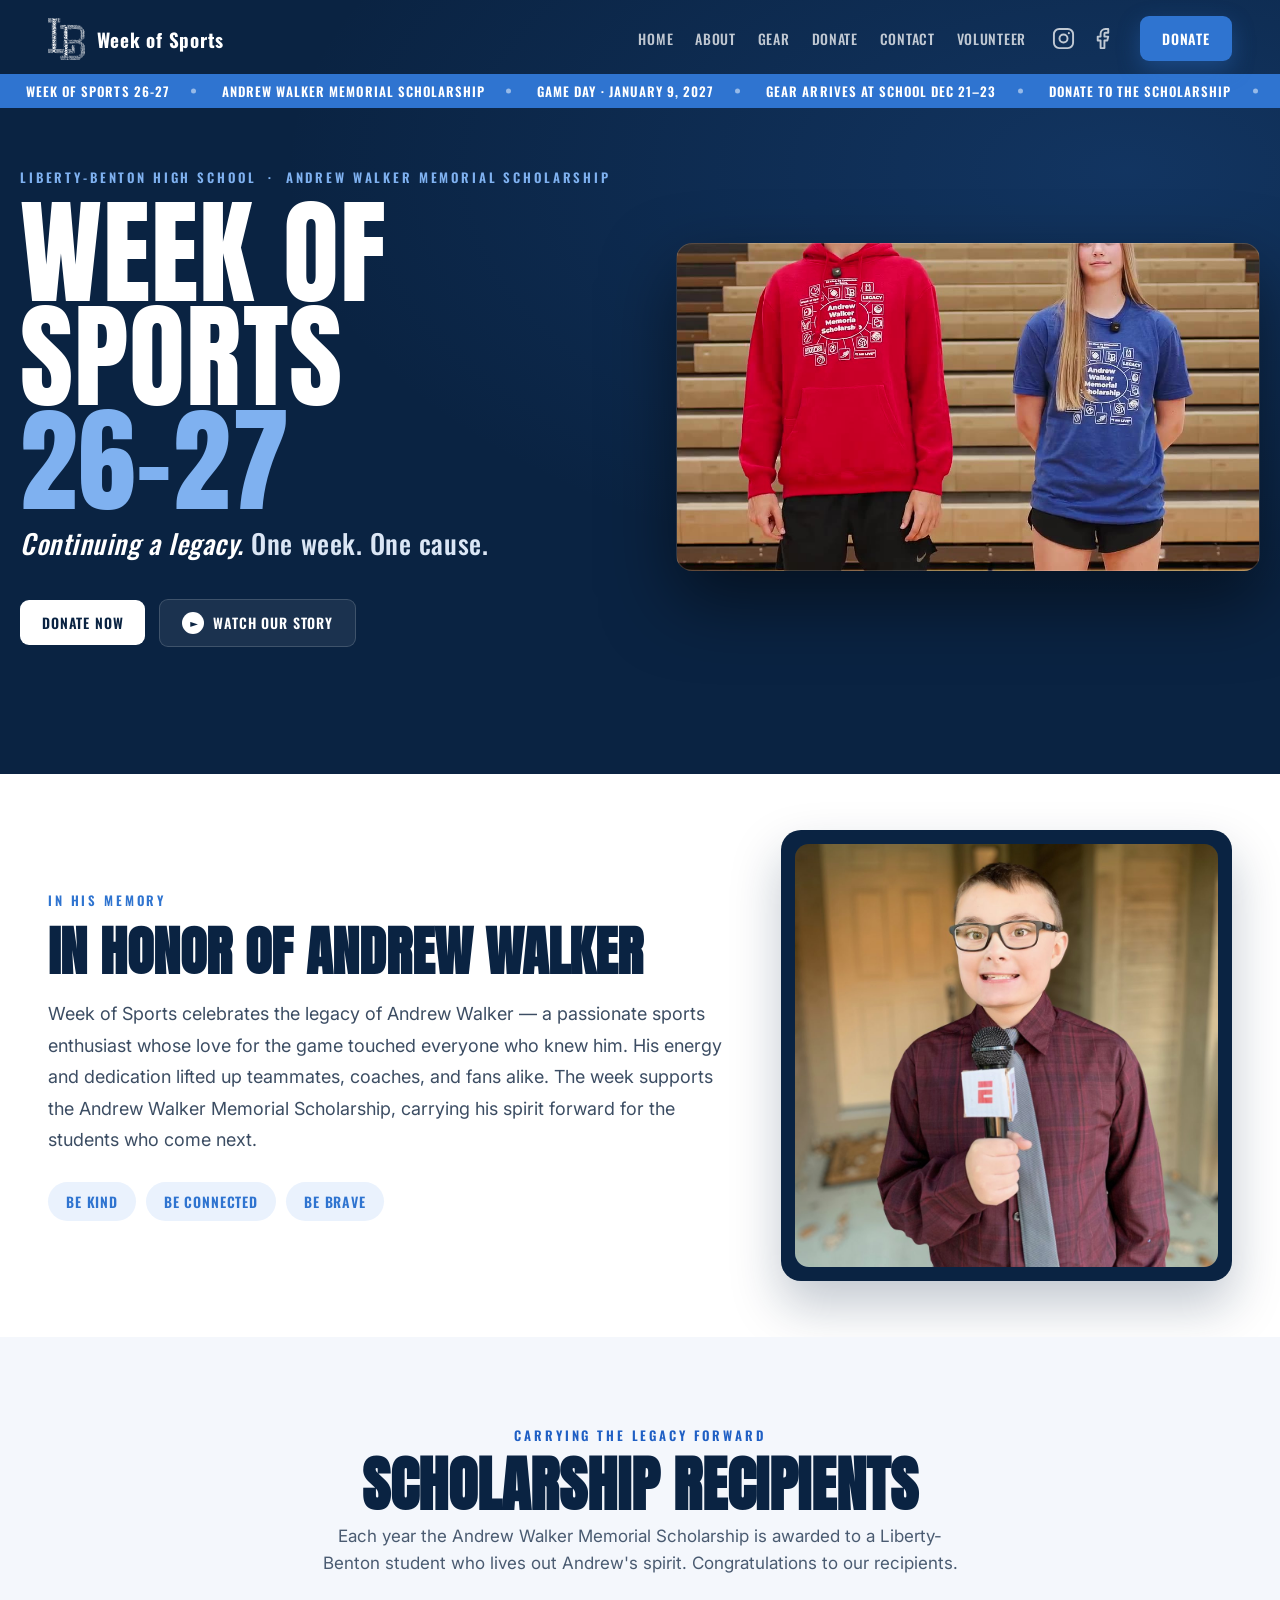
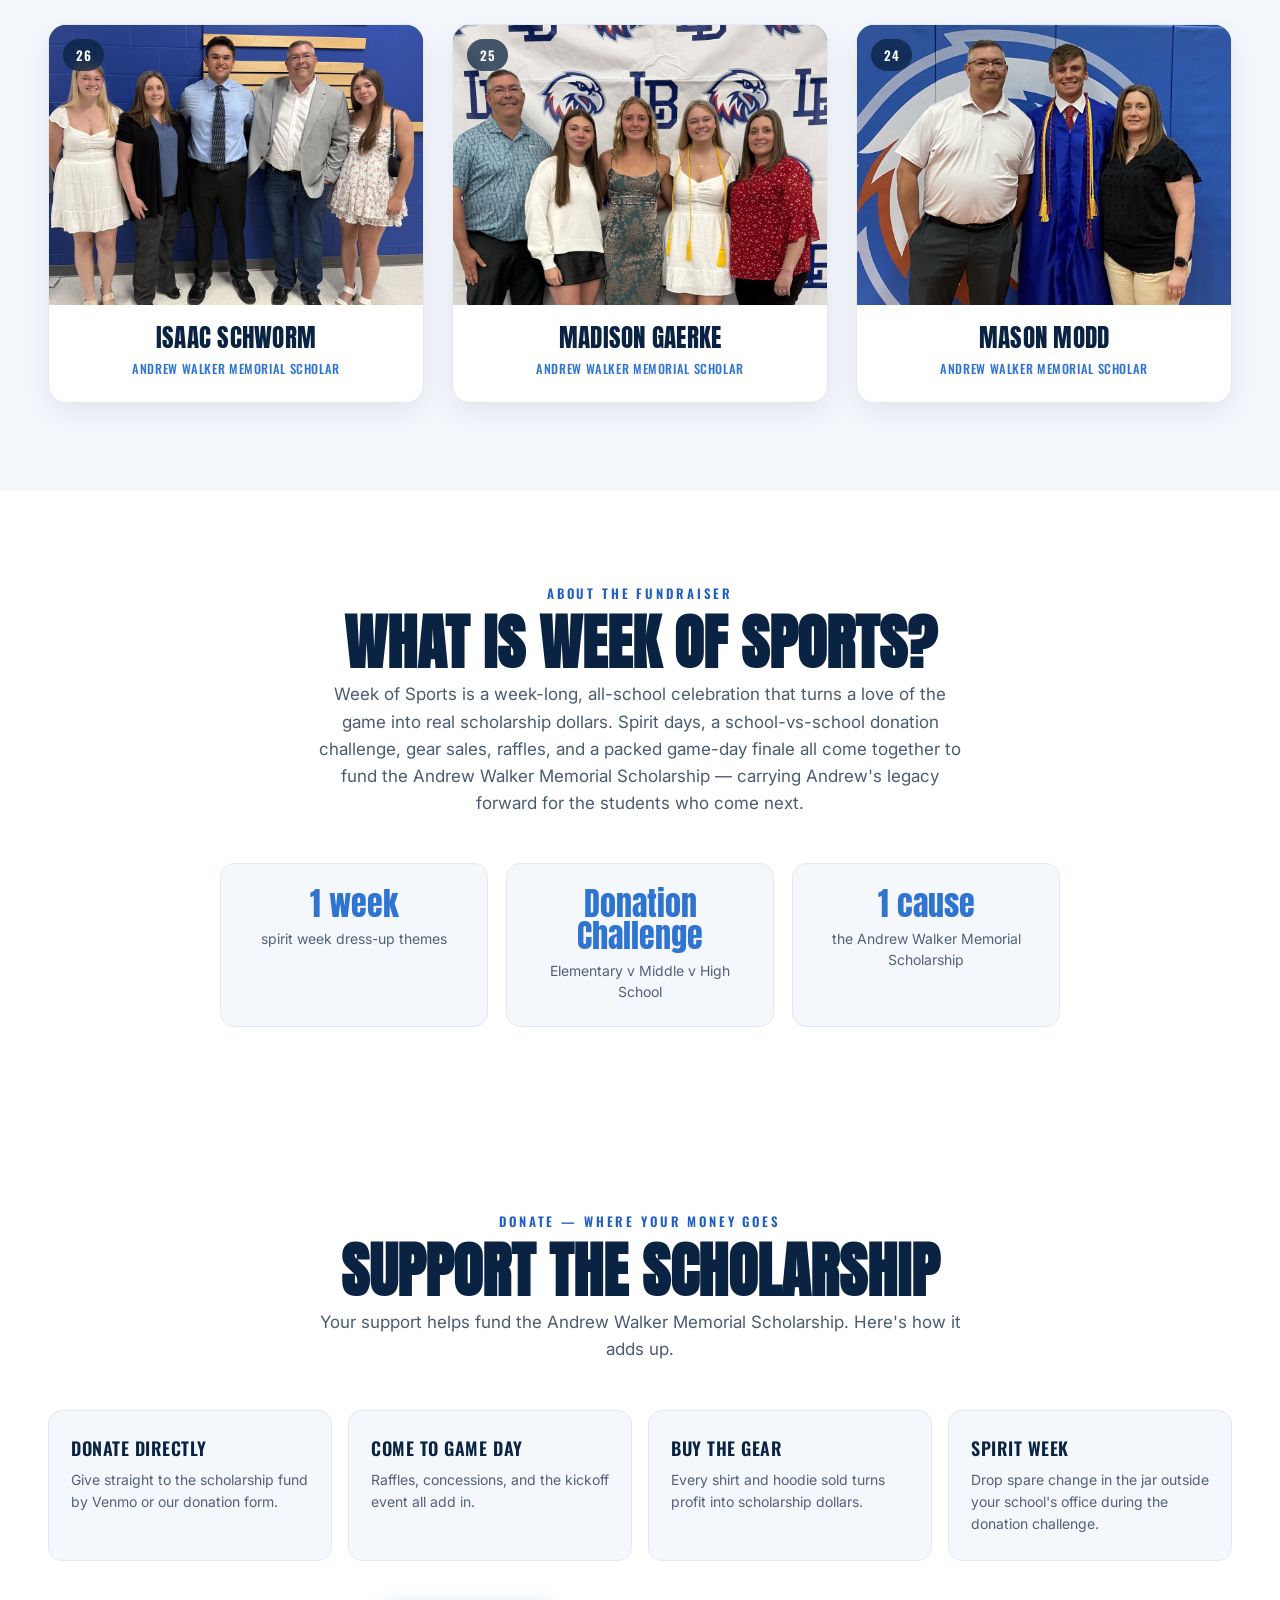
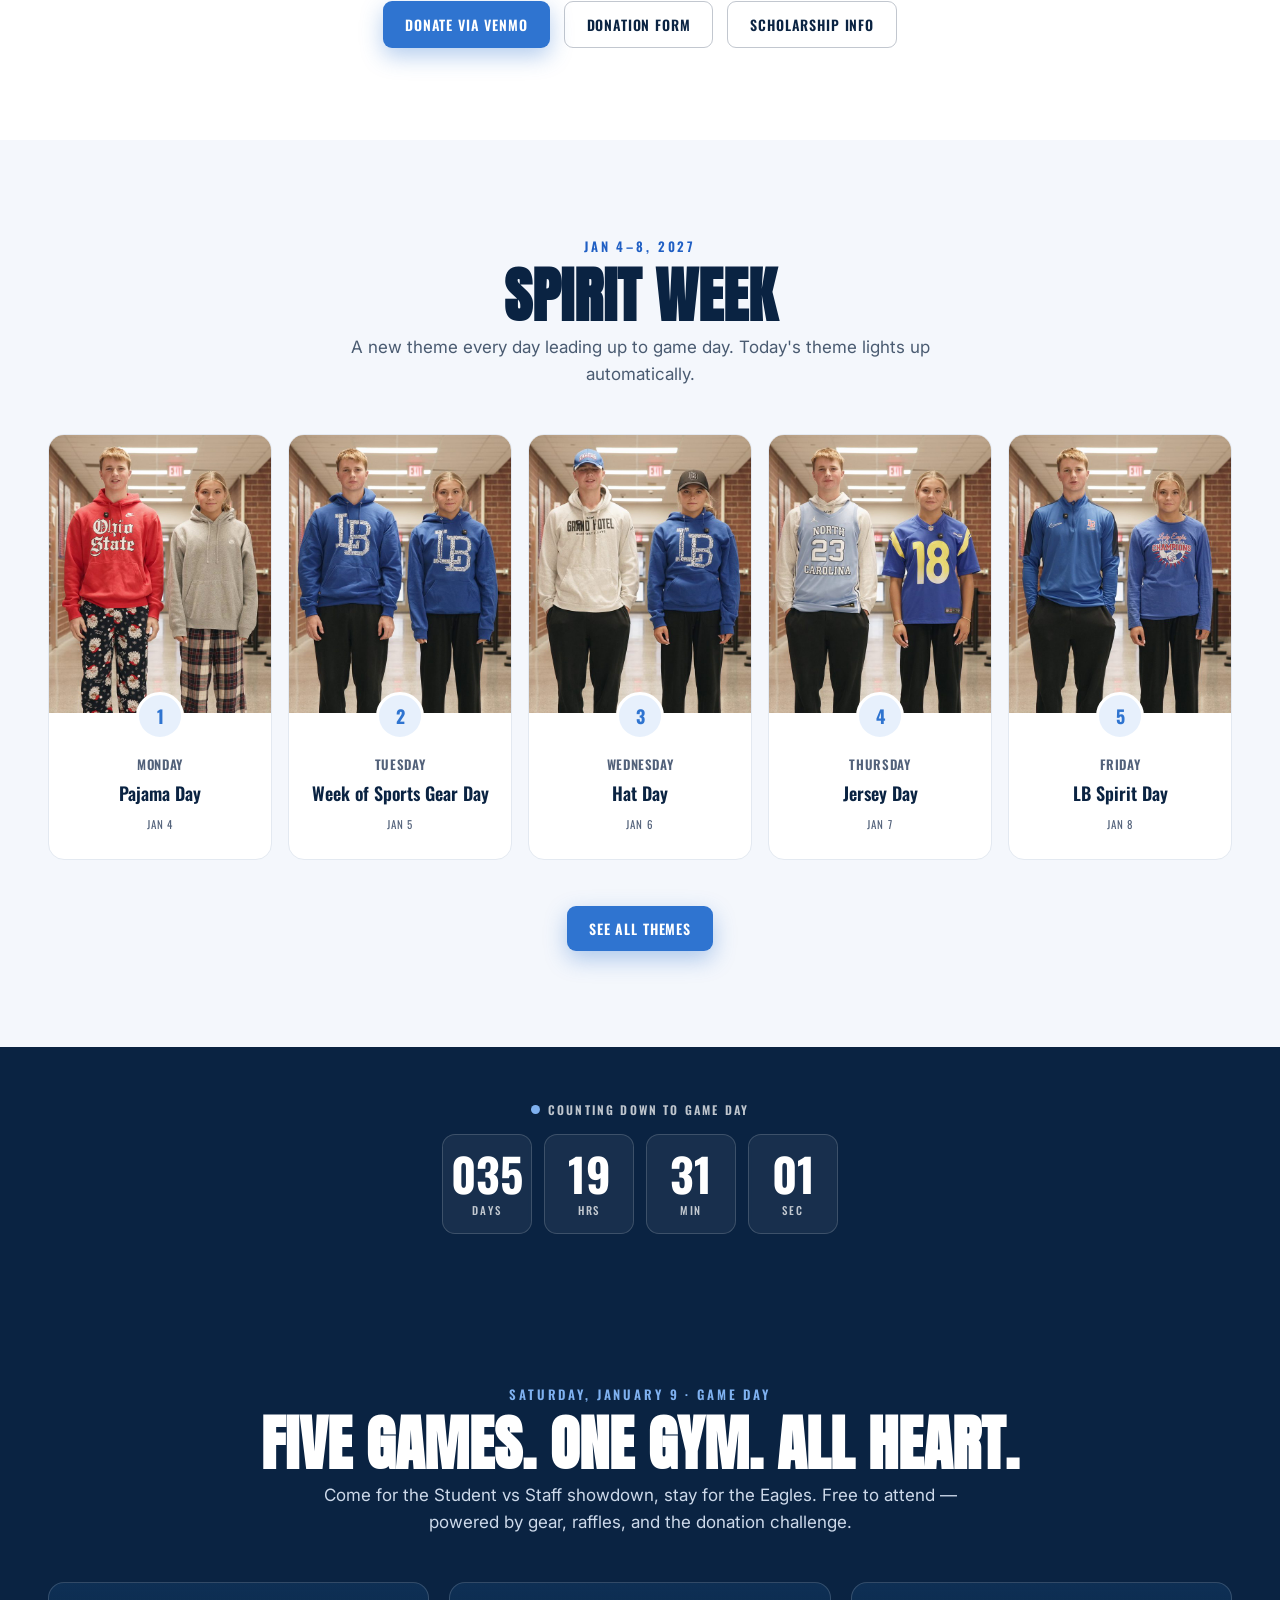
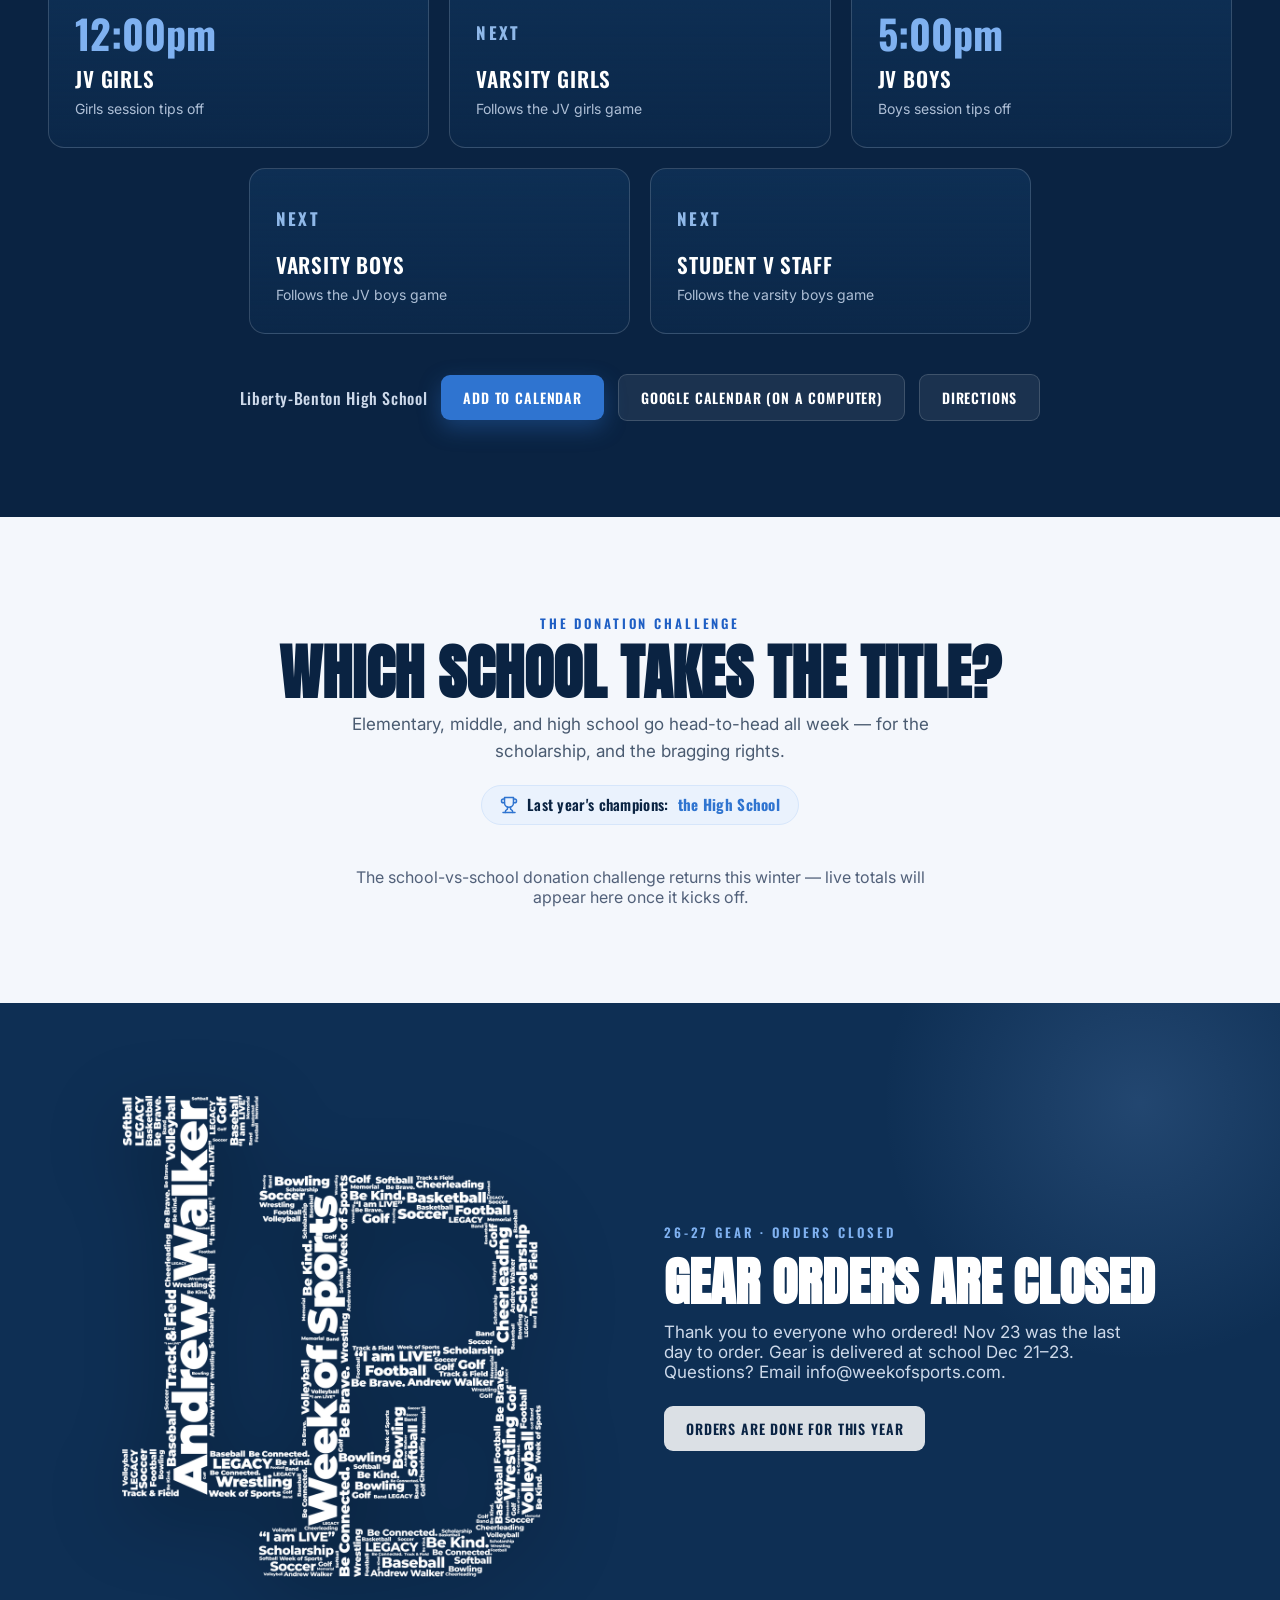
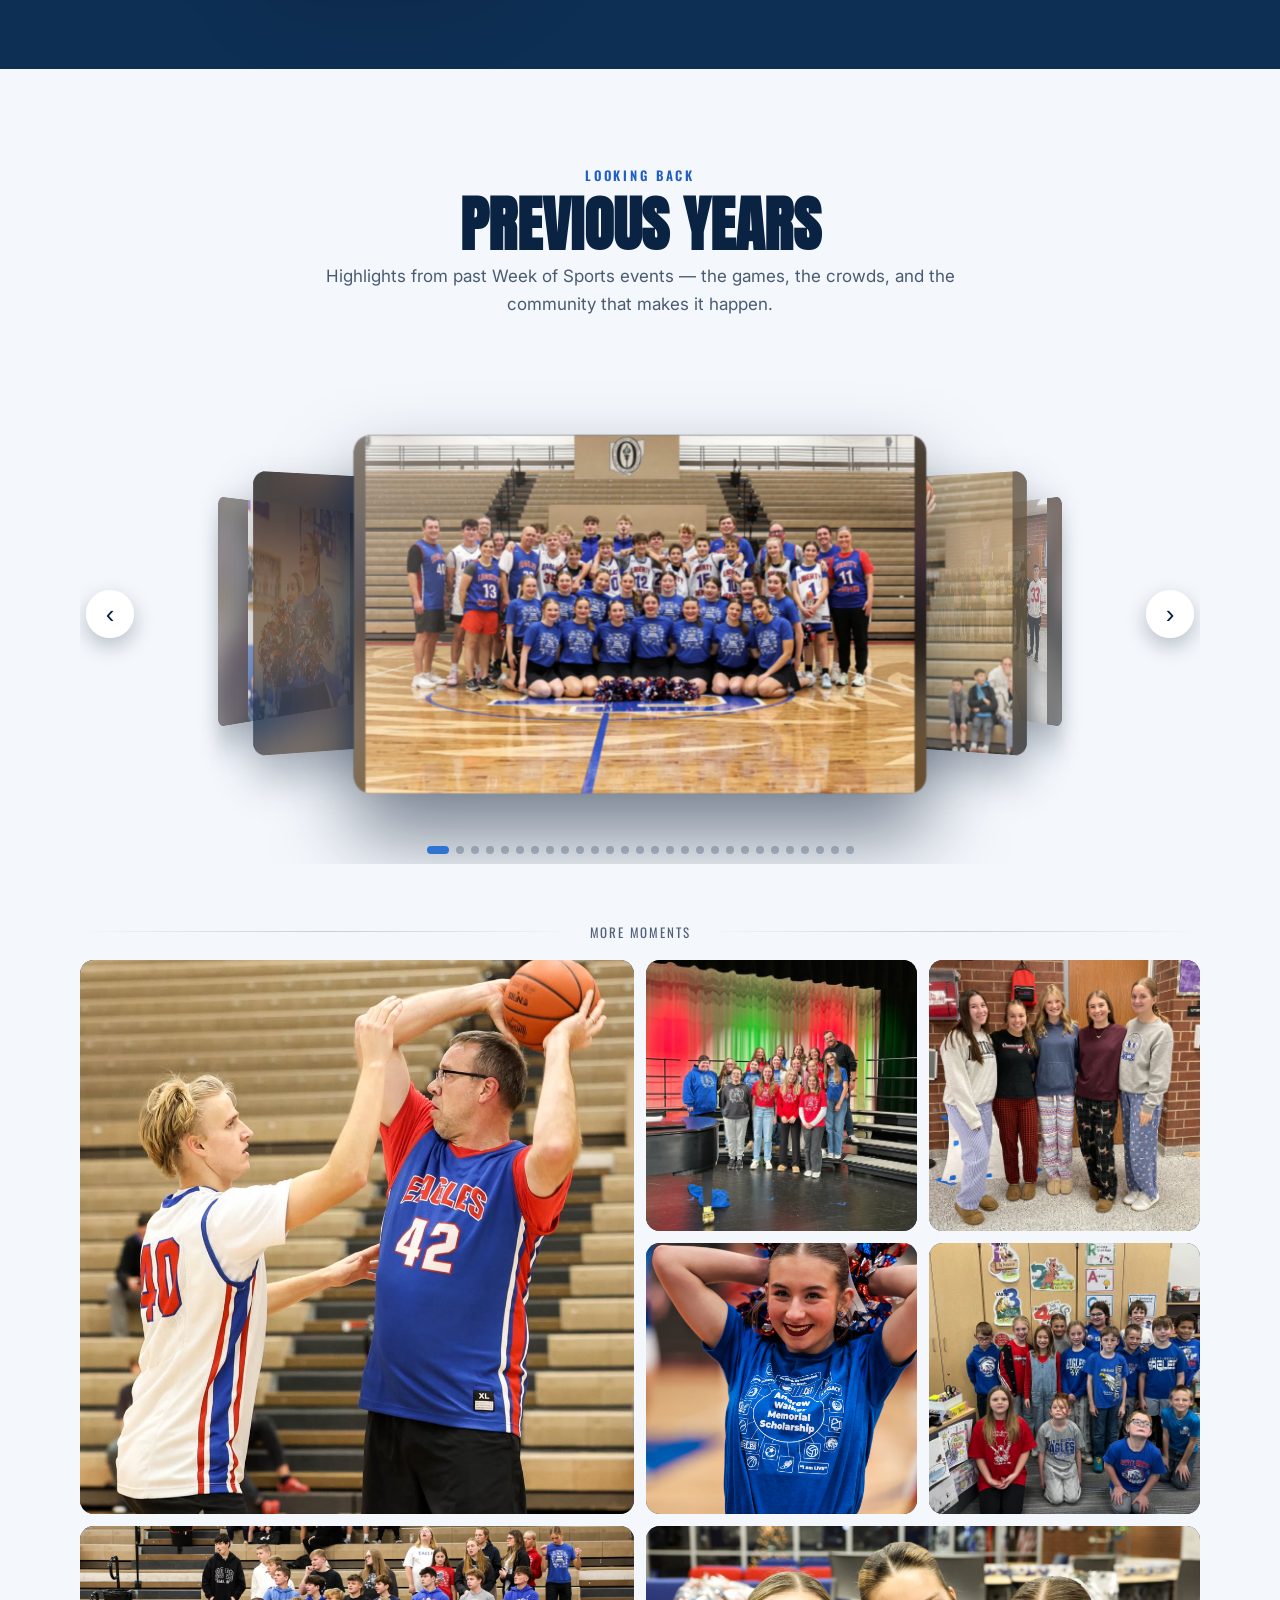
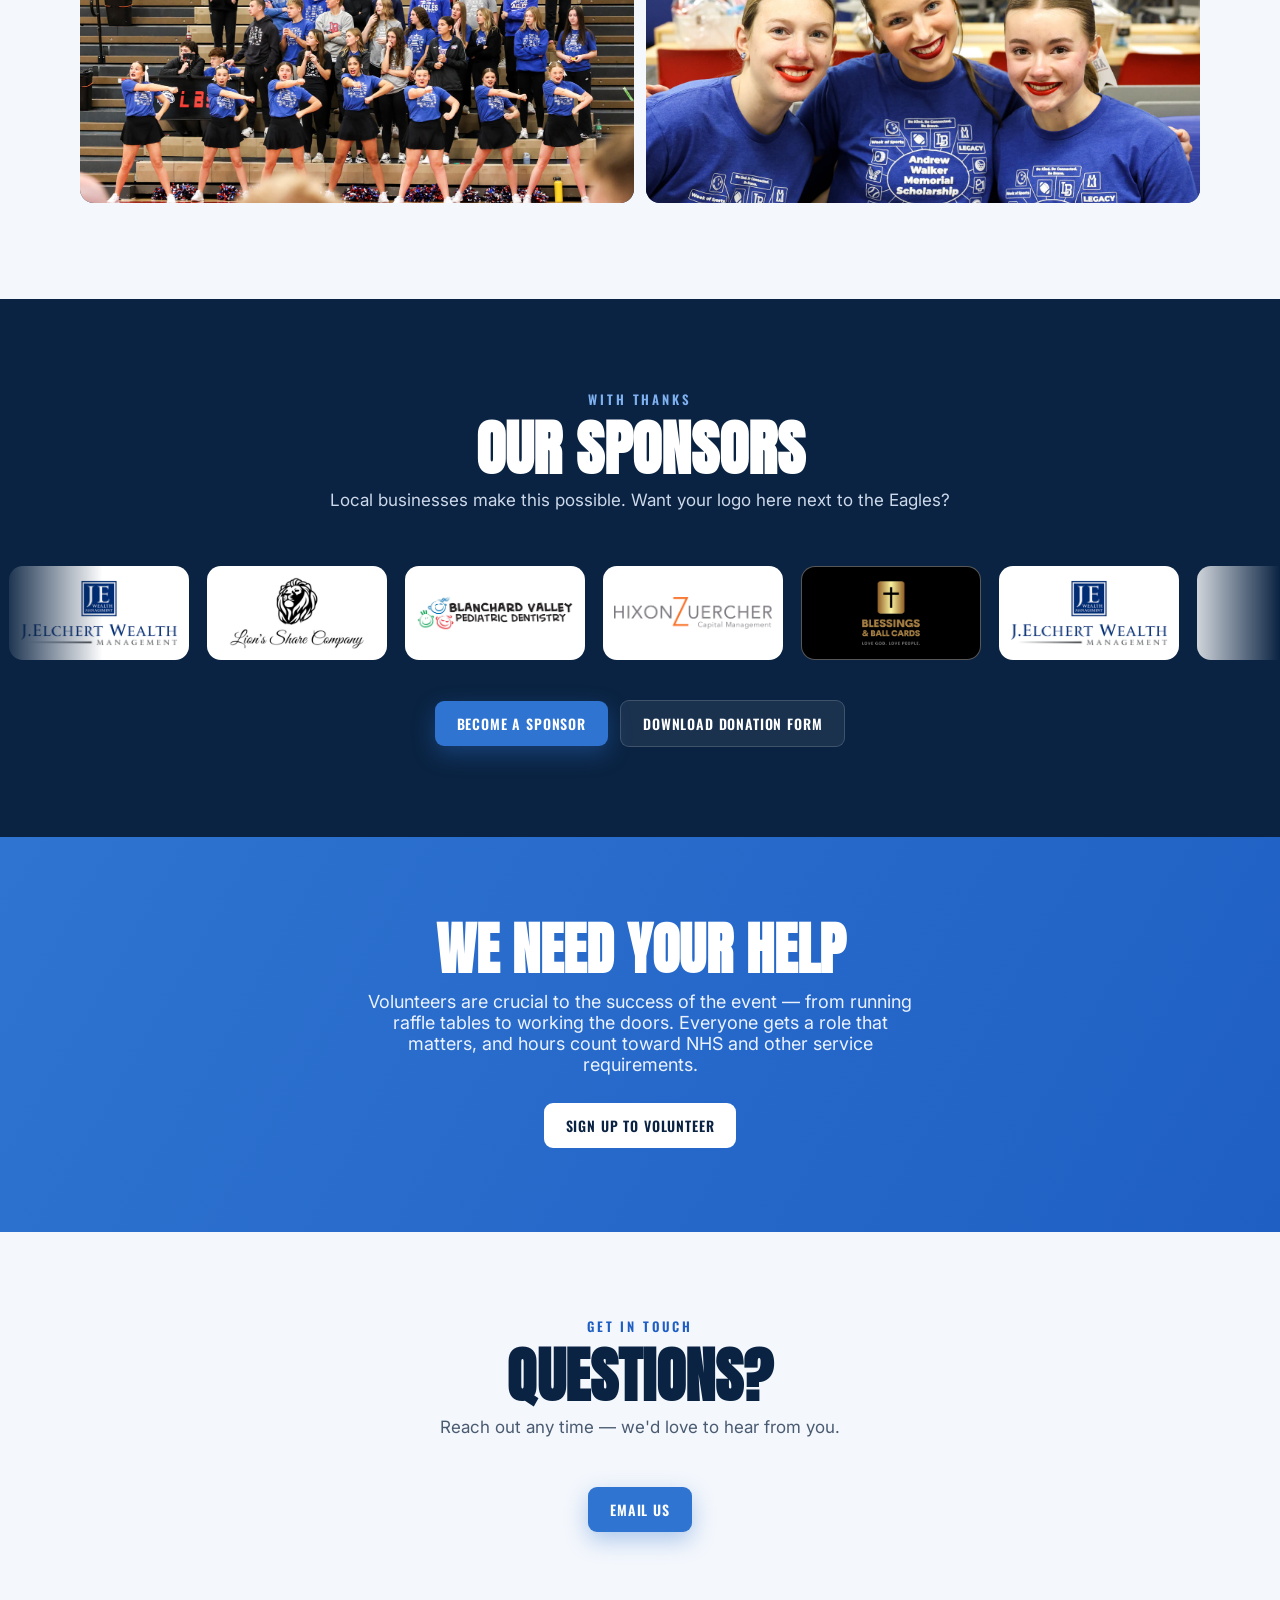
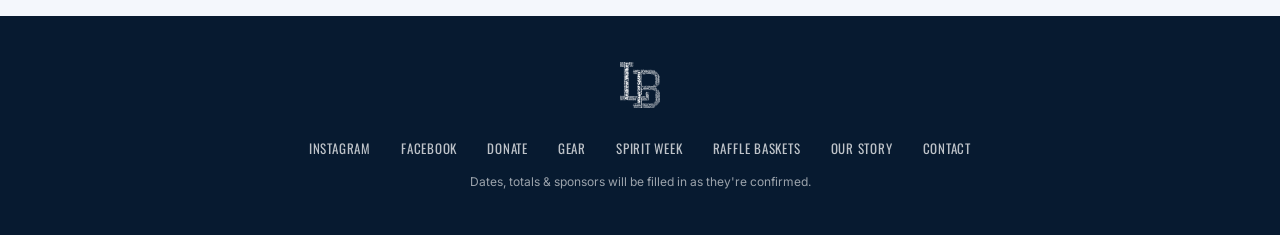
<file: index.html>
<!DOCTYPE html>
<html lang="en">
<head>
<meta charset="UTF-8" />
<meta name="viewport" content="width=device-width, initial-scale=1.0" />
<!-- Opt in to scroll-reveal animations ONLY if this browser can actually run them.
     Everything in a .reveal starts hidden, so if this line never runs the content
     simply stays visible instead of disappearing. Must be in <head>, before paint. -->
<script>
if(window.IntersectionObserver&&!(window.matchMedia&&window.matchMedia('(prefers-reduced-motion: reduce)').matches)){
  document.documentElement.className+=' js-anim';
  /* Safety net lives HERE, not in the main script at the end of <body>, so that a
     JavaScript error anywhere else on the page can't take it down with it. After 4s
     anything still unrevealed is shown regardless. */
  setTimeout(function(){
    var e=document.querySelectorAll('.reveal:not(.in)');
    for(var i=0;i<e.length;i++){ e[i].className+=' in'; }
  },4000);
}
</script>
<title>Week of Sports 26-27 · Andrew Walker Memorial Scholarship</title>
<meta name="description" content="The Andrew Walker Memorial Scholarship fundraiser at Liberty-Benton. Game day is Saturday, January 9, 2027 — join the school-vs-school donation challenge, grab this year's gear, and carry Andrew's legacy forward.">
<meta property="og:type" content="website">
<meta property="og:site_name" content="Week of Sports">
<meta property="og:title" content="Week of Sports 26-27 · Andrew Walker Memorial Scholarship">
<meta property="og:description" content="Game day is Saturday, January 9, 2027. Join the school-vs-school donation challenge, grab this year's gear, and support the Andrew Walker Memorial Scholarship.">
<meta property="og:url" content="https://weekofsports.com/">
<meta property="og:image" content="https://weekofsports.com/assets/share-card.png?v=2">
<meta property="og:image:width" content="1200">
<meta property="og:image:height" content="630">
<meta name="twitter:card" content="summary_large_image">
<meta name="twitter:image" content="https://weekofsports.com/assets/share-card.png?v=2">
<link rel="preconnect" href="https://fonts.googleapis.com">
<link rel="preconnect" href="https://fonts.gstatic.com" crossorigin>
<link rel="preconnect" href="https://www.youtube.com">
<link rel="preconnect" href="https://i.ytimg.com">
<link href="https://fonts.googleapis.com/css2?family=Anton&family=Oswald:wght@500;600;700&family=Inter:wght@400;500;600;700&display=swap" rel="stylesheet">
<link rel="icon" type="image/png" sizes="32x32" href="/assets/favicon-32.png?v=2">
<link rel="icon" type="image/png" sizes="192x192" href="/assets/favicon-192.png?v=2">
<link rel="apple-touch-icon" href="/assets/favicon-180.png?v=2">
<link rel="manifest" href="/manifest.webmanifest">
<meta name="theme-color" content="#0a2342">
<meta name="apple-mobile-web-app-capable" content="yes">
<meta name="apple-mobile-web-app-status-bar-style" content="black-translucent">
<meta name="apple-mobile-web-app-title" content="Week of Sports">
<script src="/assets/pwa.js" defer></script>
<link rel="stylesheet" href="/assets/site.css">
<script src="/config.js"></script>
<script>
  (function(){ var W=window.WOS||{}, c=W.colors||{}, r=document.documentElement.style;
    for(var k in c){ r.setProperty('--'+k, c[k]); }
    if(W.cfBeaconToken){ var b=document.createElement('script'); b.defer=true; b.src='https://static.cloudflareinsights.com/beacon.min.js'; b.setAttribute('data-cf-beacon', JSON.stringify({token:W.cfBeaconToken})); document.head.appendChild(b); } })();
</script>
</head>
<body>

<header id="hdr">
  <div class="wrap nav">
    <a class="brand" href="#top"><img id="nav-logo" alt="Week of Sports logo" /> Week of Sports</a>
    <nav class="nav-links">
      <a href="#top">Home</a>
      <a href="#about">About</a>
      <a href="/gear/">Gear</a>
      <a href="#donate">Donate</a>
      <a href="#contact">Contact</a>
      <a href="#volunteer">Volunteer</a>
    </nav>
    <div class="nav-social">
      <a class="nav-ig" href="https://www.instagram.com/weekofsports" target="_blank" rel="noopener" aria-label="Follow Week of Sports on Instagram"><svg viewBox="0 0 24 24" width="23" height="23" fill="none" stroke="currentColor" stroke-width="2" stroke-linecap="round" stroke-linejoin="round" aria-hidden="true"><rect x="2" y="2" width="20" height="20" rx="5.5"></rect><circle cx="12" cy="12" r="4.2"></circle><circle cx="17.6" cy="6.4" r="1.1" fill="currentColor" stroke="none"></circle></svg></a>
      <a class="nav-ig" id="nav-fb" href="https://www.facebook.com/profile.php?id=61595107397935" target="_blank" rel="noopener" aria-label="Follow Week of Sports on Facebook"><svg viewBox="0 0 24 24" width="23" height="23" fill="none" stroke="currentColor" stroke-width="2" stroke-linecap="round" stroke-linejoin="round" aria-hidden="true"><path d="M18 2h-3a5 5 0 0 0-5 5v3H7v4h3v8h4v-8h3l1-4h-4V7a1 1 0 0 1 1-1h3z"></path></svg></a>
    </div>
    <button class="btn btn-primary hdr-cta" onclick="openVenmo()">Donate</button>
    <button class="nav-toggle" id="navToggle" aria-label="Open menu" aria-expanded="false" aria-controls="mnav"><span class="bars"></span></button>
  </div>
</header>

<div class="mnav" id="mnav" aria-hidden="true">
  <nav class="mnav-links" aria-label="Primary">
    <a class="mlink" href="#top">Home</a>
    <a class="mlink" href="#about">About</a>
    <a class="mlink" href="/gear/">Gear</a>
    <a class="mlink" href="#donate">Donate</a>
    <a class="mlink" href="#contact">Contact</a>
    <a class="mlink" href="#volunteer">Volunteer</a>
  </nav>
  <div class="mnav-cta">
    <button class="btn btn-primary" id="mnavDonate">Donate via Venmo</button>
    <div class="mnav-social">
      <a class="mnav-ig" href="https://www.instagram.com/weekofsports" target="_blank" rel="noopener"><svg viewBox="0 0 24 24" width="18" height="18" fill="none" stroke="currentColor" stroke-width="2" stroke-linecap="round" stroke-linejoin="round" aria-hidden="true"><rect x="2" y="2" width="20" height="20" rx="5.5"></rect><circle cx="12" cy="12" r="4.2"></circle><circle cx="17.6" cy="6.4" r="1.1" fill="currentColor" stroke="none"></circle></svg> Instagram</a>
      <a class="mnav-ig" id="mnav-fb" href="https://www.facebook.com/profile.php?id=61595107397935" target="_blank" rel="noopener"><svg viewBox="0 0 24 24" width="18" height="18" fill="none" stroke="currentColor" stroke-width="2" stroke-linecap="round" stroke-linejoin="round" aria-hidden="true"><path d="M18 2h-3a5 5 0 0 0-5 5v3H7v4h3v8h4v-8h3l1-4h-4V7a1 1 0 0 1 1-1h3z"></path></svg> Facebook</a>
    </div>
  </div>
</div>
<div class="ticker"><div class="ticker-track" id="ticker"></div></div>

<section class="hero" id="top">
  <div class="wrap hero-grid">
    <div class="hero-inner">
      <div class="eyebrow rise d1">Liberty-Benton High School &nbsp;·&nbsp; Andrew Walker Memorial Scholarship</div>
      <h1 class="rise d2">Week of<br>Sports <span class="yr" id="hero-year">26-27</span></h1>
      <p class="tag rise d3"><em>Continuing a legacy.</em> One week. One cause.</p>
      <div class="cta rise d4">
        <button class="btn btn-white" onclick="openVenmo()">Donate now</button>
        <button class="btn btn-ghost" onclick="openVideo()"><span class="play-ico">&#9658;</span> Watch our story</button>
      </div>
    </div>
    <div class="hero-video rise d3">
      <div class="hero-vframe">
        <div class="yt-bg" id="yt-bg"></div>
        <video id="hero-vid" autoplay muted loop playsinline></video>
      </div>
    </div>
  </div>
</section>

<section class="cause on-light" id="legacy">
  <div class="wrap cause-grid">
    <div class="reveal">
      <div class="eyebrow" style="color:var(--royal)">In his memory</div>
      <h2 id="cause-title"></h2>
      <p id="cause-body"></p>
      <div class="values" id="cause-values"></div>
    </div>
    <div class="crest-card reveal" id="cause-card"><img id="cause-crest" alt="Andrew Walker Memorial Scholarship crest" /></div>
  </div>
</section>

<section class="scholars on-light" id="recipients">
  <div class="wrap">
    <div class="sec-eyebrow">Carrying the legacy forward</div>
    <h2 class="sec-h">Scholarship recipients</h2>
    <p class="sec-sub">Each year the Andrew Walker Memorial Scholarship is awarded to a Liberty-Benton student who lives out Andrew's spirit. Congratulations to our recipients.</p>
    <div class="scholar-grid" id="scholars"></div>
  </div>
</section>

<section class="about-ev on-light" id="about">
  <div class="wrap">
    <div class="sec-eyebrow">About the fundraiser</div>
    <h2 class="sec-h" id="aboutev-title">What is Week of Sports?</h2>
    <p class="sec-sub" id="aboutev-body"></p>
    <div class="hl" id="aboutev-hl"></div>
  </div>
</section>

<section class="give on-light" id="donate">
  <div class="wrap">
    <div class="sec-eyebrow">Donate — where your money goes</div>
    <h2 class="sec-h">Support the scholarship</h2>
    <p class="sec-sub">Your support helps fund the Andrew Walker Memorial Scholarship. Here's how it adds up.</p>
    <div class="ways" id="ways"></div>
    <div class="center-cta" style="display:flex;gap:14px;justify-content:center;flex-wrap:wrap;margin-top:0">
      <button class="btn btn-primary" onclick="openVenmo()">Donate via Venmo</button>
      <a class="btn btn-outline" id="donation-form-link" download="Week of Sports Donation Form.pdf">Donation form</a>
      <a class="btn btn-outline" id="scholarship-link" target="_blank">Scholarship info</a>
    </div>
  </div>
</section>

<section class="spirit on-light" id="spirit">
  <div class="wrap">
    <div class="sec-eyebrow" id="spirit-when">Dates coming soon</div>
    <h2 class="sec-h">Spirit week</h2>
    <p class="sec-sub">A new theme every day leading up to game day. Today's theme lights up automatically.</p>
    <div class="days" id="days"></div>
    <div class="center-cta"><a class="btn btn-primary" href="/spirit-week-themes/">See all themes</a></div>
  </div>
</section>

<section class="countdown-sec" id="countdown">
  <div class="wrap">
    <div class="cd-label"><span class="pulse"></span> Counting down to game day</div>
    <div class="cd">
      <div class="cell"><div class="num" id="d-days">000</div><div class="lab">Days</div></div>
      <div class="cell"><div class="num" id="d-hrs">00</div><div class="lab">Hrs</div></div>
      <div class="cell"><div class="num" id="d-min">00</div><div class="lab">Min</div></div>
      <div class="cell"><div class="num" id="d-sec">00</div><div class="lab">Sec</div></div>
    </div>
  </div>
</section>

<section class="gameday on-dark" id="gameday">
  <div class="wrap">
    <div class="sec-eyebrow" id="gd-eyebrow">Saturday · game day</div>
    <h2 class="sec-h" id="gd-head">Five games. One gym. All heart.</h2>
    <p class="sec-sub">Come for the Student vs Staff showdown, stay for the Eagles. Free to attend — powered by gear, raffles, and the donation challenge.</p>
    <div class="games" id="games"></div>
    <div class="gd-meta">
      <span class="gd-where" id="gd-where"></span>
      <!-- The .ics link is the PRIMARY action: it's the only thing that pops the phone's
           calendar open automatically. iPhone opens it straight in Calendar with an
           "Add All" prompt; Android downloads it, then a tap opens it in the calendar app
           (Google Calendar included). Served as text/calendar so the OS handles it. -->
      <a class="btn btn-primary" id="cal-link" href="/week-of-sports.ics">Add to calendar</a>
      <!-- Google Calendar has NO link that adds all 11 dates on a phone — its add-by-URL
           subscribe only works on a computer — so it's the secondary, honestly labelled. -->
      <a class="btn btn-ghost" id="gcal-link" target="_blank" rel="noopener"
         href="https://calendar.google.com/calendar/r/settings/addbyurl?url=https%3A%2F%2Fweekofsports.com%2Fweek-of-sports.ics">Google Calendar (on a computer)</a>
      <a class="btn btn-ghost" id="dir-link" target="_blank">Directions</a>
    </div>
  </div>
</section>

<section class="challenge on-light" id="challenge">
  <div class="wrap">
    <div class="sec-eyebrow">The donation challenge</div>
    <h2 class="sec-h">Which school takes the title?</h2>
    <p class="sec-sub">Elementary, middle, and high school go head-to-head all week — for the scholarship, and the bragging rights.</p>
    <div class="champ-wrap"><span class="champ"><svg viewBox="0 0 24 24" fill="none" stroke="currentColor" stroke-width="2" stroke-linecap="round" stroke-linejoin="round" aria-hidden="true"><path d="M6 9H4.5a2.5 2.5 0 0 1 0-5H6"/><path d="M18 9h1.5a2.5 2.5 0 0 0 0-5H18"/><path d="M4 22h16"/><path d="M10 14.66V17c0 .55-.47.98-.97 1.21C7.85 18.75 7 20.24 7 22"/><path d="M14 14.66V17c0 .55.47.98.97 1.21C16.15 18.75 17 20.24 17 22"/><path d="M18 2H6v7a6 6 0 0 0 12 0V2Z"/></svg> Last year's champions: <b>the High School</b></span></div>
    <div class="thermo">
      <div class="thermo-top"><div class="thermo-raised"><b id="raised">$0</b> raised</div><div class="thermo-goal" id="goal"></div></div>
      <div class="thermo-track"><div class="thermo-fill" id="thermo"></div></div>
    </div>
    <div class="board" id="board"></div>
    <div class="days-board" id="days-board" hidden></div>
    <div class="board-foot" id="board-foot" hidden><span class="live-dot"></span> Live totals — <span id="live-updated">updating…</span></div>
  </div>
</section>

<section class="gear on-dark" id="gear">
  <div class="wrap gear-grid">
    <div class="reveal"><img id="shirt-img" alt="This year's Week of Sports gear design — the LB word-cloud" /></div>
    <div class="gear-copy reveal">
      <div class="eyebrow" id="gear-eyebrow">This year's gear</div>
      <h2 id="gear-h">Wear the legacy</h2>
      <p id="gear-p">Every purchase puts money straight toward the scholarship — and turns the whole community into a walking billboard for game day.</p>
      <!-- built from gearOrder.products so this can never drift from the order page -->
      <div class="price-chips" id="price-chips"></div>
      <div class="cta" id="gear-cta">
        <a class="btn btn-white" id="gear-link" target="_blank">Order gear</a>
        <a class="btn btn-ghost" href="/gear/">See the collection</a>
      </div>
    </div>
  </div>
</section>

<section class="gallery on-light" id="gallery">
  <div class="wrap">
    <div class="sec-eyebrow">Looking back</div>
    <h2 class="sec-h">Previous years</h2>
    <p class="sec-sub">Highlights from past Week of Sports events — the games, the crowds, and the community that makes it happen.</p>
    <div class="cf" id="cf">
      <div class="cf-stage" id="cfStage"></div>
      <button class="cf-btn cf-prev" id="cfPrev" aria-label="Previous photo">&#8249;</button>
      <button class="cf-btn cf-next" id="cfNext" aria-label="Next photo">&#8250;</button>
      <div class="cf-dots" id="cfDots"></div>
    </div>

    <div class="moments-head"><span class="ml-line"></span><span class="ml-txt">More moments</span><span class="ml-line"></span></div>
    <div class="moments" id="moments"></div>
  </div>
</section>

<section class="sponsors on-dark" id="sponsors">
  <div class="wrap">
    <div class="sec-eyebrow">With thanks</div>
    <h2 class="sec-h">Our sponsors</h2>
    <p class="sec-sub">Local businesses make this possible. Want your logo here next to the Eagles?</p>
  </div>
  <div class="smarquee"><div class="strack" id="strack"></div></div>
  <div class="wrap"><div class="center-cta" style="margin-top:34px;display:flex;gap:12px;justify-content:center;flex-wrap:wrap;align-items:center"><a class="btn btn-primary" id="sponsor-cta" href="https://mail.google.com/mail/?view=cm&amp;fs=1&amp;to=info@weekofsports.com&amp;su=Week%20of%20Sports%20sponsorship" target="_blank" rel="noopener">Become a sponsor</a><a class="btn btn-ghost" href="/assets/sponsor-form.pdf" download="Week of Sports Donation Form.pdf">Download donation form</a><p class="mail-fallback" id="sponsor-fallback" hidden style="flex-basis:100%"></p></div></div>
</section>

<section class="volunteer" id="volunteer">
  <div class="wrap">
    <h2>We need your help</h2>
    <p id="vol-text"></p>
    <a class="btn btn-white" id="vol-link" target="_blank">Sign up to volunteer</a>
  </div>
</section>

<section class="contact on-light" id="contact">
  <div class="wrap" style="text-align:center">
    <div class="sec-eyebrow">Get in touch</div>
    <h2 class="sec-h">Questions?</h2>
    <p class="sec-sub">Reach out any time — we'd love to hear from you.</p>
    <a class="btn btn-primary" id="contact-mail" href="https://mail.google.com/mail/?view=cm&amp;fs=1&amp;to=info@weekofsports.com" target="_blank" rel="noopener">Email us</a>
    <p class="mail-fallback" id="contact-fallback" hidden></p>
  </div>
</section>

<footer>
  <div class="wrap">
    <img id="foot-logo" alt="Week of Sports" />
    <div class="f-links">
      <a href="https://www.instagram.com/weekofsports" target="_blank">Instagram</a>
      <a id="foot-fb" href="https://www.facebook.com/profile.php?id=61595107397935" target="_blank">Facebook</a>
      <a href="#donate">Donate</a>
      <a href="/gear/">Gear</a>
      <a href="/spirit-week-themes/">Spirit week</a>
      <a href="/raffle-baskets/">Raffle baskets</a>
      <a href="/fundraising-video/">Our story</a>
      <a id="foot-mail">Contact</a>
    </div>
    <p class="f-note">Dates, totals &amp; sponsors will be filled in as they're confirmed.</p>
  </div>
</footer>

<div class="promo" id="gear-promo" hidden>
  <div class="promo-card">
    <button class="promo-x" id="promo-x" aria-label="Close">&times;</button>
    <!-- photos come from config.js → gearOrder.promoPhotos and scroll like the gear tiles -->
    <div class="promo-car" aria-label="Week of Sports gear">
      <div class="promo-track" id="promo-track"></div>
    </div>
    <div class="promo-dots" id="promo-dots" aria-hidden="true"></div>
    <div class="promo-body">
      <div class="eyebrow" style="color:var(--royal);text-align:center">New for 2027</div>
      <h3>Grab your gear</h3>
      <p>Tees, hoodies, hats, beanies &amp; more — every purchase funds the scholarship.</p>
      <a class="btn btn-primary" href="/gear/">Shop gear</a>
      <button class="promo-no" id="promo-no">No thanks</button>
    </div>
  </div>
</div>

<div class="modal" id="modal" onclick="if(event.target===this)closeVideo()">
  <div class="modal-box"><button class="modal-x" onclick="closeVideo()" aria-label="Close">&times;</button><div id="modal-content"></div></div>
</div>
<div class="lb" id="lb">
  <button class="lb-x" onclick="closeLB()" aria-label="Close">&times;</button>
  <button class="lb-nav lb-prev" onclick="stepLB(-1)" aria-label="Previous">&#8249;</button>
  <img id="lb-img" alt="" />
  <button class="lb-nav lb-next" onclick="stepLB(1)" aria-label="Next">&#8250;</button>
</div>

<script>
  var C = window.WOS || {};
  function S(id){ return document.getElementById(id); }
  function money(n){ return '$'+Math.round(n).toLocaleString('en-US'); }
  /* "Jan 4–8, 2027" from the first and last spirit week dates in config.js */
  function spiritRange(list){
    var a = new Date(list[0].date+'T12:00:00'), b = new Date(list[list.length-1].date+'T12:00:00');
    var mon = function(d){ return d.toLocaleDateString('en-US',{month:'short'}); };
    return mon(a)+' '+a.getDate()+'–'+(mon(a)===mon(b) ? '' : mon(b)+' ')+b.getDate()+', '+b.getFullYear();
  }

  /* ---- hero background: YouTube fundraising video (muted loop), or mp4 fallback ---- */
  var v = S('hero-vid');
  var hvf = document.querySelector('.hero-vframe'); if(hvf) hvf.style.backgroundImage = 'url('+C.heroPoster+')';
  if(C.heroYouTubeId){
    v.style.display = 'none';
    var yt = document.createElement('iframe');
    yt.src = 'https://www.youtube.com/embed/'+C.heroYouTubeId+'?autoplay=1&mute=1&controls=0&loop=1&playlist='+C.heroYouTubeId+'&playsinline=1&rel=0&modestbranding=1&showinfo=0&iv_load_policy=3&disablekb=1';
    yt.setAttribute('allow','autoplay; encrypted-media; picture-in-picture');
    yt.setAttribute('tabindex','-1');
    yt.title = 'Week of Sports fundraising video';
    S('yt-bg').appendChild(yt);
  } else {
    v.poster = C.heroPoster; v.src = C.heroVideo;
    v.play && v.play().catch(function(){});
  }

  /* ---- assets & text ---- */
  S('nav-logo').src = C.logo; S('foot-logo').src = C.logo;
  if(C.facebookUrl){ S('foot-fb').href = C.facebookUrl; S('nav-fb').href = C.facebookUrl; S('mnav-fb').href = C.facebookUrl; }
  S('hero-year').textContent = C.year;
  S('cause-title').textContent = C.cause.title;
  S('cause-body').textContent = C.cause.body;
  /* memorial card: a real photo of Andrew if one is set, otherwise the scholarship crest */
  (function(){
    var e = function(s){ return String(s==null?'':s).replace(/[&<>"]/g,function(c){return {'&':'&amp;','<':'&lt;','>':'&gt;','"':'&quot;'}[c];}); };
    var card = S('cause-card');
    if(C.cause && C.cause.photo){
      var cap = C.cause.photoCaption ? '<figcaption class="cause-cap">'+e(C.cause.photoCaption)+'</figcaption>' : '';
      card.className = card.className.replace('crest-card','cause-photo-card');
      card.innerHTML = '<img class="cause-photo" src="'+e(C.cause.photo)+'" alt="Andrew Walker" loading="lazy" decoding="async">'+cap;
    } else {
      S('cause-crest').src = C.crest;
    }
  })();
  S('cause-values').innerHTML = C.cause.values.map(function(x){return '<span class="value">'+x+'</span>';}).join('');
  S('scholars').innerHTML = (C.scholars||[]).map(function(s){
    return '<figure class="scholar reveal">'+
        '<div class="scholar-photo"><span class="scholar-badge">'+s.year+'</span>'+
          '<img src="'+s.photo+'" alt="'+s.name+', '+s.year+' Andrew Walker Memorial Scholarship recipient" loading="lazy"></div>'+
        '<figcaption><span class="scholar-name">'+s.name+'</span><span class="scholar-role">Andrew Walker Memorial Scholar</span></figcaption>'+
      '</figure>';
  }).join('');
  if(C.aboutEvent){
    S('aboutev-title').textContent = C.aboutEvent.title;
    S('aboutev-body').textContent = C.aboutEvent.body;
    S('aboutev-hl').innerHTML = (C.aboutEvent.highlights||[]).map(function(h){return '<div class="hlc"><div class="hk">'+h.k+'</div><div class="hv">'+h.v+'</div></div>';}).join('');
  }
  S('shirt-img').src = C.gearImage || C.shirt;
  /* One price list, one source of truth: gearOrder.products. Falls back to the old
     shirtPrice/hoodiePrice pair only if that list is missing. */
  (function(){
    var chips = S('price-chips'); if(!chips) return;
    var prods = (C.gearOrder && C.gearOrder.products) || [];
    if(!prods.length){
      prods = [{name:'T-shirt', price:C.shirtPrice}, {name:'Hoodie', price:C.hoodiePrice}]
                .filter(function(p){ return p.price != null; });
    }
    var esc = function(s){ return String(s==null?'':s).replace(/[&<>"]/g, function(c){
      return {'&':'&amp;','<':'&lt;','>':'&gt;','"':'&quot;'}[c]; }); };
    var money = function(n){ return '$' + (n % 1 ? Number(n).toFixed(2) : n); };
    chips.innerHTML = prods.map(function(p){
      var val = C.gearReady ? money(p.price) : 'Soon';
      return '<div class="pchip">' + esc(p.name) + ' <b>' + val + '</b></div>';
    }).join('');
  })();
  /* gear ordering: opens at gearOrder.opensAt, closes for good at gearOrder.closesAt */
  var GO = C.gearOrder || {}, opensAt = GO.opensAt ? Date.parse(GO.opensAt) : NaN, closesAt = GO.closesAt ? Date.parse(GO.closesAt) : NaN;
  var gearClosed = closesAt <= Date.now();
  var gearOpen = !gearClosed && (GO.orderingOpen !== false || opensAt <= Date.now());
  if(C.gearReady){
    S('gear-link').href = '/gear/';
    if(gearClosed){
      /* the season's orders are done: the section says so plainly instead of selling */
      S('gear-eyebrow').textContent = (C.year ? C.year + ' gear' : "This year's gear") + ' · Orders closed';
      S('gear-h').textContent = 'Gear orders are closed';
      S('gear-p').textContent = 'Thank you to everyone who ordered! ' + (GO.orderingEndedMsg || '');
      S('price-chips').hidden = true;
      S('gear-cta').innerHTML = '<span class="btn btn-white" aria-disabled="true" style="cursor:default;opacity:.85">Orders are done for this year</span>';
    }
  } else {
    S('gear-link').textContent = 'Coming soon'; S('gear-link').removeAttribute('href'); S('gear-link').style.cursor = 'default';
  }
  if(C.fundraisingGoal>0) S('goal').textContent = 'Goal  ' + money(C.fundraisingGoal);
  S('gd-where').textContent = C.location;
  S('vol-link').href = C.volunteerUrl;
  S('vol-text').textContent = C.volunteerText || '';
  S('donation-form-link').href = C.donationFormUrl || '#';
  S('scholarship-link').href = C.scholarshipUrl || '#';
  S('ways').innerHTML = (C.giveWays||[]).map(function(w){return '<div class="way"><h4>'+w.title+'</h4><p>'+w.text+'</p></div>';}).join('');
  /* ---- contact buttons ----
     Open a Gmail compose window in a new tab. This works in any browser without
     needing a default mail app configured (which is why a plain mailto: link
     looked broken). Also copy the address + reveal it as a backup for anyone who
     doesn't use Gmail. */
  function gmailCompose(addr, subject){
    return 'https://mail.google.com/mail/?view=cm&fs=1&to=' + encodeURIComponent(addr) +
           (subject ? '&su=' + encodeURIComponent(subject) : '');
  }
  function wireMail(btnId, noteId, subject){
    var btn = S(btnId); if(!btn) return;
    var addr = C.contactEmail || '';
    btn.href = gmailCompose(addr, subject);
    btn.target = '_blank'; btn.rel = 'noopener';
    var note = noteId ? S(noteId) : null;
    btn.addEventListener('click', function(){
      if(navigator.clipboard && navigator.clipboard.writeText){
        navigator.clipboard.writeText(addr).catch(function(){});
      }
      if(note){
        note.innerHTML = 'Prefer a different email app? Write to <a href="mailto:'+addr+'">'+addr+'</a> — we’ve copied it to your clipboard.';
        note.hidden = false;
      }
    });
  }
  wireMail('contact-mail', 'contact-fallback');
  wireMail('sponsor-cta', 'sponsor-fallback', 'Week of Sports sponsorship');
  var fm = S('foot-mail'); if(fm){ fm.href = gmailCompose(C.contactEmail); fm.target = '_blank'; fm.rel = 'noopener'; }

  /* ---- ticker ---- */
  /* a { beforeGearOpens, afterGearOpens, afterGearCloses } line shows whichever fits right now */
  var tk = (C.ticker||[]).map(function(s){
    if(s && typeof s === 'object') s = gearClosed ? (s.afterGearCloses || s.afterGearOpens) : gearOpen ? s.afterGearOpens : s.beforeGearOpens;
    return s ? '<span>'+s+'</span>' : '';
  }).join('');
  S('ticker').innerHTML = tk + tk;

  /* ---- game-day cards (or coming soon) ---- */
  S('games').innerHTML = (C.gameDayEvents||[]).length ? (C.gameDayEvents).map(function(g){
    /* a real clock time prints big; a word like "Next" prints small, so a game that
       simply follows another doesn't need an invented start time */
    var word = !/\d/.test(g.time||'');
    return '<div class="game"><div class="time'+(word?' time-word':'')+'">'+g.time+'</div><div class="gt">'+g.title+'</div><div class="gs">'+(g.sub||'')+'</div></div>';
  }).join('') : '<div class="game" style="flex-basis:100%;text-align:center"><div class="gt">Schedule coming soon</div><div class="gs">Game-day times will be announced closer to the event.</div></div>';
  /* headline counts the lineup, so adding or dropping a game in config.js can't leave it saying the wrong number */
  (function(){
    var n = (C.gameDayEvents||[]).length;
    var w = ['','One','Two','Three','Four','Five','Six','Seven','Eight','Nine','Ten'][n];
    if(w) S('gd-head').textContent = w + (n===1 ? ' game' : ' games') + '. One gym. All heart.';
  })();

  /* ---- add to calendar + directions ---- */
  (function(){
    S('dir-link').href = 'https://www.google.com/maps/search/?api=1&query='+encodeURIComponent(C.mapsQuery||C.location);
    /* The button links straight to /week-of-sports.ics — a real file, not a generated
       Google Calendar URL, because a Google TEMPLATE link can only ever carry ONE event
       and this schedule has eleven. Tapping it on a phone offers "Add All to Calendar";
       on a desktop it downloads. To change the dates, edit week-of-sports.ics. */
    if(C.gameDay){
      var d = new Date(C.gameDay);
      S('gd-eyebrow').textContent = d.toLocaleDateString('en-US',{weekday:'long', month:'long', day:'numeric'}) + ' · game day';
    } else {
      S('gd-eyebrow').textContent = 'Game day · date coming soon';
    }
  })();

  /* ---- donation challenge: live leaderboard / static / coming soon ---- */
  var Challenge = (function(){
    var L = C.leaderboard || {};
    var goal = +(L.goal || C.fundraisingGoal || 0);
    /* fromAdmin: totals come from the organizers' Total Raised tab (the orders script's
       public ?challenge=1 answer, which holds only the school-by-day jar totals). It turns
       on by itself at startsAt; add ?challenge-preview to the URL to see it early. */
    var api = String(C.ordersApiUrl||'').trim();
    var preview = /challenge-preview/.test(location.search);
    var fromAdmin = !!(L.fromAdmin && api && (preview || !L.startsAt || Date.parse(L.startsAt) <= Date.now()));
    var live = fromAdmin || !!(L.csvUrl && String(L.csvUrl).trim());
    var daysEl = S('days-board'), dayData = null;
    var boardEl = S('board'), foot = S('board-foot'), thermoWrap = document.querySelector('.thermo');
    var reduce = window.matchMedia && window.matchMedia('(prefers-reduced-motion: reduce)').matches;
    var base = (C.divisions||[]).map(function(d){ return { name:d.name, tagline:d.tagline||'', color:d.color||'royal', amount:+d.amount||0 }; });
    function baseOf(name){ var k=String(name||'').toLowerCase().trim(); for(var i=0;i<base.length;i++){ if(base[i].name.toLowerCase().trim()===k) return base[i]; } return null; }
    var data = null, shown = false, updatedAt = 0;

    function total(divs){ return (divs||[]).reduce(function(s,d){ return s+(+d.amount||0); },0); }
    function q(name){ return String(name).replace(/"/g,'\\"'); }

    function paintThermo(animate){
      var t = total(data), rb = S('raised');
      if(rb){ if(animate && !reduce) countUp(rb, t, 1400, +rb.dataset.v||0); else rb.textContent = money(t); rb.dataset.v = t; }
      var g = S('goal'), track = document.querySelector('.thermo-track');
      if(goal>0){ if(g) g.textContent = 'Goal '+money(goal); if(S('thermo')) S('thermo').style.width = Math.min(100, t/goal*100)+'%'; }
      else { if(g) g.style.display='none'; if(track) track.style.display='none'; }
    }

    function rowFor(name){
      var row = boardEl.querySelector('.row[data-div="'+q(name)+'"]');
      if(!row){
        row = document.createElement('div'); row.className='row'; row.setAttribute('data-div', name); row.dataset.val='0';
        row.innerHTML = '<div class="rank"></div><div class="team"><div class="name"></div><div class="meta"></div></div><div class="bar-wrap"><div class="bar"></div></div><div class="amt">$0</div>';
      }
      return row;
    }

    function paint(animate){
      if(!data) return;
      var divs = data.slice().sort(function(a,b){ return b.amount-a.amount; });
      var max = Math.max(1, divs.length ? divs[0].amount : 1);
      var firsts = {};
      Array.prototype.forEach.call(boardEl.children, function(r){ firsts[r.getAttribute('data-div')] = r.getBoundingClientRect().top; });
      divs.forEach(function(d,i){
        var row = rowFor(d.name); boardEl.appendChild(row);
        row.querySelector('.rank').textContent = i+1;
        row.querySelector('.name').textContent = d.name;
        row.querySelector('.meta').textContent = d.tagline||'';
        row.classList.toggle('leader', i===0 && d.amount>0);
        row.querySelector('.bar').style.background = 'var(--'+(d.color||'royal')+')';
        var bar = row.querySelector('.bar'), amtEl = row.querySelector('.amt'), prev = +row.dataset.val||0;
        var pct = Math.round(d.amount/max*100);
        if(shown){
          bar.style.width = pct+'%';
          if(animate && !reduce) countUp(amtEl, d.amount, 1200, prev); else amtEl.textContent = money(d.amount);
          row.dataset.val = d.amount;
        } else { bar.style.width='0%'; amtEl.textContent='$0'; row.dataset.val='0'; }
      });
      if(animate && !reduce){
        Array.prototype.forEach.call(boardEl.children, function(row){
          var first = firsts[row.getAttribute('data-div')]; if(first==null) return;
          var dy = first - row.getBoundingClientRect().top; if(!dy) return;
          row.style.transition='none'; row.style.transform='translateY('+dy+'px)';
          requestAnimationFrame(function(){ row.style.transition='transform .6s cubic-bezier(.22,1,.36,1)'; row.style.transform=''; });
        });
      }
      paintThermo(animate);
    }

    function stamp(){
      if(!live || !foot || !shown) return;
      foot.hidden = false;
      var s = Math.max(0, Math.round((Date.now()-updatedAt)/1000)), u = S('live-updated');
      if(u) u.textContent = s<5 ? 'updated just now' : ('updated '+(s<60 ? s+'s' : Math.round(s/60)+' min')+' ago');
    }
    function applyData(divs){ if(!divs || !divs.length) return; data=divs; updatedAt=Date.now(); paint(true); stamp(); paintDays(); }

    /* day-by-day table: schools down, Spirit Week days across; a day still to come shows a dash */
    function paintDays(){
      if(!daysEl || !dayData || !(C.spiritWeek||[]).length) return;
      var sw = C.spiritWeek, n = new Date(), today = n.getFullYear()+'-'+('0'+(n.getMonth()+1)).slice(-2)+'-'+('0'+n.getDate()).slice(-2);
      var any = dayData.some(function(s){ return s.amount > 0; });
      if(!any){ daysEl.hidden = true; return; }
      var best = {}; sw.forEach(function(d){ var m = 0; dayData.forEach(function(s){ m = Math.max(m, +(s.days||{})[d.date]||0); }); best[d.date] = m; });
      var rows = dayData.slice().sort(function(a,b){ return b.amount-a.amount; });
      daysEl.innerHTML = '<h3>Day by day</h3><div class="days-scroll"><table><thead><tr><th>School</th>' +
        sw.map(function(d){ return '<th'+(d.date===today?' class="today"':'')+'>'+String(d.day||'').slice(0,3)+'<small>'+d.theme+'</small></th>'; }).join('') +
        '<th>Total</th></tr></thead><tbody>' +
        rows.map(function(s){
          return '<tr><td>'+s.name+'</td>' + sw.map(function(d){
            var v = +(s.days||{})[d.date]||0;
            return v ? '<td'+(v===best[d.date]?' class="best"':'')+'>'+money(v)+'</td>' : '<td class="none">—</td>';
          }).join('') + '<td class="tot">'+money(s.amount)+'</td></tr>';
        }).join('') + '</tbody></table></div>';
      daysEl.hidden = false;
    }
    function fetchAdmin(){
      fetch(api + (api.indexOf('?')>=0?'&':'?') + 'challenge=1&_=' + Date.now(), {cache:'no-store'})
        .then(function(r){ return r.json(); })
        .then(function(j){
          if(!j || !j.ok || !j.schools) throw 0;
          dayData = j.schools;
          applyData(j.schools.map(function(s){ var b = baseOf(s.name)||{}; return { name:s.name, amount:+s.amount||0, tagline:b.tagline||'', color:b.color||'royal' }; }));
        }).catch(function(){ if(!data) applyData(base.map(function(b){ return { name:b.name, tagline:b.tagline, color:b.color, amount:0 }; })); });
    }

    function parseLine(line){ var out=[],cur='',inq=false; for(var i=0;i<line.length;i++){ var ch=line[i]; if(inq){ if(ch=='"'){ if(line[i+1]=='"'){cur+='"';i++;} else inq=false; } else cur+=ch; } else { if(ch=='"')inq=true; else if(ch==','){ out.push(cur); cur=''; } else cur+=ch; } } out.push(cur); return out; }
    function parseCSV(text){
      var lines = text.replace(/\r/g,'').split('\n').filter(function(l){ return l.trim().length; });
      if(!lines.length) return [];
      var head = parseLine(lines[0]).map(function(h){ return h.toLowerCase().trim(); });
      var di=-1, ai=-1, ti=-1, ci=-1;
      head.forEach(function(h,i){ if(di<0&&/division|class|team|name|group|school/.test(h))di=i; if(ai<0&&/amount|total|raised|dollar|\$/.test(h))ai=i; if(ti<0&&/tagline|slogan|motto/.test(h))ti=i; if(ci<0&&/colou?r/.test(h))ci=i; });
      if(di<0)di=0; if(ai<0)ai=1;
      var out=[];
      for(var r=1;r<lines.length;r++){
        var c=parseLine(lines[r]), name=(c[di]||'').trim(); if(!name) continue;
        var amt=parseFloat(String(c[ai]||'').replace(/[^0-9.]/g,''))||0, b=baseOf(name)||{};
        out.push({ name:name, amount:amt, tagline:(ti>=0&&c[ti]?c[ti].trim():b.tagline||''), color:(ci>=0&&c[ci]?c[ci].trim():b.color||'royal') });
      }
      return out;
    }
    function fetchLive(){
      var url = String(L.csvUrl).trim(); url += (url.indexOf('?')>=0?'&':'?')+'_='+Date.now();
      fetch(url, {cache:'no-store'}).then(function(r){ return r.text(); }).then(function(t){
        var divs = parseCSV(t);
        if(divs.length) applyData(divs); else if(!data) applyData(base);
      }).catch(function(){ if(!data) applyData(base); });
    }

    function onShown(){ if(shown) return; shown=true; if(data) paint(true); stamp(); }
    function init(){
      if(!live && goal<=0){
        if(thermoWrap) thermoWrap.style.display='none';
        boardEl.innerHTML = '<p class="board-soon">The school-vs-school donation challenge returns this winter — live totals will appear here once it kicks off.</p>';
        return;
      }
      if(live){ var get = fromAdmin ? fetchAdmin : fetchLive; get(); setInterval(get, Math.max(20, +L.refreshSeconds||45)*1000); setInterval(stamp, 1000); }
      else { applyData(base); }
    }
    return { init:init, onShown:onShown };
  })();
  Challenge.init();

  /* ---- spirit week (highlight today) or coming soon ---- */
  /* the viewer's own date: toISOString() is UTC, which in Ohio rolls over to "tomorrow" at 7-8pm */
  var now = new Date(), todayStr = now.getFullYear()+'-'+('0'+(now.getMonth()+1)).slice(-2)+'-'+('0'+now.getDate()).slice(-2);
  S('days').innerHTML = (C.spiritWeek||[]).length ? (C.spiritWeek).map(function(s,i){
    var isToday = s.date===todayStr;
    var badge = isToday ? 'Today' : new Date(s.date+'T12:00:00').toLocaleDateString('en-US',{month:'short',day:'numeric'});
    var photo = s.photo ? '<div class="dphoto"><img src="'+s.photo+'" alt="'+s.theme+': example outfits" width="640" height="800" loading="lazy"></div>' : '';
    return '<div class="day'+(isToday?' today':'')+'">'+photo+'<div class="dnum">'+(i+1)+'</div><div class="dname">'+s.day+'</div><div class="dtheme">'+s.theme+'</div><div class="badge">'+badge+'</div></div>';
  }).join('') : '<p style="grid-column:1/-1;text-align:center;color:#6a7a8f;font-size:16px">This year’s spirit week themes are coming soon!</p>';
  if((C.spiritWeek||[]).length) S('spirit-when').textContent = spiritRange(C.spiritWeek);

  /* ---- previous years: rotating carousel (blur-fill so every photo fits) ---- */
  var imgs = [];
  var pastN = C.pastCount || 0;
  for(var i=1;i<=pastN;i++){ imgs.push('/assets/past/'+(i<10?'0'+i:i)+'.jpg'); }
  (function(){
    var stage = S('cfStage'), dotsEl = S('cfDots'), n = imgs.length;
    if(!stage || !n) return;
    stage.innerHTML = imgs.map(function(src,idx){
      /* no src / background-image here on purpose — hydrate() fills them in only for
         cards near the current slide, so a phone downloads ~5 photos instead of all 28 */
      return '<div class="cf-card" data-i="'+idx+'" data-src="'+src+'"><div class="cf-bg"></div><img loading="lazy" decoding="async" alt="Week of Sports — past event photo"></div>';
    }).join('');
    dotsEl.innerHTML = imgs.map(function(_,idx){ return '<button class="cf-dot'+(idx===0?' on':'')+'" data-i="'+idx+'" aria-label="Go to photo '+(idx+1)+'"></button>'; }).join('');
    var cards = stage.children, dots = dotsEl.children, cur = 0, timer = null;
    var reduce = window.matchMedia && window.matchMedia('(prefers-reduced-motion: reduce)').matches;
    /* load a card's photo the first time it comes near the front. Cards further than
       2.5 slots away are opacity:0, so there is nothing to see and nothing to download. */
    var armed = false;
    function hydrate(card){
      if(!armed || card._loaded) return;
      var src = card.getAttribute('data-src'); if(!src) return;
      card._loaded = 1;
      var bg = card.querySelector('.cf-bg'); if(bg) bg.style.backgroundImage = 'url('+src+')';
      var im = card.querySelector('img');    if(im) im.src = src;
    }
    function layout(){
      for(var i=0;i<n;i++){
        var o=i-cur; if(o> n/2) o-=n; if(o< -n/2) o+=n;   /* shortest circular offset */
        var a=Math.abs(o), card=cards[i];
        if(a<=3) hydrate(card);                            /* visible 5, plus one either side */
        var x=o*40, z=-Math.min(a,3)*210, ry=-o*38, s=(o===0)?1.06:Math.max(0.78,1-a*0.12);
        card.style.transform='translate(-50%,-50%) translateX('+x+'%) translateZ('+z+'px) rotateY('+ry+'deg) scale('+s+')';
        card.style.opacity = a>2.5 ? 0 : (o===0?1:0.92-a*0.12);
        card.style.zIndex = String(100-Math.round(a*10));
        card.style.pointerEvents = a>2.5 ? 'none' : 'auto';
        card.classList.toggle('is-active', o===0);
        if(dots[i]) dots[i].classList.toggle('on', i===cur);
      }
    }
    function go(k){ cur=((k%n)+n)%n; layout(); }
    function start(){ if(reduce) return; stop(); timer=setInterval(function(){ go(cur+1); }, 2000); }
    function stop(){ if(timer){ clearInterval(timer); timer=null; } }
    S('cfNext').onclick=function(){ go(cur+1); start(); };
    S('cfPrev').onclick=function(){ go(cur-1); start(); };
    dotsEl.addEventListener('click', function(e){ var d=e.target.getAttribute('data-i'); if(d!==null){ go(+d); start(); } });
    stage.addEventListener('click', function(e){
      var c=e.target.closest('.cf-card'); if(!c) return;
      var i=+c.getAttribute('data-i');
      if(i===cur){ openLB(i); } else { go(i); start(); }
    });
    var cf=S('cf'); cf.addEventListener('mouseenter', stop); cf.addEventListener('mouseleave', start);
    /* Load the photos, and run the auto-advance, only while the gallery is near the
       screen — otherwise the carousel ticks away behind the hero and quietly pulls all
       28 photos in under a minute. Deliberately a plain rect check rather than
       IntersectionObserver: this decides whether CONTENT loads, so it must not depend
       on a callback that never fires in a headless or non-painting renderer. */
    function nearView(){
      var r = cf.getBoundingClientRect(), h = window.innerHeight || 800;
      return r.bottom > -400 && r.top < h + 400;
    }
    function resume(){ if(!timer) start(); }
    function sync(){
      if(nearView()){
        if(!armed){ armed = true; layout(); }   /* first approach → fetch the photos */
        if(n>1 && !document.hidden) resume();
      } else stop();
    }
    window.addEventListener('scroll', sync, {passive:true});
    window.addEventListener('resize', sync);
    document.addEventListener('visibilitychange', function(){ if(document.hidden) stop(); else sync(); });
    layout();
    sync();
    /* belt and braces: if anything above misbehaves, never leave the gallery blank */
    setTimeout(function(){ if(!armed){ armed = true; layout(); } }, 5000);

    /* static "moments" bento — a spread of the pool, always visible */
    var mEl=S('moments');
    if(mEl){
      var picks;
      if(C.momentsPics && C.momentsPics.length){
        picks = C.momentsPics.map(function(num){ return num-1; }).filter(function(ix){ return ix>=0 && ix<n; });
      } else {
        picks=[]; var step=Math.max(1,Math.floor(n/7));
        for(var p=0; p<n && picks.length<7; p+=step){ picks.push(p); }
        while(picks.length<Math.min(7,n)){ picks.push(picks.length); }
      }
      mEl.className='moments-grid';
      mEl.innerHTML=picks.map(function(idx,k){
        var cls = k===0 ? ' feature' : (k>=5 ? ' wide' : '');
        return '<div class="mcell'+cls+'" onclick="openLB('+idx+')"><img loading="lazy" src="'+imgs[idx]+'" alt="Week of Sports moment"></div>';
      }).join('');
    }
  })();

  /* ---- sponsors (placeholders if empty) ---- */
  var realSponsors = C.sponsors && C.sponsors.length;
  var sp = realSponsors ? C.sponsors.map(function(s){
    /* real logos get a white tile — most business logos are dark ink on white and
       would vanish against the navy sponsor band. Name-only tiles stay translucent. */
    var inner = s.logo ? '<img src="'+s.logo+'" alt="'+s.name+'" loading="lazy">' : '<span>'+s.name+'</span>';
    var cls = 'slogo'+(s.logo?' has-logo':'')+(s.tile==='dark'?' dark':'');
    /* only wrap in a link when a url is actually given — otherwise "#" just jumps the page */
    return s.url ? '<a class="'+cls+'" href="'+s.url+'" target="_blank" rel="noopener">'+inner+'</a>'
                 : '<div class="'+cls+'">'+inner+'</div>';
  }) : Array.apply(null,{length:6}).map(function(){ return '<div class="slogo"><span>Your logo here</span></div>'; });
  /* a marquee needs enough tiles to look continuous. With only a few real sponsors,
     show them centred and still rather than scrolling one logo past on repeat. */
  var few = realSponsors && C.sponsors.length < 4;
  S('strack').className = 'strack' + (few ? ' static' : '');
  S('strack').innerHTML = few ? sp.join('') : sp.join('') + sp.join('');

  /* ---- sticky nav ---- */
  var hdr = S('hdr');
  window.addEventListener('scroll', function(){ hdr.classList.toggle('scrolled', window.scrollY>40); });

  /* ---- mobile nav drawer ---- */
  (function(){
    var tgl = S('navToggle'), drawer = S('mnav');
    if(!tgl || !drawer) return;
    var hdrEl = tgl.closest('header'), lastFocus = null;
    function siblingsInert(on){
      Array.prototype.forEach.call(document.body.children, function(el){
        if(el === drawer || el === hdrEl) return;
        if(on) el.setAttribute('inert',''); else el.removeAttribute('inert');
      });
    }
    function isOpen(){ return drawer.classList.contains('open'); }
    function setOpen(open){
      drawer.classList.toggle('open', open);
      tgl.setAttribute('aria-expanded', open ? 'true' : 'false');
      tgl.setAttribute('aria-label', open ? 'Close menu' : 'Open menu');
      drawer.setAttribute('aria-hidden', open ? 'false' : 'true');
      document.body.style.overflow = open ? 'hidden' : '';
      siblingsInert(open);
      if(open){ lastFocus = document.activeElement; var f = drawer.querySelector('.mlink'); if(f) f.focus({preventScroll:true}); }
      else if(lastFocus){ lastFocus.focus({preventScroll:true}); lastFocus = null; }
    }
    tgl.addEventListener('click', function(){ setOpen(!isOpen()); });
    drawer.querySelectorAll('a.mlink').forEach(function(a){ a.addEventListener('click', function(){ setOpen(false); }); });
    S('mnavDonate').addEventListener('click', function(){ setOpen(false); openVenmo(); });
    var brand = document.querySelector('.brand'); if(brand) brand.addEventListener('click', function(){ if(isOpen()) setOpen(false); });
    document.addEventListener('keydown', function(e){ if(e.key === 'Escape' && isOpen()) setOpen(false); });
    window.addEventListener('resize', function(){ if(window.innerWidth > 760 && isOpen()) setOpen(false); });
  })();

  /* ---- countdown (or coming soon) ---- */
  var target = C.gameDay ? new Date(C.gameDay) : null;
  function pad(n,l){ n=String(n); while(n.length<l) n='0'+n; return n; }
  function tick(){
    var diff = target - new Date(); if(diff<0) diff=0;
    var s = Math.floor(diff/1000);
    S('d-days').textContent = pad(Math.floor(s/86400),3);
    S('d-hrs').textContent  = pad(Math.floor(s%86400/3600),2);
    S('d-min').textContent  = pad(Math.floor(s%3600/60),2);
    S('d-sec').textContent  = pad(s%60,2);
  }
  if(target && !isNaN(target.getTime())){ tick(); setInterval(tick,1000); }
  else {
    var cs = S('countdown');
    cs.querySelector('.cd-label').innerHTML = '<span class="pulse"></span> Game day';
    cs.querySelector('.cd').innerHTML = '<div class="cell" style="min-width:260px"><div class="num" style="font-size:30px;letter-spacing:.01em">Coming soon</div></div>';
  }

  /* ---- Venmo ---- */
  function openVenmo(){
    var note = encodeURIComponent('Week of Sports — Andrew Walker Memorial Scholarship');
    window.open('https://venmo.com/u/'+C.venmoHandle+'?txn=pay&note='+note, '_blank');
  }

  /* ---- count-up + reveal on scroll ---- */
  function countUp(el, t, dur, from){ from=from||0; var s=performance.now(); (function step(p){var k=Math.min(1,(p-s)/dur); el.textContent=money(from+(t-from)*k); if(k<1) requestAnimationFrame(step);})(s); }
  new IntersectionObserver(function(en){ en.forEach(function(e){ if(e.isIntersecting) Challenge.onShown(); }); },{threshold:.25}).observe(S('board'));
  var revObs = new IntersectionObserver(function(en){ en.forEach(function(e){ if(e.isIntersecting){ e.target.classList.add('in'); revObs.unobserve(e.target);} }); },{threshold:.15});
  document.querySelectorAll('.reveal').forEach(function(el){ revObs.observe(el); });
  /* the 4s safety net that guarantees these appear lives in the <head> script,
     deliberately outside this block so an error in here cannot disable it */

  /* ---- video modal ---- */
  function embedUrl(u){
    if(!u) return '';
    var yt = u.match(/(?:youtu\.be\/|youtube\.com\/(?:watch\?v=|embed\/|shorts\/))([\w-]{11})/);
    if(yt) return 'https://www.youtube.com/embed/'+yt[1]+'?autoplay=1&rel=0';
    var vm = u.match(/vimeo\.com\/(?:video\/)?(\d+)/);
    if(vm) return 'https://player.vimeo.com/video/'+vm[1]+'?autoplay=1';
    return u;
  }
  function openVideo(){
    var url = embedUrl(C.heroVideoUrl), mc = S('modal-content');
    if(!url){ mc.innerHTML = '<div class="modal-msg">Your fundraising video will play here.<br>Upload it to YouTube or Vimeo and paste the link into <b>heroVideoUrl</b> in config.js.</div>'; S('modal').classList.add('open'); return; }
    mc.innerHTML = '<div class="vspin"></div><iframe class="vframe" src="'+url+'" allow="autoplay; encrypted-media; fullscreen" allowfullscreen></iframe>';
    var ifr = mc.querySelector('iframe');
    function reveal(){ ifr.classList.add('ready'); var sp=mc.querySelector('.vspin'); if(sp) sp.remove(); }
    ifr.onload = reveal; setTimeout(reveal, 2500);
    S('modal').classList.add('open');
  }
  function closeVideo(){ S('modal').classList.remove('open'); S('modal-content').innerHTML=''; }

  /* ---- gallery lightbox ---- */
  var lbi = 0;
  function openLB(i){ lbi=i; S('lb-img').src=imgs[i]; S('lb').classList.add('open'); }
  function stepLB(d){ lbi=(lbi+d+imgs.length)%imgs.length; S('lb-img').src=imgs[lbi]; }
  function closeLB(){ S('lb').classList.remove('open'); }
  document.addEventListener('keydown', function(e){
    if(e.key==='Escape'){ closeVideo(); closeLB(); }
    if(S('lb').classList.contains('open')){ if(e.key==='ArrowLeft') stepLB(-1); if(e.key==='ArrowRight') stepLB(1); }
  });

  /* ---- gear promo popup (shows once per browser session) ---- */
  (function(){
    var p=S('gear-promo'); if(!p || !C.gearReady || gearClosed) return;   /* no "shop gear" popup once orders close */
    try{ if(sessionStorage.getItem('wos_gear_promo')) return; }catch(e){}
    /* the photo strip scrolls through gearOrder.promoPhotos, alternating the two models */
    var G=C.gearOrder||{}, list=(G.promoPhotos||[]).filter(Boolean);
    if(!list.length && (G.shirtPhoto || C.shirt)) list=[G.shirtPhoto || C.shirt];
    var track=S('promo-track'), dots=S('promo-dots'), idx=0, timer=null;
    track.innerHTML=list.map(function(src,i){ return '<img src="'+src+'" alt="'+(i?'':'Week of Sports gear')+'" decoding="async">'; }).join('');
    function slides(){ return Array.prototype.slice.call(track.children); }
    function paintDots(){ var n=slides().length; dots.innerHTML = n>1 ? slides().map(function(_,i){ return '<i'+(i===idx?' class="on"':'')+'></i>'; }).join('') : ''; }
    function show(i){
      var n=slides().length; if(!n) return;
      idx=(i%n+n)%n;
      track.style.transform='translateX(-'+(idx*100)+'%)';
      Array.prototype.forEach.call(dots.children, function(d,di){ d.classList.toggle('on', di===idx); });
    }
    /* a photo that can't load just drops out of the rotation */
    slides().forEach(function(im){ im.addEventListener('error', function(){
      if(im.parentNode) im.parentNode.removeChild(im);
      if(idx>=slides().length) idx=0;
      paintDots(); show(idx);
    }); });
    paintDots();
    var still = !!(window.matchMedia && window.matchMedia('(prefers-reduced-motion: reduce)').matches);
    var every = Math.max(0.8, +G.promoSecondsPerPhoto || 2.6) * 1000;   /* never faster than the slide itself */
    function startScroll(){ if(!still && !timer && slides().length>1) timer=setInterval(function(){ show(idx+1); }, every); }
    setTimeout(function(){ p.hidden=false; requestAnimationFrame(function(){ p.classList.add('open'); startScroll(); }); }, 1600);
    function done(){ clearInterval(timer); timer=null; p.classList.remove('open'); setTimeout(function(){ p.hidden=true; }, 260); try{ sessionStorage.setItem('wos_gear_promo','1'); }catch(e){} }
    S('promo-x').onclick=done; S('promo-no').onclick=done;
    p.addEventListener('click', function(e){ if(e.target===p) done(); });
    document.addEventListener('keydown', function(e){ if(e.key==='Escape' && !p.hidden) done(); });
  })();
</script>
</body>
</html>
</file>
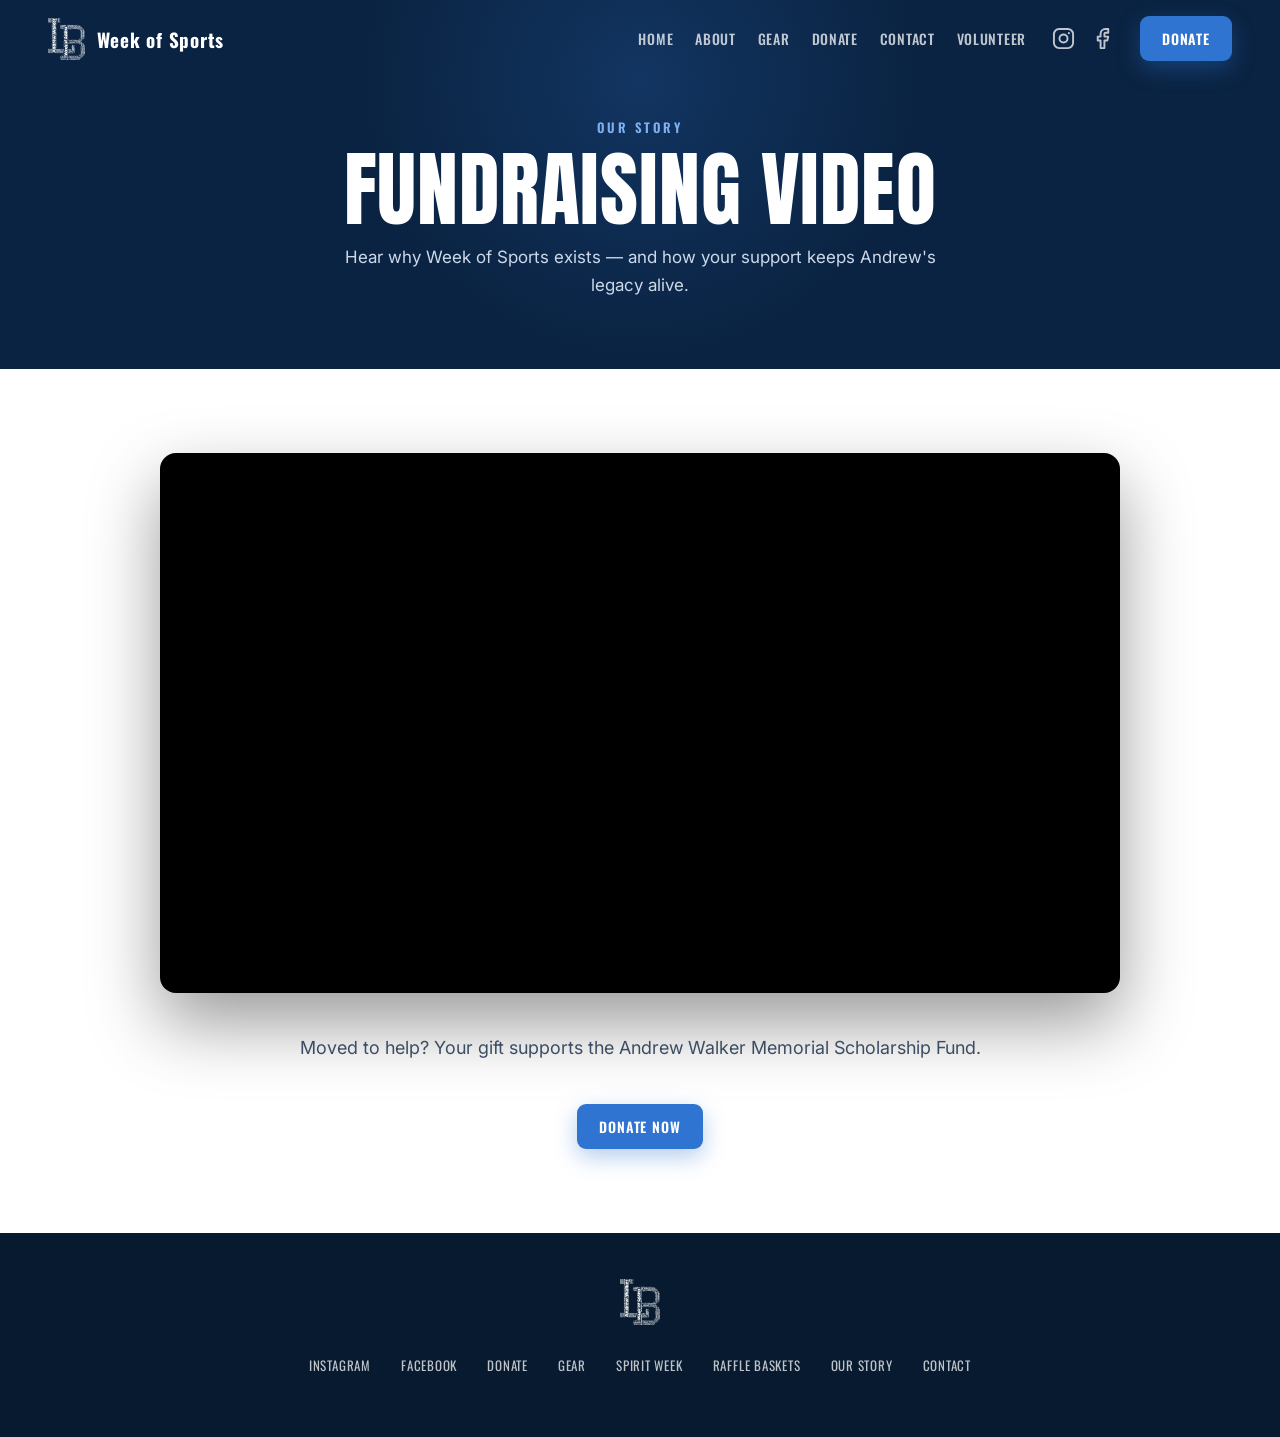
<file: fundraising-video/index.html>
<!DOCTYPE html>
<html lang="en">
<head>
<meta charset="UTF-8" />
<meta name="viewport" content="width=device-width, initial-scale=1.0" />
<title>Fundraising Video · Week of Sports 26-27</title>
<meta name="description" content="Watch the story behind Week of Sports and the Andrew Walker Memorial Scholarship at Liberty-Benton.">
<meta property="og:type" content="video.other">
<meta property="og:site_name" content="Week of Sports">
<meta property="og:title" content="Fundraising Video · Week of Sports 26-27">
<meta property="og:description" content="Hear why Week of Sports exists and how your support keeps Andrew's legacy alive.">
<meta property="og:url" content="https://weekofsports.com/fundraising-video/">
<meta property="og:image" content="https://weekofsports.com/assets/share-card.png?v=2">
<meta property="og:image:width" content="1200">
<meta property="og:image:height" content="630">
<meta name="twitter:card" content="summary_large_image">
<meta name="twitter:image" content="https://weekofsports.com/assets/share-card.png?v=2">
<link rel="preconnect" href="https://fonts.googleapis.com">
<link rel="preconnect" href="https://fonts.gstatic.com" crossorigin>
<link href="https://fonts.googleapis.com/css2?family=Anton&family=Oswald:wght@500;600;700&family=Inter:wght@400;500;600;700&display=swap" rel="stylesheet">
<link rel="icon" type="image/png" sizes="32x32" href="/assets/favicon-32.png?v=2">
<link rel="icon" type="image/png" sizes="192x192" href="/assets/favicon-192.png?v=2">
<link rel="apple-touch-icon" href="/assets/favicon-180.png?v=2">
<link rel="manifest" href="/manifest.webmanifest">
<meta name="theme-color" content="#0a2342">
<meta name="apple-mobile-web-app-capable" content="yes">
<meta name="apple-mobile-web-app-status-bar-style" content="black-translucent">
<meta name="apple-mobile-web-app-title" content="Week of Sports">
<script src="/assets/pwa.js" defer></script>
<link rel="stylesheet" href="/assets/site.css">
<script src="/config.js"></script>
</head>
<body>
<main>
  <section class="page-head"><div class="wrap inner">
    <div class="eyebrow">Our story</div>
    <h1>Fundraising Video</h1>
    <p>Hear why Week of Sports exists — and how your support keeps Andrew's legacy alive.</p>
  </div></section>

  <section class="section light">
    <div class="wrap">
      <div class="video-frame" id="video-frame"></div>
      <p class="lede" style="margin-top:40px">Moved to help? Your gift supports the Andrew Walker Memorial Scholarship Fund.</p>
      <div class="center-cta" style="margin-top:0"><button class="btn btn-primary" onclick="openVenmo()">Donate now</button></div>
    </div>
  </section>
</main>

<script>
  window.renderPage = function(C){
    var id = C.heroYouTubeId;
    document.getElementById('video-frame').innerHTML = id
      ? '<iframe src="https://www.youtube.com/embed/'+id+'?rel=0&modestbranding=1" allow="fullscreen; encrypted-media; picture-in-picture" allowfullscreen></iframe>'
      : '<div class="modal-msg">Add your fundraising video’s YouTube ID as <b>heroYouTubeId</b> in config.js.</div>';
  };
</script>
<script src="/assets/page.js"></script>
</body>
</html>
</file>
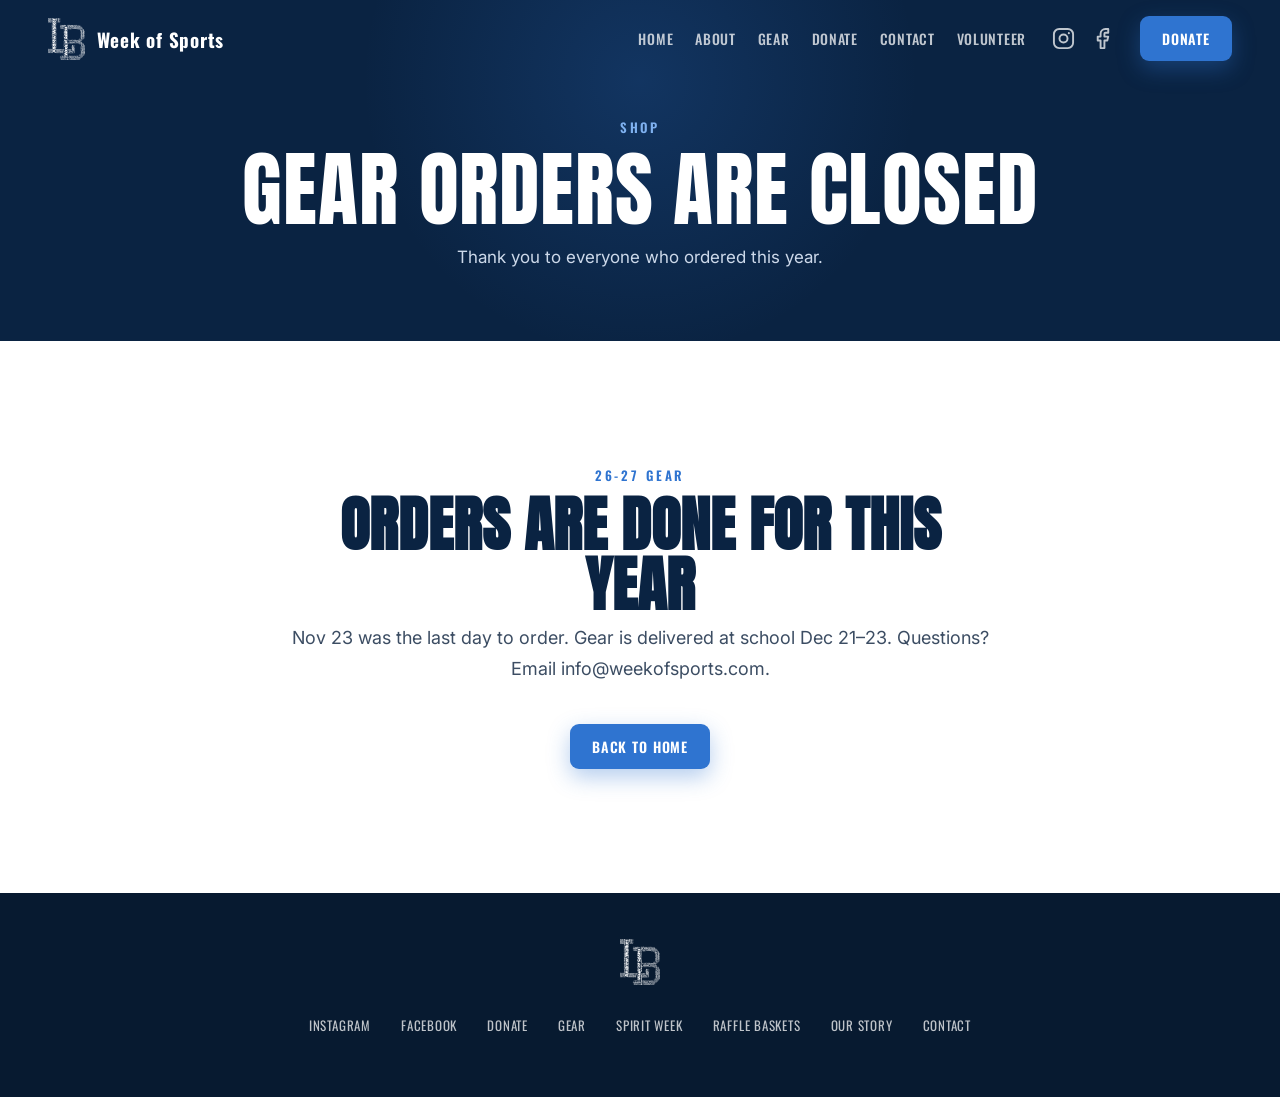
<file: gear/index.html>
<!DOCTYPE html>
<html lang="en">
<head>
<meta charset="UTF-8" />
<meta name="viewport" content="width=device-width, initial-scale=1.0" />
<title>Order Gear · Week of Sports 26-27</title>
<meta name="description" content="This year's Week of Sports gear — shirts, hoodies, hats, and more. Every purchase supports the Andrew Walker Memorial Scholarship at Liberty-Benton.">
<meta property="og:type" content="website">
<meta property="og:site_name" content="Week of Sports">
<meta property="og:title" content="Order Gear · Week of Sports 26-27">
<meta property="og:description" content="Shop this year's Week of Sports gear — shirts, hoodies, hats, and more. Every purchase supports the Andrew Walker Memorial Scholarship.">
<meta property="og:url" content="https://weekofsports.com/gear/">
<meta property="og:image" content="https://weekofsports.com/assets/share-card.png?v=2">
<meta property="og:image:width" content="1200">
<meta property="og:image:height" content="630">
<meta name="twitter:card" content="summary_large_image">
<meta name="twitter:image" content="https://weekofsports.com/assets/share-card.png?v=2">
<link rel="preconnect" href="https://fonts.googleapis.com">
<link rel="preconnect" href="https://fonts.gstatic.com" crossorigin>
<link href="https://fonts.googleapis.com/css2?family=Anton&family=Oswald:wght@500;600;700&family=Inter:wght@400;500;600;700&display=swap" rel="stylesheet">
<link rel="icon" type="image/png" sizes="32x32" href="/assets/favicon-32.png?v=2">
<link rel="icon" type="image/png" sizes="192x192" href="/assets/favicon-192.png?v=2">
<link rel="apple-touch-icon" href="/assets/favicon-180.png?v=2">
<link rel="manifest" href="/manifest.webmanifest">
<meta name="theme-color" content="#0a2342">
<meta name="apple-mobile-web-app-capable" content="yes">
<meta name="apple-mobile-web-app-status-bar-style" content="black-translucent">
<meta name="apple-mobile-web-app-title" content="Week of Sports">
<script src="/assets/pwa.js" defer></script>
<link rel="stylesheet" href="/assets/site.css">
<script src="/config.js"></script>
<script src="/assets/gear-photos.js"></script>
<style>
  .order{max-width:780px;margin:0 auto}
  .o-h{font-family:'Oswald',system-ui,sans-serif;font-weight:600;text-transform:uppercase;letter-spacing:.06em;font-size:18px;color:var(--navy);margin:38px 0 14px;display:flex;align-items:center;gap:10px}
  .o-h .n{width:28px;height:28px;border-radius:50%;background:var(--royal);color:#fff;font-size:14px;display:flex;align-items:center;justify-content:center;flex:none}
  .o-h:first-child{margin-top:0}
  .addbar{display:grid;grid-template-columns:repeat(3,1fr);gap:14px}
  .prod{display:flex;flex-direction:column;align-items:flex-start;gap:4px;background:var(--paper);border:1.5px solid #dbe4f0;border-radius:16px;padding:18px;cursor:pointer;transition:border-color .2s,transform .15s,box-shadow .2s;font-family:'Inter',system-ui,sans-serif}
  .prod:hover{border-color:var(--royal);transform:translateY(-3px);box-shadow:0 14px 30px rgba(47,116,208,.2)}
  .prod:active{transform:scale(.97)}
  .prod .prow{display:flex;flex-direction:column;gap:4px;align-self:flex-start}
  .prod .pn{font-family:'Oswald',system-ui,sans-serif;font-weight:600;text-transform:uppercase;letter-spacing:.04em;font-size:18px;color:var(--navy)}
  /* --blue not --royal: the price shrinks to 17px on a phone, where royal on --paper is 4.32:1 */
  .prod .pp{font-family:'Oswald',system-ui,sans-serif;font-weight:700;font-size:24px;color:var(--blue)}
  .prod .pa{margin-top:14px;align-self:stretch;display:flex;align-items:center;justify-content:center;gap:8px;background:var(--royal);color:#fff;font-family:'Oswald',system-ui,sans-serif;font-weight:600;letter-spacing:.05em;text-transform:uppercase;font-size:16px;padding:14px 18px;border-radius:11px;box-shadow:0 6px 16px rgba(47,116,208,.3);transition:background .2s}
  .prod:hover .pa{background:var(--blue)}
  .prod[disabled]{opacity:.45;cursor:not-allowed}
  /* tap-to-add confirmation: the button flips to a green "✓ Added!" with a quick pop */
  @keyframes pa-pop{0%{transform:scale(.92)}55%{transform:scale(1.03)}100%{transform:scale(1)}}
  .prod .pa.added{background:#1a9d54;box-shadow:0 6px 16px rgba(26,157,84,.35);animation:pa-pop .34s ease-out}
  .prod:hover .pa.added{background:#17914d}
  /* the running total gives a little bump each time it changes */
  @keyframes total-bump{0%{transform:scale(1)}35%{transform:scale(1.13)}100%{transform:scale(1)}}
  .o-total b.bump{display:inline-block;animation:total-bump .42s ease-out}
  .prod>img,.prod>.ph,.prod>.pcar{width:100%;height:130px;border-radius:10px;margin-bottom:12px;display:block;background:#eef2f8}
  .prod>img{object-fit:cover;object-position:center 26%}
  /* photo carousel: tiles take turns scrolling, one at a time; hover (mouse) or a sideways swipe
     (touch) browses a tile. pan-y keeps vertical page scrolling working on phones. */
  .prod>.pcar{position:relative;overflow:hidden;touch-action:pan-y;-webkit-user-select:none;user-select:none}
  .pcar .ptrack img{-webkit-user-drag:none;-webkit-touch-callout:none}
  .pcar.dragging{cursor:grabbing}
  /* ‹ › arrows: only for a mouse (hover), shown while pointing at the tile, hidden at either end */
  .pcar .parr{position:absolute;top:50%;width:26px;height:26px;margin-top:-13px;border-radius:50%;display:none;align-items:center;justify-content:center;
    background:rgba(255,255,255,.94);color:var(--navy);box-shadow:0 1px 5px rgba(10,35,66,.28);opacity:0;transition:opacity .2s;cursor:pointer}
  .pcar .parr.prev{left:6px} .pcar .parr.prev svg{transform:scaleX(-1)}
  .pcar .parr.next{right:6px}
  @media (hover:hover) and (pointer:fine){
    .pcar .parr{display:flex}
    .prod:hover .pcar .parr{opacity:1}
    .pcar .parr:hover{background:#fff;color:var(--royal)}
  }
  .pcar .parr[hidden]{display:none}
  .pcar .ptrack{display:flex;width:100%;height:100%;transition:transform .6s cubic-bezier(.22,.61,.36,1)}
  .pcar .ptrack img{flex:0 0 100%;width:100%;height:100%;object-fit:cover;object-position:center 26%;display:block;margin:0;border-radius:0}
  /* dots bottom-right: clear of the color tag (bottom-left) and off the faces in the hat and beanie shots */
  .pcar .pdots{position:absolute;right:9px;bottom:7px;display:flex;gap:5px;pointer-events:none}
  .pcar .pdots i{width:6px;height:6px;border-radius:50%;background:rgba(255,255,255,.55);box-shadow:0 0 0 1px rgba(10,35,66,.25)}
  .pcar .pdots i.on{background:#fff}
  .pcar .pclabel{position:absolute;left:8px;bottom:6px;font-family:'Oswald',system-ui,sans-serif;font-weight:600;text-transform:uppercase;letter-spacing:.05em;font-size:10px;line-height:1;color:#fff;background:rgba(10,35,66,.6);padding:4px 8px;border-radius:999px}
  @media (prefers-reduced-motion:reduce){.pcar .ptrack{transition:none}}
  /* tidy placeholder shown for products that don't have a photo yet */
  .prod .ph{display:flex;flex-direction:column;align-items:center;justify-content:center;gap:7px;color:#5d6d82;background:linear-gradient(135deg,#f3f7fc,#e9f0f9);border:1px dashed #cdd9ea}
  .prod .ph svg{width:34px;height:34px;opacity:.7}
  .prod .ph.wait{border-color:transparent}   /* blank tile while photos load from the Sheet */
  .prod .ph span{font-family:'Oswald',system-ui,sans-serif;font-weight:600;text-transform:uppercase;letter-spacing:.08em;font-size:10px}
  .o-empty{text-align:center;color:#5d6d82;font-size:15px;padding:22px;border:1.5px dashed #dbe4f0;border-radius:14px;margin-top:14px}
  .item{background:#fff;border:1px solid #e3e9f1;border-radius:14px;padding:16px 18px;margin-top:12px}
  .item-top{display:flex;align-items:center;gap:10px;margin-bottom:12px}
  .item-name{font-family:'Oswald',system-ui,sans-serif;font-weight:600;text-transform:uppercase;letter-spacing:.04em;font-size:16px;color:var(--navy)}
  .item-price{font-family:'Oswald',system-ui,sans-serif;font-weight:700;color:var(--royal);font-size:16px;margin-left:auto;font-variant-numeric:tabular-nums}
  .item-rm{width:30px;height:30px;border-radius:8px;border:1px solid #e3e9f1;background:#fff;color:#8a98aa;font-size:20px;line-height:1;cursor:pointer}
  .item-rm:hover{border-color:#c8202f;color:#c8202f}
  .item-row{display:grid;grid-template-columns:1fr 1fr;gap:16px}
  @keyframes item-in{from{box-shadow:0 0 0 0 rgba(47,116,208,.5);border-color:var(--royal)}to{box-shadow:0 0 0 7px rgba(47,116,208,0);border-color:#e3e9f1}}
  .item.just-added{animation:item-in 1.3s ease-out}
  .field .flabel{display:block;font-family:'Oswald',system-ui,sans-serif;font-weight:600;text-transform:uppercase;letter-spacing:.08em;font-size:11px;color:#5d6d82;margin-bottom:7px}
  /* the chosen color is unmistakable: its name in the label, a bold royal ring + lift on the
     swatch, and a check mark (outlined so it reads on gray as well as blue and black) */
  .field .flabel .cname{color:var(--navy);letter-spacing:.05em}
  .swatches{display:flex;gap:12px;padding:3px}
  .sw{position:relative;cursor:pointer}
  .sw input{position:absolute;opacity:0;width:100%;height:100%;margin:0;cursor:pointer;z-index:1}
  .sw .dot{position:relative;display:block;width:34px;height:34px;border-radius:50%;background:var(--c);border:2px solid #fff;box-shadow:0 0 0 1.5px #cfdbea;transition:box-shadow .15s,transform .15s}
  .sw:hover .dot{box-shadow:0 0 0 2px #9fb6d6}
  .sw input:checked + .dot{box-shadow:0 0 0 3px var(--royal),0 4px 12px rgba(47,116,208,.38);transform:scale(1.12)}
  .sw input:checked + .dot::after{content:"";position:absolute;left:50%;top:45%;width:7px;height:13px;border:solid #fff;border-width:0 3px 3px 0;
    transform:translate(-50%,-50%) rotate(45deg);filter:drop-shadow(0 0 1px rgba(10,35,66,.75))}
  .sw input:focus-visible + .dot{box-shadow:0 0 0 3px var(--royal),0 0 0 6px rgba(47,116,208,.28)}
  @media (prefers-reduced-motion:reduce){.sw .dot{transition:none}}
  select.size,input.tin{width:100%;min-height:46px;border:1.5px solid #dbe4f0;border-radius:10px;padding:0 12px;font-family:'Inter',system-ui,sans-serif;font-size:16px;color:var(--ink);background:#fff}
  select.size:focus,input.tin:focus{outline:none;border-color:var(--royal);box-shadow:0 0 0 3px rgba(47,116,208,.18)}
  .grid2{display:grid;grid-template-columns:1fr 1fr;gap:16px}
  label.fl{display:block}
  label.fl .t{display:block;font-family:'Oswald',system-ui,sans-serif;font-weight:600;text-transform:uppercase;letter-spacing:.06em;font-size:12px;color:#46566b;margin-bottom:7px}
  .req{color:#c8202f}
  .opts{display:flex;flex-direction:column;gap:10px}
  .opt{display:flex;align-items:flex-start;gap:12px;background:#fff;border:1.5px solid #dbe4f0;border-radius:12px;padding:14px 16px;cursor:pointer;transition:border-color .2s,background .2s}
  .opt:hover{border-color:#b9cdea}
  .opt input{margin-top:3px;width:18px;height:18px;flex:none;accent-color:var(--royal)}
  .opt.sel{border-color:var(--royal);background:#f1f6fd}
  .opt .ot{font-size:15px;color:var(--ink);line-height:1.4}
  .o-bar{position:sticky;bottom:0;background:#fff;border:1px solid #e3e9f1;border-radius:14px;padding:16px 18px;margin-top:30px;display:flex;align-items:center;justify-content:space-between;gap:14px;box-shadow:0 -6px 20px rgba(10,35,66,.06)}
  .o-total{font-family:'Oswald',system-ui,sans-serif;font-weight:600;text-transform:uppercase;letter-spacing:.06em;color:#46566b;font-size:15px}
  .o-total b{font-family:'Oswald',system-ui,sans-serif;font-weight:700;font-size:30px;color:var(--navy);margin-left:8px;font-variant-numeric:tabular-nums}
  #place{min-height:50px;padding:0 30px;font-size:16px}
  .o-err{margin-top:14px;background:#fdecec;border:1px solid #f3b4b4;color:#a3201f;border-radius:10px;padding:12px 14px;font-size:14px}
  .order-note{background:#eaf2fd;border:1px solid #cfe0f7;color:#173a63;border-radius:14px;padding:15px 18px;font-size:15px;line-height:1.55;margin:0 0 24px}
  .order-note b{color:var(--royal)}
  .success{text-align:center;max-width:560px;margin:0 auto;padding:30px 0}
  .success .ck{width:72px;height:72px;border-radius:50%;background:#e7f6ec;color:#1f9d57;display:flex;align-items:center;justify-content:center;font-size:38px;margin:0 auto 18px}
  .success h2{font-family:'Anton',Impact,system-ui,sans-serif;text-transform:uppercase;font-size:38px;color:var(--navy);margin-bottom:8px}
  .success p{color:#46566b;font-size:16px;line-height:1.6;margin-bottom:8px}
  .sum{text-align:left;background:var(--paper);border:1px solid #e3e9f1;border-radius:12px;padding:16px 18px;margin:20px 0;font-size:15px}
  .sum .li{display:flex;justify-content:space-between;padding:6px 0;border-bottom:1px solid #e7edf4}
  .sum .li:last-child{border-bottom:0;font-family:'Oswald',system-ui,sans-serif;font-weight:700;color:var(--navy)}

  /* "Order placed!" pop-up listing what they ordered */
  .opop{margin:auto;border:0;border-radius:18px;padding:26px 24px 22px;   /* margin:auto = centered (the site's reset zeroes it) */width:min(440px,calc(100vw - 32px));max-height:calc(100vh - 40px);overflow:auto;
    box-shadow:0 30px 80px rgba(4,14,28,.45);text-align:center;color:var(--ink);font-family:'Inter',system-ui,sans-serif}
  .opop::backdrop{background:rgba(4,14,28,.6);backdrop-filter:blur(3px)}
  .opop[open]{animation:opop-in .3s cubic-bezier(.2,.8,.2,1)}
  @keyframes opop-in{from{opacity:0;transform:translateY(14px) scale(.97)}to{opacity:1;transform:none}}
  @media (prefers-reduced-motion:reduce){.opop[open]{animation:none}}
  .opop-ck{width:58px;height:58px;border-radius:50%;background:#e7f6ec;color:#1f9d57;display:flex;align-items:center;justify-content:center;font-size:30px;margin:0 auto 12px}
  .opop h2{font-family:'Anton',Impact,system-ui,sans-serif;text-transform:uppercase;font-size:30px;color:var(--navy);margin:0 0 6px;font-weight:400}
  .opop-msg{color:#46566b;font-size:15px;line-height:1.5;margin:0 0 14px}
  .opop-list{list-style:none;margin:0;padding:0;text-align:left;border-top:1px solid #e3e9f1}
  .opop-list li{display:flex;align-items:center;gap:10px;padding:9px 2px;border-bottom:1px solid #edf1f6;font-size:15px}
  .opop-list .opop-dot{width:14px;height:14px;border-radius:50%;flex:none;background:var(--c);box-shadow:0 0 0 1px rgba(10,35,66,.25)}
  .opop-list .opop-dot.none{background:none;box-shadow:none}
  .opop-list .q{margin-left:auto;font-weight:700;color:var(--navy);white-space:nowrap}
  .opop-list .pr{min-width:58px;text-align:right;font-variant-numeric:tabular-nums;color:#46566b}
  .opop-total{display:flex;justify-content:space-between;padding:12px 2px 2px;font-family:'Oswald',system-ui,sans-serif;font-weight:700;font-size:20px;color:var(--navy)}
  .opop-note{font-size:13.5px;color:#46566b;line-height:1.5;margin:12px 0 0}
  .opop-pay{margin-top:14px}
  .opop-pay .btn{width:100%;justify-content:center}
  .opop-pay p{font-size:14px;color:#46566b;margin:8px 0 0;line-height:1.45}
  #opop-done{margin-top:12px;width:100%;justify-content:center}
  @media (max-width:620px){
    .grid2{grid-template-columns:1fr}
    /* two per row on phones, compact so the cart shows without much scrolling */
    .addbar{grid-template-columns:repeat(2,1fr);gap:10px}
    .prod{padding:10px;border-radius:12px}
    .prod>img,.prod>.ph,.prod>.pcar{height:78px;margin-bottom:7px}
    .prod .ph svg{width:26px;height:26px}
    .prod .prow{flex-direction:row;justify-content:space-between;align-items:baseline;width:100%;gap:8px}
    .prod .pn{font-size:13.5px}
    .prod .pp{font-size:17px}
    .prod .pa{margin-top:7px;padding:8px 6px;font-size:12px;letter-spacing:.02em}
    /* tighter cart item cards */
    .item{padding:12px 13px;margin-top:10px}
    .item-row{gap:12px}
    .swatches{gap:8px}
    .sw .dot{width:30px;height:30px}
    .o-bar{flex-direction:column;align-items:stretch} #place{width:100%}
  }
  @media (prefers-reduced-motion:reduce){*{transition:none!important}.item.just-added,.prod .pa.added,.o-total b.bump{animation:none!important}}
</style>
</head>
<body>
<main>
  <section class="page-head"><div class="wrap inner">
    <div class="eyebrow">Shop</div>
    <h1>Order your gear</h1>
    <p id="order-sub">Shirts $15 · hoodies $30 · larger sizes a little more.</p>
  </div></section>

  <section class="section light">
    <div class="wrap order">
      <form id="order-form" novalidate>
        <h2 class="o-h"><span class="n">1</span> Pick your gear</h2>
        <div class="addbar" id="addbar"></div>
        <div id="items"></div>
        <p id="items-empty" class="o-empty">No items yet — add gear above to get started.</p>

        <h2 class="o-h"><span class="n">2</span> Your info</h2>
        <div class="grid2">
          <label class="fl"><span class="t">Name <span class="req">*</span></span><input class="tin" id="f-name" autocomplete="name" required></label>
          <label class="fl"><span class="t">Phone number <span class="req">*</span></span><input class="tin" id="f-phone" type="tel" autocomplete="tel" required></label>
        </div>
        <label class="fl" style="margin-top:16px"><span class="t">Email <span class="req">*</span></span><input class="tin" id="f-email" type="email" autocomplete="email" placeholder="you@example.com" required></label>
        <p style="margin:6px 0 0;font-size:13px;color:#52617a">We'll email your receipt and how to pay to this address.</p>
        <label class="fl" style="margin-top:16px"><span class="t">Student name &amp; homeroom <span class="req">*</span></span><input class="tin" id="f-homeroom" required></label>

        <h2 class="o-h"><span class="n">3</span> How should we get it to you?</h2>
        <div class="opts" id="delivery-opts"></div>

        <h2 class="o-h"><span class="n">4</span> Payment</h2>
        <div class="opts" id="payment-opts"></div>

        <div class="o-bar">
          <div class="o-total">Total<b id="total">$0</b></div>
          <button type="submit" class="btn btn-primary" id="place">Place order</button>
        </div>
        <p id="order-error" class="o-err" role="alert" aria-live="polite" hidden></p>
      </form>

      <div class="success" id="order-success" aria-live="polite" hidden>
        <div class="ck">&#10003;</div>
        <h2>Order placed!</h2>
        <p id="success-msg"></p>
        <div class="sum" id="success-sum"></div>
        <div id="success-venmo"></div>
        <button class="btn btn-outline" id="another" style="margin-top:18px">Place another order</button>
      </div>

      <dialog class="opop" id="order-pop" aria-labelledby="opop-h">
        <div class="opop-ck" aria-hidden="true">&#10003;</div>
        <h2 id="opop-h">Order placed!</h2>
        <p class="opop-msg" id="opop-msg"></p>
        <ul class="opop-list" id="opop-list"></ul>
        <div class="opop-total"><span>Total</span><span id="opop-total"></span></div>
        <p class="opop-note" id="opop-note"></p>
        <div class="opop-pay" id="opop-pay"></div>
        <button type="button" class="btn btn-outline" id="opop-done">Done</button>
      </dialog>
    </div>
  </section>
</main>

<script>
  window.renderPage = function(C){
    var G = C.gearOrder, S = function(id){return document.getElementById(id);};
    if(!C.gearReady){
      S('order-sub').textContent = 'This year’s gear is being finalized — check back soon.';
      document.querySelector('.order').innerHTML = '<div style="text-align:center;padding:40px 0"><div class="sec-eyebrow" style="color:var(--royal)">Coming soon</div><h2 class="sec-h" style="color:var(--navy)">Ordering opens soon</h2><p class="lede">This year’s shirts and hoodies are being finalized. Check back soon, or follow <a href="https://www.instagram.com/weekofsports" target="_blank">@weekofsports</a> for the drop.</p><div class="center-cta" style="margin-top:8px"><a class="btn btn-primary" href="/">Back to home</a></div></div>';
      return;
    }
    var products = G.products || [], items = [], uid = 0;
    /* open unless orderingOpen is false; the opensAt time in config.js turns it on by itself,
       and once the closesAt time passes it's closed no matter what */
    var opensAt = G.opensAt ? Date.parse(G.opensAt) : NaN;
    var closesAt = G.closesAt ? Date.parse(G.closesAt) : NaN;
    var ended = closesAt <= Date.now();
    var canOrder = !ended && (G.orderingOpen !== false || opensAt <= Date.now());

    function esc(s){ return String(s==null?'':s).replace(/[&<>"]/g,function(c){return {'&':'&amp;','<':'&lt;','>':'&gt;','"':'&quot;'}[c]; }); }
    function money(n){ return '$'+n.toLocaleString('en-US'); }
    function prod(key){ for(var i=0;i<products.length;i++){ if(products[i].key===key) return products[i]; } return null; }
    function colorsOf(p){ return p && p.colors ? p.colors : (G.colors||[]); }   /* no "colors" on a product = use the shared default palette */
    function sizesOf(p){ return (p && p.sizes) || []; }                          /* no "sizes" = one-size item, no size picker */

    var prices = products.map(function(p){return p.price;});
    var fromTxt = prices.length ? ', from '+money(Math.min.apply(null, prices)) : '';
    /* when ordering is closed the button and the preview note both already say so —
       repeating it here made "ordering opens soon" appear three times in one screen */
    var subOpen = 'This year’s tees, hoodies, and more'+fromTxt+'. Order by '+G.deadline+'.';
    var subShut = 'This year’s tees, hoodies, and more'+fromTxt+'.';
    S('order-sub').textContent = canOrder ? subOpen : subShut;

    var place = S('place'), form = S('order-form'), note = null;
    function shut(label, html){
      canOrder = false;
      if(form.hidden) return;   /* they just placed an order: leave the thank-you screen alone */
      place.disabled = true; place.textContent = label;
      if(note) note.remove();
      note = document.createElement('div'); note.className = 'order-note'; note.innerHTML = html;
      form.parentNode.insertBefore(note, form);
      S('order-sub').textContent = subShut;
    }
    function later(ms, fn){ if(ms > 0 && ms < 2147483647) setTimeout(fn, ms); }

    /* the season is over: say so in the header and swap the whole form for one clear panel */
    function endSeason(){
      canOrder = false;
      if(form.hidden) return;   /* they just placed an order: leave the thank-you screen alone */
      document.title = 'Gear orders closed · Week of Sports';
      document.querySelector('.page-head h1').textContent = 'Gear orders are closed';
      S('order-sub').textContent = 'Thank you to everyone who ordered this year.';
      var msg = G.orderingEndedMsg || 'This year’s gear orders are closed.';
      var mail = C.contactEmail || 'info@weekofsports.com';
      msg = esc(msg).replace(esc(mail), '<a href="mailto:'+esc(mail)+'">'+esc(mail)+'</a>');
      if(note){ note.remove(); note = null; }
      form.hidden = true;
      var panel = document.createElement('div');
      panel.className = 'season-over'; panel.style.cssText = 'text-align:center;padding:40px 0';
      panel.innerHTML = '<div class="sec-eyebrow" style="color:var(--royal)">'+esc(C.year ? C.year+' gear' : 'This year')+'</div>'+
        '<h2 class="sec-h" style="color:var(--navy)">Orders are done for this year</h2>'+
        '<p class="lede">'+msg+'</p>'+
        '<div class="center-cta" style="margin-top:8px"><a class="btn btn-primary" href="/">Back to home</a></div>';
      form.parentNode.insertBefore(panel, form);
    }

    if(ended){
      endSeason();
    } else if(!canOrder){
      shut('Ordering opens soon', '<b>Preview —</b> ' + (G.orderingClosedMsg || 'ordering isn’t open yet. Browse this year’s gear, then check back soon to place your order.'));
      /* someone already on the page when ordering opens: switch it on in place, keeping what they picked */
      later(opensAt - Date.now(), function(){
        canOrder = true;
        place.disabled = false; place.textContent = 'Place order';
        if(note){ note.remove(); note = null; }
        S('order-sub').textContent = subOpen;
        later(closesAt - Date.now(), endSeason);
      });
    } else {
      /* ...and someone still on the page at closing time sees it lock */
      later(closesAt - Date.now(), endSeason);
    }

    /* ---- one "add" tile per product ---- */
    function phHTML(name){
      return '<span class="ph"><svg viewBox="0 0 24 24" fill="none" stroke="currentColor" stroke-width="1.6" stroke-linecap="round" stroke-linejoin="round"><rect x="3" y="4" width="18" height="16" rx="2"/><circle cx="8.5" cy="10" r="1.8"/><path d="M21 16l-5-5-9 9"/></svg><span>'+esc(name)+'</span></span>';
    }
    function reduceMotion(){ return !!(window.matchMedia && window.matchMedia('(prefers-reduced-motion: reduce)').matches); }
    /* Photos come from config.js, unless a Google Sheet is set (gearOrder.photoSheet):
       then any item with links in the Sheet shows those instead. See assets/gear-photos.js. */
    /* the color named in a photo's file name, e.g. "tshirt-blue-f.jpg" → "Blue" */
    function colorInFile(src, names){
      var f = String(src).split('/').pop().toLowerCase().replace(/grey/g, 'gray');
      for(var i=0; i<names.length; i++){
        var n = names[i].toLowerCase().replace(/grey/g, 'gray').replace(/[.*+?^${}()|[\]\\]/g, '\\$&');
        if(new RegExp('(^|[^a-z])'+n+'([^a-z]|$)').test(f)) return names[i];
      }
      return '';
    }
    function configPhotos(p){
      var list = (p.photos && p.photos.length) ? p.photos.filter(Boolean) : (p.photo ? [p.photo] : []);
      var names = colorsOf(p).map(function(c){ return c.name; });
      var named = list.map(function(src){ return colorInFile(src, names); });
      var byFile = named.some(Boolean);                                   /* color in the file name → show it */
      var mapped = !byFile && names.length > 0 && list.length === names.length;   /* else one photo per color, in order */
      return list.map(function(src, i){ return { src:src, alt:'', color: byFile ? named[i] : (mapped ? names[i] : '') }; });
    }
    function imgHTML(ph, p, inTrack){
      return '<img loading="lazy" decoding="async"'+(inTrack?' draggable="false"':'')+' src="'+esc(ph.src)+'"'+(ph.alt?' data-alt="'+esc(ph.alt)+'"':'')+
             ' alt="'+esc(p.name+(ph.color?' — '+ph.color:''))+'"'+(inTrack?'':' data-ph="'+esc(p.name)+'"')+'>';
    }
    /* a tile with several photos: a strip you can swipe or drag, with ‹ › on mouse hover */
    var CHEV = '<svg viewBox="0 0 24 24" width="14" height="14" fill="none" stroke="currentColor" stroke-width="2.6" stroke-linecap="round" stroke-linejoin="round" aria-hidden="true"><path d="M9 5l7 7-7 7"/></svg>';
    function carouselHTML(p, photos){
      var labeled = photos.some(function(ph){ return ph.color; });
      var imgs = photos.map(function(ph){ return imgHTML(ph, p, true); }).join('');
      var dots = photos.map(function(_,i){ return '<i'+(i===0?' class="on"':'')+'></i>'; }).join('');
      return '<span class="pcar" data-ph="'+esc(p.name)+'"'+(labeled?' data-colors="'+esc(photos.map(function(ph){ return ph.color; }).join('|'))+'"':'')+'>'+
               '<span class="ptrack">'+imgs+'</span>'+
               '<span class="parr prev" aria-hidden="true" hidden>'+CHEV+'</span>'+
               '<span class="parr next" aria-hidden="true">'+CHEV+'</span>'+
               '<span class="pdots">'+dots+'</span>'+
               (labeled?'<span class="pclabel">'+esc(photos[0].color)+'</span>':'')+
             '</span>';
    }
    function mediaHTML(p, photos){
      if(photos.length > 1) return carouselHTML(p, photos);
      if(photos.length === 1) return imgHTML(photos[0], p, false);
      return phHTML(p.name);
    }

    S('addbar').innerHTML = products.map(function(p){
      return '<button type="button" class="prod" data-add="'+esc(p.key)+'"><span class="ph wait"></span>'+
        '<span class="prow"><span class="pn">'+esc(p.name)+'</span><span class="pp">'+money(p.price)+'</span></span>'+
        '<span class="pa">＋ Add</span></button>';
    }).join('');
    var tiles = S('addbar').querySelectorAll('.prod');
    Array.prototype.forEach.call(tiles, function(b){
      b.addEventListener('click', function(){
        if(b._swipedAt && Date.now() - b._swipedAt < 600) return;   /* that tap ended a photo swipe, not an Add */
        addItem(b.dataset.add);
      });
    });

    /* a Drive photo gets a second route (Google's thumbnail server) before we give up on it.
       Registered before the other error handlers so it can quietly take the first failure. */
    function wireFallback(imgs){
      Array.prototype.forEach.call(imgs, function(im){
        im.addEventListener('error', function(e){
          var alt = im.getAttribute('data-alt');
          if(alt){ im.removeAttribute('data-alt'); e.stopImmediatePropagation(); im.src = alt; }
        });
      });
    }

    /* one tile's photo strip. The one-at-a-time sequence below moves it on its own; a shopper
       can browse it back and forth by dragging or swiping the photo, with the ‹ › arrows, a
       trackpad's sideways swipe, or the arrow keys. Everything goes through show(), so they
       share one position. car._ctl is the handle the sequence uses. A tile someone is using
       is "held" (car._holdUntil): the sequence skips it and carries on with the other tiles. */
    function initCarousel(car, tile){
      var track = car.querySelector('.ptrack'), dotsWrap = car.querySelector('.pdots'), label = car.querySelector('.pclabel');
      var prevA = car.querySelector('.parr.prev'), nextA = car.querySelector('.parr.next');
      var names = (car.getAttribute('data-colors')||'').split('|');
      var idx = 0;
      function slides(){ return Array.prototype.slice.call(track.querySelectorAll('img:not([data-clone])')); }
      function paint(){
        if(dotsWrap) Array.prototype.forEach.call(dotsWrap.children, function(d,di){ d.classList.toggle('on', di===idx); });
        if(label){ if(names[idx]){ label.textContent = names[idx]; label.hidden = false; } else { label.hidden = true; } }
        var n = slides().length;
        if(prevA) prevA.hidden = idx <= 0;
        if(nextA) nextA.hidden = idx >= n - 1;
      }
      /* a forward wrap still in flight (strip parked on the copy of the first photo): finish it now */
      function settle(){
        if(car._wrapT == null) return;
        clearTimeout(car._wrapT); car._wrapT = null;
        track.style.transition = 'none';
        track.style.transform = 'translateX(-'+(idx*100)+'%)';
        void track.offsetWidth;
        track.style.transition = '';
      }
      function show(i){
        settle();
        var n = slides().length; if(!n) return;
        idx = (i%n+n)%n;
        track.style.transform = 'translateX(-'+(idx*100)+'%)';
        paint();
      }
      /* past the last photo, keep sliding forward onto a copy of the first, then swap to the
         real first with no animation, instead of sweeping backwards across every photo */
      function cloneFirst(){
        var old = track.querySelector('[data-clone]'); if(old) old.parentNode.removeChild(old);
        var first = slides()[0]; if(!first || slides().length < 2) return;
        var c = first.cloneNode(); c.setAttribute('data-clone', ''); c.alt = ''; c.removeAttribute('data-alt');
        c.addEventListener('error', function(){ if(c.parentNode) c.parentNode.removeChild(c); });
        track.appendChild(c);
      }
      function step(){
        var n = slides().length; if(n < 2) return;
        if(idx + 1 < n){ show(idx + 1); return; }
        if(reduceMotion() || !track.querySelector('[data-clone]')){ show(0); return; }
        idx = 0; paint();
        track.style.transform = 'translateX(-'+(n*100)+'%)';
        clearTimeout(car._wrapT);
        car._wrapT = setTimeout(function(){
          car._wrapT = null;
          track.style.transition = 'none';
          track.style.transform = 'translateX(0%)';
          void track.offsetWidth;                                  /* commit the jump before animations return */
          track.style.transition = '';
        }, 650);
      }
      /* a color photo that can't load just drops out of the rotation */
      slides().forEach(function(im){
        im.addEventListener('error', function(){
          var di = slides().indexOf(im); if(di < 0) return;
          if(im.parentNode) im.parentNode.removeChild(im);
          if(dotsWrap && dotsWrap.children[di]) dotsWrap.removeChild(dotsWrap.children[di]);
          names.splice(di,1);
          if(!slides().length){ clearInterval(car._t); car.outerHTML = phHTML(car.getAttribute('data-ph')||''); return; }
          if(di === 0) cloneFirst();
          show(idx >= slides().length ? slides().length-1 : idx);
        });
      });
      cloneFirst();
      show(0);
      car._ctl = { size: function(){ return slides().length; }, at: function(){ return idx; }, step: step, show: show,
                   held: function(){ return Date.now() < (car._holdUntil || 0); },
                   eager: function(){ slides().forEach(function(im){ im.loading = 'eager'; }); } };
      if(slides().length < 2) return;

      /* hold just this tile for a while; the sequence keeps going on the others */
      function hold(ms){ car._holdUntil = Math.max(car._holdUntil || 0, Date.now() + ms); }

      /* manual browsing stops at the first and last photo, and holds this tile 8s */
      function go(i){
        var n = slides().length; if(n < 2) return;
        show(Math.max(0, Math.min(n - 1, i)));
        hold(8000);
      }

      /* a mouse moving over the tile holds it still (so a photo never swaps under the cursor
         as they go for an arrow). It's a short rolling hold, renewed while the mouse moves,
         rather than waiting for a "mouse left" event, which can go missing when the cursor
         leaves the window. Pointer events, so a phone's tap never counts as a hover. */
      function near(e){ if(e.pointerType === 'mouse') hold(3000); }

      /* drag / swipe: the photo follows the finger (or mouse), then settles on the next or
         previous photo if it moved a fifth of the way or was flicked; at either end it gives a
         little and springs back. A plain tap or click still adds the item. pan-y in the CSS
         leaves up-and-down scrolling to the page. */
      var drag = null;
      function down(e){
        if(e.button > 0 || slides().length < 2) return;
        /* a drag may start anywhere on the photo, the arrows included: a press there that
           doesn't move is still an arrow click. For a mouse, no text selection or image drag. */
        if(e.pointerType === 'mouse') e.preventDefault();
        drag = { id: e.pointerId, x: e.clientX, y: e.clientY, dx: 0, vx: 0, lx: e.clientX, lt: e.timeStamp, on: false };
      }
      function move(e){
        if(!drag || e.pointerId !== drag.id) return;
        var dx = e.clientX - drag.x, dy = e.clientY - drag.y;
        if(!drag.on){
          if(Math.abs(dy) > 10 && Math.abs(dy) > Math.abs(dx)){ drag = null; return; }   /* they're scrolling the page */
          if(Math.abs(dx) < 8) return;                                     /* not a drag yet: could still be a click */
          drag.on = true;
          settle();
          try{ car.setPointerCapture(e.pointerId); }catch(err){}
          car.classList.add('dragging');
          track.style.transition = 'none';
          hold(8000);
        }
        var n = slides().length;
        if((idx === 0 && dx > 0) || (idx === n - 1 && dx < 0)) dx *= 0.3;   /* the ends give a little */
        var dt = Math.max(1, e.timeStamp - drag.lt);
        drag.vx = (e.clientX - drag.lx) / dt; drag.lx = e.clientX; drag.lt = e.timeStamp;
        drag.dx = dx;
        track.style.transform = 'translateX(calc(-'+(idx*100)+'% + '+dx+'px))';
      }
      function up(e){
        if(!drag || e.pointerId !== drag.id) return;
        var d = drag; drag = null;
        if(!d.on) return;                                                  /* a tap or click: the Add goes ahead */
        car.classList.remove('dragging');
        track.style.transition = '';
        try{ car.releasePointerCapture(e.pointerId); }catch(err){}
        var w = car.clientWidth || 1;
        var flick = Math.abs(d.vx) > 0.35 && Math.abs(d.dx) > 12;
        var to = (Math.abs(d.dx) > w * 0.2 || flick) ? idx + (d.dx < 0 ? 1 : -1) : idx;
        tile._swipedAt = Date.now();                                       /* the click this ends with isn't an Add */
        go(to);
      }
      function cancel(e){
        if(!drag || e.pointerId !== drag.id) return;
        var d = drag; drag = null;
        if(d.on){ car.classList.remove('dragging'); track.style.transition = ''; show(idx); }
      }

      /* ‹ › arrows (mouse only; the click must not also add the item) */
      function arrow(dir){ return function(e){ e.stopPropagation(); e.preventDefault(); go(idx + dir); }; }
      if(prevA) prevA.addEventListener('click', arrow(-1));
      if(nextA) nextA.addEventListener('click', arrow(1));

      /* trackpad: a two-finger sideways swipe moves one photo per gesture, and doesn't
         trigger the browser's back/forward swipe; up-and-down scrolling is left alone */
      var wAcc = 0, wLock = false, wEnd = null;
      function wheel(e){
        if(Math.abs(e.deltaX) <= Math.abs(e.deltaY)) return;
        e.preventDefault();
        clearTimeout(wEnd); wEnd = setTimeout(function(){ wAcc = 0; wLock = false; }, 220);
        if(wLock) return;
        wAcc += e.deltaX;
        if(Math.abs(wAcc) > 40){ go(idx + (wAcc > 0 ? 1 : -1)); wLock = true; wAcc = 0; }
      }

      /* keyboard: ← → browse the focused tile */
      function key(e){
        if(e.key === 'ArrowRight'){ go(idx + 1); e.preventDefault(); }
        else if(e.key === 'ArrowLeft'){ go(idx - 1); e.preventDefault(); }
      }

      tile.addEventListener('pointerenter', near);
      tile.addEventListener('pointermove', near);
      tile.addEventListener('keydown', key);
      car.addEventListener('pointerdown', down);
      car.addEventListener('pointermove', move);
      car.addEventListener('pointerup', up);
      car.addEventListener('pointercancel', cancel);
      car.addEventListener('wheel', wheel, { passive: false });
      tile._carOff = function(){
        clearTimeout(car._wrapT); car._wrapT = null;
        tile.removeEventListener('pointerenter', near); tile.removeEventListener('pointermove', near); tile.removeEventListener('keydown', key);
      };
    }

    /* ONE TILE AT A TIME: the first tile steps through every photo and settles back on its
       first, then the next tile does the same, and so on, looping. Starts once the tiles are
       on screen and rests while the tab or the tiles are out of sight. A tile someone is
       browsing is skipped (never the whole sequence stopped); it rejoins a few seconds after
       they stop. Off for anyone whose device asks for reduced motion. */
    (function(){
      if(reduceMotion() || !window.IntersectionObserver) return;
      var every = Math.max(0.8, +G.tileSecondsPerPhoto || 1.6) * 1000;
      var cur = 0, onScreen = false, timer = null;
      function cars(){
        return Array.prototype.map.call(tiles, function(t){ var c = t.querySelector('.pcar'); return c && c._ctl && c._ctl.size() > 1 ? c : null; })
          .filter(Boolean);
      }
      function tick(){
        if(!onScreen || document.hidden) return;
        var list = cars(); if(!list.length) return;
        list.forEach(function(c){ c._ctl.eager(); });              /* load hidden photos before their turn (no-op once loaded) */
        cur %= list.length;
        for(var tries = 0; tries < list.length; tries++){
          var ctl = list[cur]._ctl;
          if(ctl.held()){ cur = (cur + 1) % list.length; continue; }   /* someone's browsing this one: move on */
          if(ctl.at() + 1 >= ctl.size()) cur = (cur + 1) % list.length; /* this step brings it home: next tile goes next */
          ctl.step();
          return;
        }
      }
      new IntersectionObserver(function(en){
        onScreen = en[0].isIntersecting;
        if(onScreen && !timer) timer = setInterval(tick, every);
      }, { threshold: 0.35 }).observe(S('addbar'));
    })();

    /* put a product's photos into its tile */
    function setMedia(btn, p, photos, ci){
      var old = btn.firstElementChild;
      if(btn._carOff){ btn._carOff(); btn._carOff = null; }   /* drop the old photos' hover/swipe handlers */
      var tmp = document.createElement('span'); tmp.innerHTML = mediaHTML(p, photos);
      var m = tmp.firstElementChild;
      btn.replaceChild(m, old);
      wireFallback(m.tagName === 'IMG' ? [m] : m.querySelectorAll('img[data-alt]'));
      if(m.tagName === 'IMG') m.addEventListener('error', function(){ m.outerHTML = phHTML(p.name); });   /* wrong path / not uploaded yet */
      else if(m.classList.contains('pcar')) initCarousel(m, btn);
    }
    function fillPhotos(rows){
      products.forEach(function(p, i){
        var fromSheet = rows ? WOSGearPhotos.photosFor(p, colorsOf(p), rows) : [];
        setMedia(tiles[i], p, fromSheet.length ? fromSheet : configPhotos(p), i);
      });
    }
    if(window.WOSGearPhotos && WOSGearPhotos.csvUrl(G.photoSheet)) WOSGearPhotos.load(C, fillPhotos);
    else fillPhotos(null);

    function surcharge(size){ var m=/\+\$(\d+)/.exec(size||''); return m?+m[1]:0; }
    function priceOf(it){ var p=prod(it.key); return (p?p.price:0) + surcharge(it.size); }
    function total(){ return items.reduce(function(s,it){return s+priceOf(it);},0); }

    function defaultSize(p){ var a=sizesOf(p); if(!a.length) return ''; return a.indexOf('M')>-1?'M':a[0]; }
    function defaultColor(p){ var c=colorsOf(p); return c.length?c[0].name:''; }

    /* the label an add-button rests on (accounts for a per-product max, if set) */
    function restLabel(key){
      var full = G.maxPerType && items.filter(function(i){return i.key===key;}).length >= G.maxPerType;
      return full ? 'Max '+G.maxPerType+' added' : '＋ Add';
    }

    function addItem(key){
      var p = prod(key); if(!p) return;
      var count = items.filter(function(i){return i.key===key;}).length;
      if(G.maxPerType && count >= G.maxPerType) return;
      var id = ++uid;
      items.push({ id:id, key:key, color:defaultColor(p), size:defaultSize(p) });
      render();
      confirmAdd(key);    /* button flips to "✓ Added!" */
      pulseTotal();       /* total bumps to show it changed */
      buzz(12);           /* haptic tap on phones that support it */
      revealItem(id);     /* scroll new item into view + flash it */
    }

    function buzz(ms){ try{ if(navigator.vibrate) navigator.vibrate(ms); }catch(e){} }

    function pulseTotal(){
      var b = S('total');
      b.classList.remove('bump'); void b.offsetWidth; b.classList.add('bump');
    }

    /* momentarily turn the tapped button green with a "✓ Added!" confirmation */
    function confirmAdd(key){
      var btn = document.querySelector('.prod[data-add="'+key+'"]');
      if(!btn) return;
      var pa = btn.querySelector('.pa');
      clearTimeout(pa._restore);
      pa.classList.add('added');
      pa.textContent = '✓ Added!';
      pa._restore = setTimeout(function(){
        pa.classList.remove('added');
        pa.textContent = restLabel(key);
      }, 950);
    }

    /* after adding, make the new item obvious: bring it into view if it landed below the
       fold (the mobile "I can't see my cart" case), then flash it briefly */
    function revealItem(id){
      var el = S('items').querySelector('.item[data-id="'+id+'"]');
      if(!el) return;
      var r = el.getBoundingClientRect();
      var vh = window.innerHeight || document.documentElement.clientHeight;
      if(r.top < 0 || r.bottom > vh - 70){
        var reduce = window.matchMedia && window.matchMedia('(prefers-reduced-motion: reduce)').matches;
        try{ el.scrollIntoView({behavior: reduce ? 'auto' : 'smooth', block:'center'}); }
        catch(e){ el.scrollIntoView(); }
      }
      el.classList.remove('just-added');
      void el.offsetWidth;              /* restart the flash if you add several quickly */
      el.classList.add('just-added');
      setTimeout(function(){ el.classList.remove('just-added'); }, 1400);
    }

    function render(){
      var html = items.map(function(it){
        var p = prod(it.key); if(!p) return '';
        var cols = colorsOf(p), sizes = sizesOf(p), row = '';
        if(cols.length){
          var sw = cols.map(function(c){
            return '<label class="sw" style="--c:'+c.hex+'"><input type="radio" name="color-'+it.id+'" value="'+esc(c.name)+'"'+(c.name===it.color?' checked':'')+' aria-label="'+esc(c.name)+'"><span class="dot"></span></label>';
          }).join('');
          row += '<div class="field"><span class="flabel">Color <span class="cname">· '+esc(it.color||'')+'</span></span><div class="swatches">'+sw+'</div></div>';
        }
        if(sizes.length){
          var opts = sizes.map(function(s){ return '<option'+(s===it.size?' selected':'')+'>'+esc(s)+'</option>'; }).join('');
          row += '<div class="field"><span class="flabel">Size</span><select class="size" data-id="'+it.id+'">'+opts+'</select></div>';
        }
        return '<div class="item" data-id="'+it.id+'">'+
          '<div class="item-top"><span class="item-name">'+esc(p.name)+'</span><span class="item-price">'+money(priceOf(it))+'</span><button type="button" class="item-rm" data-rm="'+it.id+'" aria-label="Remove item">&times;</button></div>'+
          (row ? '<div class="item-row">'+row+'</div>' : '')+'</div>';
      }).join('');
      S('items').innerHTML = html;
      S('items-empty').hidden = items.length > 0;
      Array.prototype.forEach.call(S('addbar').querySelectorAll('.prod'), function(btn){
        var key = btn.dataset.add;
        var full = G.maxPerType && items.filter(function(i){return i.key===key;}).length >= G.maxPerType;
        btn.disabled = !!full;
        btn.querySelector('.pa').textContent = restLabel(key);
      });
      updateTotal();
    }

    function updateTotal(){
      S('total').textContent = money(total());
    }

    /* the Venmo button only shows after the order is placed (confirmation + pop-up) */
    function venmoLink(t){
      var note = encodeURIComponent('Week of Sports gear — '+(S('f-name').value||'name'));
      return 'https://venmo.com/u/'+C.venmoHandle+'?txn=pay&amount='+t+'&note='+note;
    }

    S('items').addEventListener('change', function(e){
      var id = +(e.target.dataset.id || (e.target.name||'').replace('color-',''));
      var it = items.filter(function(x){return x.id===id;})[0];
      if(!it) return;
      if(e.target.classList.contains('size')) it.size = e.target.value;
      else if(e.target.name && e.target.name.indexOf('color-')===0) it.color = e.target.value;
      var row = e.target.closest('.item');
      if(row){
        row.querySelector('.item-price').textContent = money(priceOf(it));
        var cn = row.querySelector('.cname'); if(cn) cn.textContent = '· '+(it.color||'');   /* "COLOR · BLUE" */
      }
      updateTotal();
    });
    S('items').addEventListener('click', function(e){
      var rm = e.target.dataset.rm;
      if(rm){ items = items.filter(function(x){return x.id!==+rm;}); render(); pulseTotal(); buzz(8); }
    });

    function optCards(host, list, group){
      S(host).innerHTML = list.map(function(o,i){
        return '<label class="opt"><input type="radio" name="'+group+'" value="'+o.replace(/"/g,'&quot;')+'"><span class="ot">'+o+'</span></label>';
      }).join('');
      S(host).addEventListener('change', function(){
        Array.prototype.forEach.call(S(host).querySelectorAll('.opt'), function(l){ l.classList.toggle('sel', l.querySelector('input').checked); });
      });
    }
    optCards('delivery-opts', G.delivery, 'del');
    optCards('payment-opts', G.payment, 'pay');

    function selected(group){ var r=document.querySelector('input[name="'+group+'"]:checked'); return r?r.value:''; }

    /* the color/size pieces of an item, skipping whichever ones this product doesn't have */
    function descParts(it){
      var parts = [];
      if(it.color) parts.push(it.color);
      if(it.size) parts.push(it.size.replace(/ \(.*\)/,''));
      return parts;
    }

    function showError(msg, focusEl){
      var e=S('order-error'); e.textContent=msg; e.hidden=false;
      e.scrollIntoView({behavior:'smooth',block:'center'}); if(focusEl) focusEl.focus();
    }

    S('order-form').addEventListener('submit', function(ev){
      ev.preventDefault();
      S('order-error').hidden = true;
      if(!canOrder) return showError(G.orderingClosedMsg || 'Ordering isn’t open yet — check back soon to place your order.');
      if(items.length===0) return showError('Add at least one item before ordering.');
      if(!S('f-name').value.trim()) return showError('Please enter your name.', S('f-name'));
      if(!S('f-phone').value.trim()) return showError('Please enter a phone number.', S('f-phone'));
      var email = S('f-email').value.trim();
      if(!email || !/^[^@\s]+@[^@\s]+\.[^@\s]+$/.test(email)) return showError('Please enter a valid email so we can send your receipt.', S('f-email'));
      if(!S('f-homeroom').value.trim()) return showError('Please enter the student name & homeroom.', S('f-homeroom'));
      if(!selected('del')) return showError('Please choose how to get your order.');
      if(!selected('pay')) return showError('Please choose a payment method.');

      var summary = items.map(function(it){
        var p = prod(it.key), parts = descParts(it);
        return p.name + (parts.length ? ': '+parts.join(', ') : '');
      }).join('  |  ');
      var fields = {
        name:     S('f-name').value.trim(),
        phone:    S('f-phone').value.trim(),
        email:    email,
        homeroom: S('f-homeroom').value.trim(),
        order:    summary,
        total:    money(total()),
        delivery: selected('del'),
        payment:  selected('pay')
      };

      var btn=S('place'); btn.disabled=true; btn.textContent='Placing…';
      var ifr=document.createElement('iframe'); ifr.name='gf_'+Date.now(); ifr.style.display='none'; document.body.appendChild(ifr);
      var f=document.createElement('form'); f.action=G.orderEndpoint; f.method='POST'; f.target=ifr.name; f.style.display='none';
      Object.keys(fields).forEach(function(k){ var inp=document.createElement('input'); inp.type='hidden'; inp.name=k; inp.value=fields[k]; f.appendChild(inp); });
      document.body.appendChild(f); f.submit();
      setTimeout(showSuccess, 900);
    });

    function showSuccess(){
      var t=total(), pay=selected('pay');
      S('order-form').hidden=true;
      var lines=items.map(function(it){
        var p = prod(it.key), parts = descParts(it);
        var label = p.name + (parts.length ? ' · '+parts.join(' · ') : '');
        return '<div class="li"><span>'+esc(label)+'</span><span>'+money(priceOf(it))+'</span></div>';
      }).join('');
      S('success-sum').innerHTML = lines + '<div class="li"><span>Total</span><span>'+money(t)+'</span></div>';
      S('success-msg').textContent = 'Thanks, '+S('f-name').value.trim()+'! Your order is in. Here’s what to do next for payment:';
      if(pay===G.payment[0]){
        S('success-venmo').innerHTML = '<a class="btn btn-primary" target="_blank" href="'+venmoLink(t)+'">Pay '+money(t)+' on Venmo</a><p style="font-size:13px;color:#6a7a8f;margin-top:8px">Send to @'+C.venmoHandle+' and put your name in the note.</p>';
      } else {
        S('success-venmo').innerHTML = '<p style="color:#46566b">Payment: '+pay+'</p>';
      }
      S('order-success').hidden=false;
      S('order-success').scrollIntoView({behavior:'smooth',block:'start'});
      showOrderPopup(t, pay);
    }

    /* quick "Order placed!" pop-up: what they ordered (identical items combined, ×count), the
       total, where the receipt went, and how to pay. Done closes it; the page underneath keeps
       the same confirmation. */
    function showOrderPopup(t, pay){
      var dlg = S('order-pop'); if(!dlg) return;
      var lines = [], at = {};
      items.forEach(function(it){
        var p = prod(it.key), parts = descParts(it);
        var label = p.name + (parts.length ? ' · '+parts.join(' · ') : '');
        if(at[label]==null){
          var c = colorsOf(p).filter(function(x){ return x.name===it.color; })[0];
          at[label] = lines.length; lines.push({label:label, hex:c?c.hex:'', qty:0, each:priceOf(it)});
        }
        lines[at[label]].qty++;
      });
      S('opop-list').innerHTML = lines.map(function(l){
        return '<li><span class="opop-dot'+(l.hex?'':' none')+'"'+(l.hex?' style="--c:'+l.hex+'"':'')+'></span>'+
               '<span>'+esc(l.label)+'</span>'+
               '<span class="q">'+(l.qty>1?'×'+l.qty:'')+'</span>'+
               '<span class="pr">'+money(l.each*l.qty)+'</span></li>';
      }).join('');
      S('opop-total').textContent = money(t);
      var name = S('f-name').value.trim().split(/\s+/)[0];
      var n = items.length;
      S('opop-msg').textContent = 'Thanks'+(name?', '+name:'')+'! Here '+(n===1?'is the item':'are the '+n+' items')+' you ordered:';
      var email = (S('f-email') && S('f-email').value.trim()) || '';
      S('opop-note').textContent = email ? 'A receipt is on its way to '+email+'.' : '';
      S('opop-pay').innerHTML = pay===G.payment[0]
        ? '<a class="btn btn-primary" target="_blank" rel="noopener" href="'+venmoLink(t)+'">Pay '+money(t)+' on Venmo</a><p>Send to @'+esc(C.venmoHandle)+' and put your name in the note.</p>'
        : '<p><b>Payment:</b> '+esc(pay)+'</p>';
      if(typeof dlg.showModal === 'function') dlg.showModal(); else dlg.setAttribute('open', '');
    }
    (function(){
      var dlg = S('order-pop'); if(!dlg) return;
      function close(){ if(typeof dlg.close === 'function') dlg.close(); else dlg.removeAttribute('open'); }
      S('opop-done').addEventListener('click', close);
      /* a click on the dimmed backdrop (outside the box) closes it too; Esc works natively */
      dlg.addEventListener('click', function(e){
        var r = dlg.getBoundingClientRect();
        if(e.clientX < r.left || e.clientX > r.right || e.clientY < r.top || e.clientY > r.bottom) close();
      });
    })();

    S('another').addEventListener('click', function(){ location.reload(); });

    render();
  };
</script>
<script src="/assets/page.js"></script>
</body>
</html>
</file>
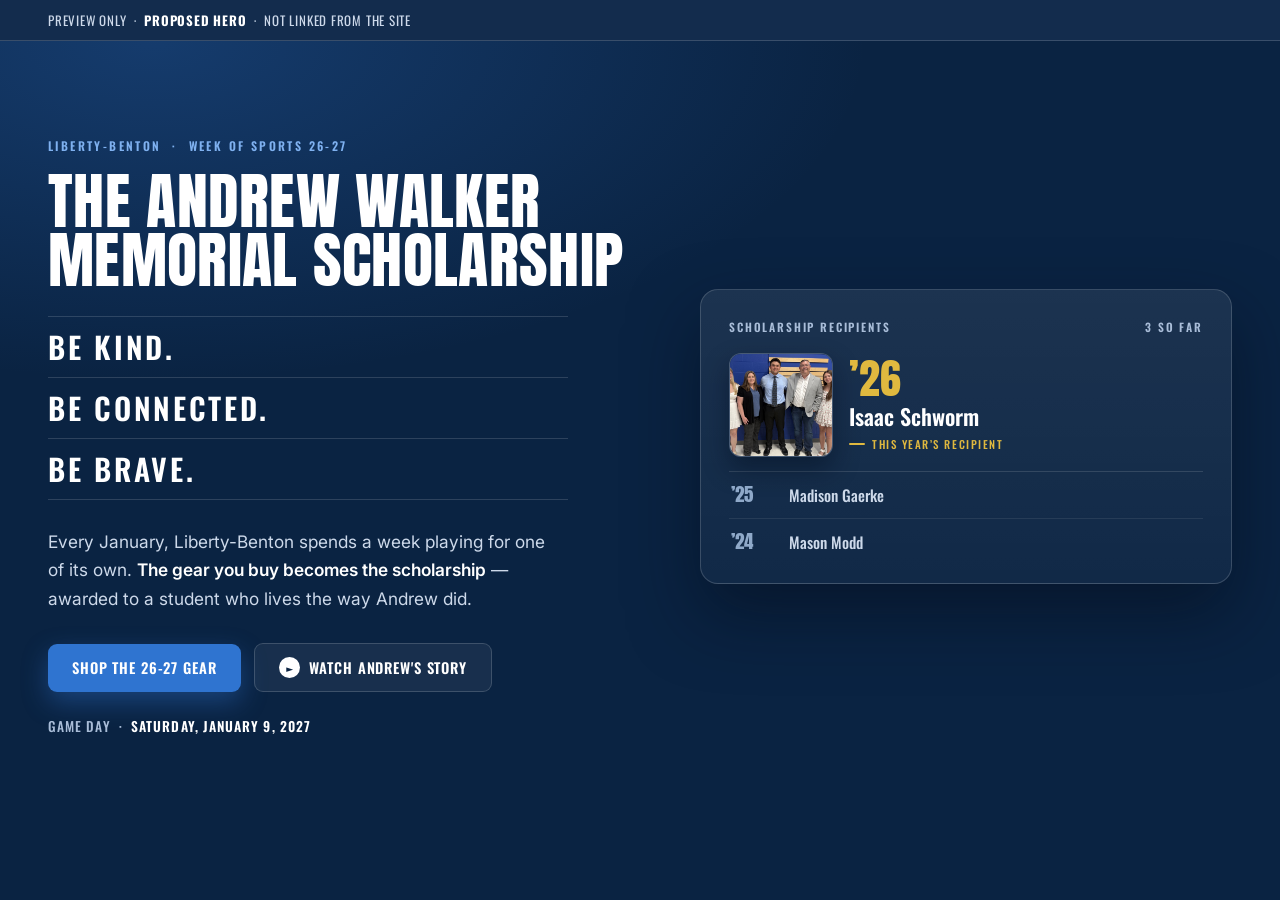
<file: hero-preview/index.html>
<!DOCTYPE html>
<html lang="en">
<head>
<meta charset="utf-8">
<meta name="viewport" content="width=device-width,initial-scale=1">
<title>Hero preview · Week of Sports 26-27</title>
<meta name="robots" content="noindex,nofollow">
<meta name="theme-color" content="#0a2342">
<link rel="preconnect" href="https://fonts.googleapis.com">
<link rel="preconnect" href="https://fonts.gstatic.com" crossorigin>
<link href="https://fonts.googleapis.com/css2?family=Anton&family=Oswald:wght@500;600;700&family=Inter:wght@400;500;600;700&display=swap" rel="stylesheet">
<style>
  :root{
    --navy:#0a2342; --navy2:#0e2f54; --royal:#2f74d0; --blue:#1f5fc4; --sky:#7fb1f0;
    --paper:#f4f7fc; --line:rgba(255,255,255,.16);
    /* the one added accent, used in exactly one place: this year's recipient */
    --gold:#e0b93f;
  }
  *{box-sizing:border-box;margin:0;padding:0}
  html{overflow-x:hidden}
  body{font-family:'Inter',system-ui,sans-serif;background:var(--navy);color:#fff;-webkit-font-smoothing:antialiased;overflow-x:hidden}
  .wrap{max-width:1240px;margin:0 auto;padding:0 28px}
  a{color:inherit}
  :focus-visible{outline:3px solid var(--sky);outline-offset:3px;border-radius:4px}

  /* ---------- the preview banner (not part of the design) ---------- */
  .pv{background:#132c4d;border-bottom:1px solid var(--line);font-family:'Oswald',system-ui,sans-serif;
      font-size:13px;letter-spacing:.06em;text-transform:uppercase;color:#cdd9ea;padding:10px 0}
  .pv b{color:#fff}

  /* ---------- HERO ---------- */
  .hero{position:relative;overflow:hidden;padding:clamp(48px,9vw,96px) 0 clamp(52px,8vw,86px)}
  /* a single soft light source, top-left, like a gym window. no radial-blob-in-the-corner. */
  .hero::before{content:"";position:absolute;inset:0;
    background:radial-gradient(90% 70% at 12% 0%, rgba(47,116,208,.30), transparent 62%);pointer-events:none}
  .hero-grid{position:relative;z-index:2;display:grid;grid-template-columns:1.05fr .95fr;gap:clamp(32px,5vw,72px);align-items:center}

  .kicker{font-family:'Oswald',system-ui,sans-serif;font-weight:600;letter-spacing:.2em;text-transform:uppercase;
          font-size:12px;color:var(--sky);margin-bottom:18px}
  h1{font-family:'Anton',Impact,system-ui,sans-serif;font-weight:400;text-transform:uppercase;
     font-size:clamp(34px,5.2vw,62px);line-height:.95;letter-spacing:.005em;text-wrap:balance;margin-bottom:26px}

  /* THE CREED — Andrew's three words, the typographic signature.
     Stacked, hairline-separated, like stitched lettering on a banner. */
  .creed{list-style:none;margin:0 0 28px;border-top:1px solid rgba(255,255,255,.14);max-width:520px}
  .creed li{border-bottom:1px solid rgba(255,255,255,.14);
    font-family:'Oswald',system-ui,sans-serif;font-weight:600;text-transform:uppercase;
    font-size:clamp(19px,2.6vw,30px);letter-spacing:.09em;line-height:1;padding:15px 0;color:#fff}
  .creed li span{display:inline-block}

  .lede{font-size:clamp(15px,1.35vw,17.5px);line-height:1.65;color:#cdd9ea;max-width:47ch;margin-bottom:30px;text-wrap:pretty}
  .lede b{color:#fff;font-weight:600}

  .cta{display:flex;gap:13px;flex-wrap:wrap;align-items:center}
  .btn{display:inline-flex;align-items:center;justify-content:center;gap:9px;min-height:48px;
    font-family:'Oswald',system-ui,sans-serif;font-weight:600;letter-spacing:.06em;text-transform:uppercase;
    font-size:14.5px;border-radius:9px;padding:13px 24px;cursor:pointer;border:0;text-decoration:none;
    transition:transform .15s cubic-bezier(.2,.7,.2,1),background .2s,border-color .2s}
  .btn-primary{background:var(--royal);color:#fff;box-shadow:0 10px 26px rgba(47,116,208,.4)}
  .btn-primary:hover{background:var(--blue);transform:translateY(-2px)}
  .btn-ghost{background:rgba(255,255,255,.06);color:#fff;border:1.5px solid var(--line)}
  .btn-ghost:hover{border-color:#fff;background:rgba(255,255,255,.13);transform:translateY(-2px)}
  .play{display:inline-flex;align-items:center;justify-content:center;width:21px;height:21px;border-radius:50%;
        background:#fff;color:var(--navy);font-size:9px;padding-left:2px;flex:none}

  .when{margin-top:24px;font-family:'Oswald',system-ui,sans-serif;font-weight:500;font-size:13.5px;
        letter-spacing:.08em;text-transform:uppercase;color:#a9bdd8}
  .when b{color:#fff;font-weight:600}

  /* ---------- SIGNATURE: the honor roll ---------- */
  .roll-card{background:linear-gradient(180deg,rgba(255,255,255,.075),rgba(255,255,255,.03));
    border:1px solid var(--line);border-radius:18px;padding:clamp(20px,2.4vw,28px);
    box-shadow:0 30px 68px rgba(3,12,26,.5)}
  .roll-head{display:flex;align-items:baseline;justify-content:space-between;gap:12px;
    font-family:'Oswald',system-ui,sans-serif;font-weight:600;letter-spacing:.16em;text-transform:uppercase;
    font-size:11.5px;color:#a9bdd8;margin-bottom:18px}

  .now{display:flex;align-items:center;gap:16px;margin-bottom:8px}
  .now img{width:clamp(76px,9vw,104px);height:clamp(76px,9vw,104px);border-radius:12px;object-fit:cover;
    object-position:center 22%;flex:none;background:#132c4d;
    border:1px solid rgba(255,255,255,.22);box-shadow:0 12px 26px rgba(3,12,26,.45)}
  .now-meta{min-width:0}
  .now-year{font-family:'Anton',Impact,system-ui,sans-serif;font-size:clamp(30px,3.6vw,42px);
    line-height:1;color:var(--gold)}
  .now-name{font-family:'Oswald',system-ui,sans-serif;font-weight:600;font-size:clamp(17px,1.9vw,22px);
    line-height:1.15;margin-top:4px;color:#fff}
  .now-tag{font-family:'Oswald',system-ui,sans-serif;font-weight:500;font-size:11px;letter-spacing:.14em;
    text-transform:uppercase;color:var(--gold);margin-top:7px;display:flex;align-items:center;gap:7px}
  .now-tag::before{content:"";width:16px;height:2px;background:var(--gold);flex:none;border-radius:2px}

  .past{list-style:none;margin-top:14px;border-top:1px solid rgba(255,255,255,.13)}
  .past li{display:flex;align-items:baseline;gap:14px;padding:12px 2px;
    border-bottom:1px solid rgba(255,255,255,.08)}
  .past li:last-child{border-bottom:0;padding-bottom:2px}
  .past .yr{font-family:'Anton',Impact,system-ui,sans-serif;font-size:19px;line-height:1;color:#8fa9c9;
    width:44px;flex:none}
  .past .nm{font-family:'Oswald',system-ui,sans-serif;font-weight:500;font-size:15.5px;color:#cdd9ea}


  /* ---------- motion: one orchestrated entrance ----------
     The hidden state lives ONLY inside the keyframe — never on .in itself, and the
     whole thing is opt-in via no-preference. If the animation never runs (reduced
     motion, print, a non-compositing renderer, a throttled background tab) every
     element just renders at its normal opacity instead of staying invisible.
     `backwards` fill applies the from-state during the stagger delay. */
  @media (prefers-reduced-motion:no-preference){
    .in{animation:in .7s cubic-bezier(.2,.7,.2,1) backwards}
    .in.s1{animation-delay:.05s} .in.s2{animation-delay:.14s} .in.s3{animation-delay:.23s}
    .in.s4{animation-delay:.32s} .in.s5{animation-delay:.42s} .in.s6{animation-delay:.5s}
  }
  /* Deliberately NO opacity here. An opacity fade cannot be made fail-safe: any fill
     mode that hides the element before the animation runs leaves it invisible forever
     if the animation never advances. Transform-only degrades to "sits 14px lower",
     which nobody will ever notice, instead of "hero is blank". */
  @keyframes in{from{transform:translateY(14px)} to{transform:none}}

  @media(max-width:900px){
    .hero-grid{grid-template-columns:1fr;gap:34px}
    .creed{max-width:none}
  }
  @media(max-width:560px){
    .wrap{padding:0 20px}
    .cta .btn{width:100%}
    .now img{width:84px;height:84px}
  }
  @media(prefers-reduced-motion:reduce){
    .btn:hover{transform:none}
  }
</style>
</head>
<body>

<div class="pv"><div class="wrap">Preview only &nbsp;·&nbsp; <b>proposed hero</b> &nbsp;·&nbsp; not linked from the site</div></div>

<header class="hero">
  <div class="wrap hero-grid">

    <div>
      <p class="kicker in s1">Liberty-Benton &nbsp;·&nbsp; Week of Sports 26-27</p>
      <h1 class="in s2">The Andrew Walker<br>Memorial Scholarship</h1>

      <ul class="creed in s3" id="creed"></ul>

      <p class="lede in s4">Every January, Liberty-Benton spends a week playing for one of its own.
        <b>The gear you buy becomes the scholarship</b> — awarded to a student who lives the way Andrew did.</p>

      <div class="cta in s5">
        <a class="btn btn-primary" href="/gear/">Shop the 26-27 gear</a>
        <a class="btn btn-ghost" href="/fundraising-video/"><span class="play">&#9658;</span> Watch Andrew's story</a>
      </div>

      <p class="when in s6">Game day &nbsp;·&nbsp; <b id="gday">Saturday, January 9, 2027</b></p>
    </div>

    <aside class="roll-card in s4" aria-labelledby="roll-h">
      <div class="roll-head"><span id="roll-h">Scholarship recipients</span><span id="roll-count"></span></div>
      <div id="roll"></div>
    </aside>

  </div>
</header>

<script src="/config.js"></script>
<script>
(function(){
  var C = window.WOS || {};
  var S = function(id){ return document.getElementById(id); };
  var esc = function(s){ return String(s==null?'':s).replace(/[&<>"]/g, function(c){
    return {'&':'&amp;','<':'&lt;','>':'&gt;','"':'&quot;'}[c]; }); };

  /* Andrew's three words, straight from config.cause.values */
  var vals = (C.cause && C.cause.values) || [];
  S('creed').innerHTML = vals.map(function(v){
    return '<li><span>' + esc(v) + '.</span></li>';
  }).join('');

  /* the honour roll — newest first, exactly as config.scholars is ordered */
  var sch = C.scholars || [];
  if(sch.length){
    var now = sch[0], rest = sch.slice(1);
    var html = '<div class="now">' +
        (now.photo ? '<img src="'+esc(now.photo)+'" alt="'+esc(now.name)+'" width="104" height="104" decoding="async">' : '') +
        '<div class="now-meta">' +
          '<div class="now-year">’'+esc(now.year)+'</div>' +
          '<div class="now-name">'+esc(now.name)+'</div>' +
          '<div class="now-tag">this year’s recipient</div>' +
        '</div></div>';
    if(rest.length){
      html += '<ul class="past">' + rest.map(function(s){
        return '<li><span class="yr">’'+esc(s.year)+'</span><span class="nm">'+esc(s.name)+'</span></li>';
      }).join('') + '</ul>';
    }
    S('roll').innerHTML = html;
    S('roll-count').textContent = sch.length + ' so far';
  }

  /* game day date, from config */
  if(C.gameDay){
    var d = new Date(C.gameDay);
    if(!isNaN(d)) S('gday').textContent = d.toLocaleDateString('en-US',
      {weekday:'long', month:'long', day:'numeric', year:'numeric'});
  }
})();
</script>
</body>
</html>
</file>
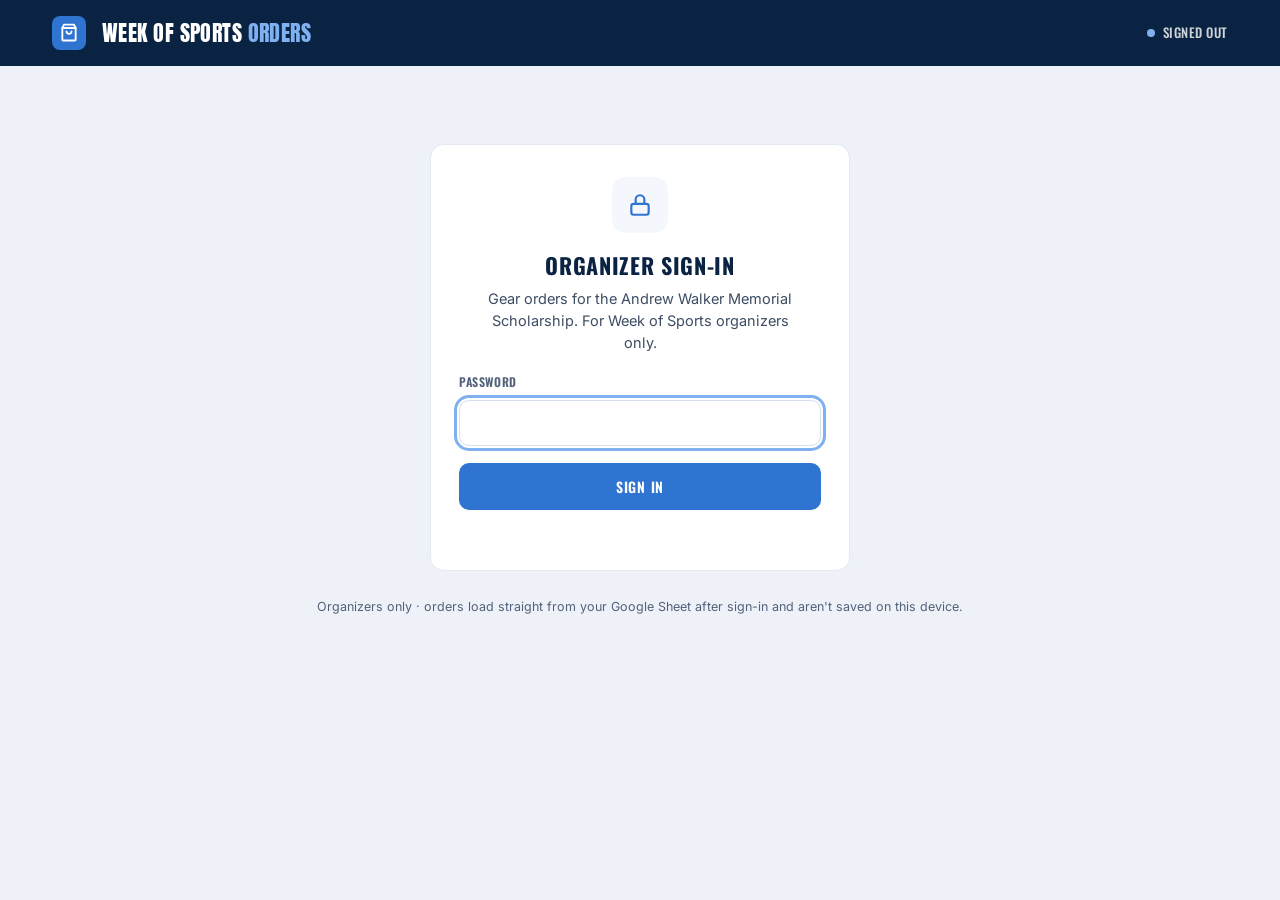
<file: orders/index.html>
<!DOCTYPE html>
<html lang="en">
<head>
<meta charset="UTF-8">
<meta name="viewport" content="width=device-width, initial-scale=1">
<meta name="robots" content="noindex, nofollow">
<title>Orders · Week of Sports</title>
<!-- Organizer-only. This page holds no order data: it sends the password to the
     "Orders API" Apps Script (config.js > ordersApiUrl), which checks it on Google's
     side and only then returns orders. Nothing is stored on the device. -->
<script src="/config.js"></script>
<link rel="preconnect" href="https://fonts.googleapis.com">
<link rel="preconnect" href="https://fonts.gstatic.com" crossorigin>
<link href="https://fonts.googleapis.com/css2?family=Anton&family=Oswald:wght@400;500;600;700&family=Inter:wght@400;500;600;700&display=swap" rel="stylesheet">
<style>
  :root{
    --bg:#eef2f8; --surface:#ffffff; --surface-2:#f4f7fc;
    --ink:#0c2240; --ink-2:#3c4d63; --muted:#52617a;
    --line:#e3e9f1; --line-2:#d8e0ec;
    --navy:#0a2342; --royal:#2f74d0; --royal-deep:#1f5fc4; --sky:#7fb1f0;
    --ok:#15683e; --ok-bg:#e6f4ec; --warn:#8a5a00; --warn-bg:#f8efd8;
    --radius:14px;
  }
  *{box-sizing:border-box;margin:0;padding:0}
  html{-webkit-text-size-adjust:100%}
  body{font-family:'Inter',system-ui,Arial,sans-serif;background:var(--bg);color:var(--ink);line-height:1.5;-webkit-font-smoothing:antialiased}
  .num{font-variant-numeric:tabular-nums}
  .wrap{max-width:1220px;margin:0 auto;padding:22px}
  button{font-family:inherit;cursor:pointer}
  a{color:var(--royal)}

  header{background:var(--navy);color:#fff}
  .hd{display:flex;align-items:center;gap:16px;flex-wrap:wrap;max-width:1220px;margin:0 auto;padding:16px 22px}
  .hd .logo{width:34px;height:34px;flex:none;border-radius:8px;background:var(--royal);display:flex;align-items:center;justify-content:center}
  .hd h1{font-family:'Anton',Impact,system-ui,sans-serif;font-weight:400;text-transform:uppercase;letter-spacing:.02em;font-size:22px;line-height:1;white-space:nowrap}
  .hd h1 span{color:var(--sky)}
  .hd .spacer{flex:1}
  .status{display:flex;align-items:center;gap:8px;font-family:'Oswald',system-ui,sans-serif;font-weight:500;font-size:13px;letter-spacing:.04em;text-transform:uppercase;color:rgba(255,255,255,.8)}
  .dot{width:8px;height:8px;border-radius:50%;background:var(--sky);flex:none}
  .dot.live{background:#3ad07f;box-shadow:0 0 0 0 rgba(58,208,127,.6);animation:pulse 2s infinite}
  .dot.stale{background:#e0a53a;animation:none}
  .dot.err{background:#e5675f;animation:none}
  @keyframes pulse{0%{box-shadow:0 0 0 0 rgba(58,208,127,.5)}70%{box-shadow:0 0 0 9px rgba(58,208,127,0)}100%{box-shadow:0 0 0 0 rgba(58,208,127,0)}}
  .hbtn{display:inline-flex;align-items:center;gap:7px;font-family:'Oswald',system-ui,sans-serif;font-weight:600;letter-spacing:.05em;text-transform:uppercase;font-size:13px;color:#fff;background:rgba(255,255,255,.1);border:1px solid rgba(255,255,255,.18);border-radius:9px;padding:9px 14px;transition:background .18s,border-color .18s,transform .12s}
  .hbtn:hover{background:rgba(255,255,255,.18);border-color:rgba(255,255,255,.4)}
  .hbtn:active{transform:translateY(1px)}
  .hbtn svg{width:16px;height:16px}
  .hbtn.spin svg{animation:spin .8s linear infinite}
  @keyframes spin{to{transform:rotate(360deg)}}
  :focus-visible{outline:3px solid var(--sky);outline-offset:2px;border-radius:6px}

  .summary{display:grid;grid-template-columns:repeat(auto-fit,minmax(150px,1fr));gap:14px;margin:22px 0}
  .stat{background:var(--surface);border:1px solid var(--line);border-radius:var(--radius);padding:16px 18px}
  .stat .k{font-family:'Oswald',system-ui,sans-serif;font-weight:600;letter-spacing:.06em;text-transform:uppercase;font-size:12px;color:var(--muted)}
  .stat .v{font-family:'Oswald',system-ui,sans-serif;font-weight:700;font-size:30px;line-height:1.1;margin-top:4px;color:var(--navy)}
  .stat.accent .v{color:var(--royal)}
  .stat .sub{font-size:12.5px;color:var(--muted);margin-top:3px}
  .stat .note{font-size:12.5px;color:var(--ink-2);margin-top:8px;padding-top:6px;border-top:1px solid var(--line);line-height:1.6}
  .stat .note div{display:flex;justify-content:space-between;gap:10px}
  .stat .note b{color:var(--ok);font-weight:600}

  .sec-h{display:flex;align-items:baseline;gap:10px;margin:26px 0 12px}
  .sec-h h2{font-family:'Oswald',system-ui,sans-serif;font-weight:600;text-transform:uppercase;letter-spacing:.05em;font-size:16px;color:var(--navy)}
  .sec-h .c{font-size:13px;color:var(--muted);font-family:'Oswald',system-ui,sans-serif;letter-spacing:.03em}
  .sec-h .wto-actions{margin-left:auto;display:flex;gap:8px;flex-wrap:wrap;align-self:center}
  .sec-h .wto-actions[hidden]{display:none}
  .sec-h .wto-actions svg{width:15px;height:15px}
  @media (max-width:640px){.sec-h{flex-wrap:wrap}.sec-h .wto-actions{margin-left:0;width:100%}}

  .order-grid{display:grid;grid-template-columns:repeat(auto-fit,minmax(340px,1fr));gap:14px}
  .ocard{background:var(--surface);border:1px solid var(--line);border-radius:var(--radius);padding:16px 18px;overflow-x:auto}
  .ocard h3{font-family:'Oswald',system-ui,sans-serif;font-weight:600;text-transform:uppercase;letter-spacing:.03em;font-size:15px;color:var(--navy);margin-bottom:12px;display:flex;justify-content:space-between;align-items:baseline;gap:10px}
  .ocard h3 .tot{color:var(--royal);font-weight:700}
  .ocard .solo{color:var(--ink-2);font-size:14.5px}
  .ocard .solo b{color:var(--navy);font-size:17px}
  table.mx{border-collapse:collapse;width:100%;font-size:14px}
  table.mx th,table.mx td{padding:7px 9px;text-align:center;border-bottom:1px solid var(--line)}
  table.mx thead th{font-family:'Oswald',system-ui,sans-serif;font-weight:600;text-transform:uppercase;letter-spacing:.04em;font-size:11.5px;color:var(--muted)}
  table.mx tbody th,table.mx td:first-child{text-align:left}
  table.mx th[scope=row]{font-family:'Oswald',system-ui,sans-serif;font-weight:600;font-size:13px;color:var(--ink);text-align:left;white-space:nowrap}
  table.mx td{color:var(--ink-2)}
  table.mx td.z{color:var(--line-2)}
  table.mx td.has{color:var(--navy);font-weight:600;background:var(--surface-2)}
  table.mx tfoot td,table.mx tfoot th{font-weight:700;color:var(--navy);border-top:2px solid var(--line-2);border-bottom:0}

  .toolbar{display:flex;gap:10px;flex-wrap:wrap;align-items:center;margin-bottom:12px}
  .search{position:relative;flex:1;min-width:200px}
  .search svg{position:absolute;left:12px;top:50%;transform:translateY(-50%);width:17px;height:17px;color:var(--muted)}
  .search input{width:100%;font-family:'Inter',system-ui,sans-serif;font-size:14.5px;padding:11px 13px 11px 37px;border-radius:10px;border:1px solid var(--line-2);background:var(--surface);color:var(--ink)}
  .search input::placeholder{color:var(--muted)}
  .chips{display:flex;gap:7px;flex-wrap:wrap}
  .chip{font-family:'Oswald',system-ui,sans-serif;font-weight:600;letter-spacing:.04em;text-transform:uppercase;font-size:12px;color:var(--ink-2);background:var(--surface);border:1px solid var(--line-2);border-radius:20px;padding:8px 13px;transition:all .15s}
  .chip:hover{border-color:var(--royal)}
  .chip[aria-pressed=true]{background:var(--royal);border-color:var(--royal);color:#fff}

  .tbl-card{background:var(--surface);border:1px solid var(--line);border-radius:var(--radius);overflow:hidden}
  .tbl-scroll{overflow-x:auto}
  table.orders{border-collapse:collapse;width:100%;font-size:14.5px;min-width:720px}
  table.orders thead th{font-family:'Oswald',system-ui,sans-serif;font-weight:600;text-transform:uppercase;letter-spacing:.04em;font-size:12px;color:var(--muted);text-align:left;padding:13px 14px;border-bottom:2px solid var(--line-2);background:var(--surface-2);white-space:nowrap;position:sticky;top:0}
  table.orders thead th.sortable{cursor:pointer;user-select:none}
  table.orders thead th.sortable:hover{color:var(--royal)}
  table.orders thead th .ar{opacity:0;margin-left:4px}
  table.orders thead th[aria-sort=ascending] .ar,table.orders thead th[aria-sort=descending] .ar{opacity:1;color:var(--royal)}
  table.orders thead th[aria-sort=descending] .ar{display:inline-block;transform:rotate(180deg)}
  table.orders td{padding:12px 14px;border-bottom:1px solid var(--line);vertical-align:top;color:var(--ink-2)}
  table.orders tr.row{cursor:pointer;transition:background .12s}
  table.orders tr.row:hover{background:var(--surface-2)}
  table.orders tr.row td .nm{font-weight:600;color:var(--ink)}
  table.orders td.amt{font-weight:700;color:var(--navy);white-space:nowrap}
  table.orders td.dt{white-space:nowrap;color:var(--muted);font-size:13px}
  .tag{display:inline-flex;align-items:center;gap:5px;font-family:'Oswald',system-ui,sans-serif;font-weight:600;letter-spacing:.03em;text-transform:uppercase;font-size:11px;padding:3px 9px;border-radius:20px;white-space:nowrap}
  .tag.g{background:var(--ok-bg);color:var(--ok)}
  .tag.b{background:#e7f0fd;color:var(--royal-deep)}
  .tag.a{background:var(--warn-bg);color:var(--warn)}
  .tag.n{background:var(--surface-2);color:var(--ink-2);border:1px solid var(--line-2)}
  .tag .d{width:6px;height:6px;border-radius:50%;background:currentColor}
  tr.detail td{background:var(--surface-2);border-bottom:1px solid var(--line);padding:0}
  .detail-in{padding:6px 14px 16px;display:grid;grid-template-columns:repeat(auto-fit,minmax(180px,1fr));gap:14px}
  .detail-in .df .dk{font-family:'Oswald',system-ui,sans-serif;font-weight:600;letter-spacing:.05em;text-transform:uppercase;font-size:11px;color:var(--muted);margin-bottom:2px}
  .detail-in .df .dv{font-size:14.5px;color:var(--ink)}
  .detail-in .df a{font-weight:600}
  .items-list{margin:2px 0 0;padding-left:18px}
  .items-list li{margin:2px 0;color:var(--ink)}

  .state{background:var(--surface);border:1px solid var(--line);border-radius:var(--radius);padding:52px 30px;text-align:center;margin-top:22px}
  .state .icon{width:56px;height:56px;margin:0 auto 16px;border-radius:14px;background:var(--surface-2);display:flex;align-items:center;justify-content:center;color:var(--royal)}
  .state h2{font-family:'Oswald',system-ui,sans-serif;font-weight:700;text-transform:uppercase;letter-spacing:.03em;font-size:22px;color:var(--navy);margin-bottom:8px}
  .state p{color:var(--ink-2);max-width:520px;margin:0 auto 8px;font-size:15px}
  .state .actions{margin-top:22px;display:flex;gap:10px;justify-content:center;flex-wrap:wrap}
  .btn-primary{font-family:'Oswald',system-ui,sans-serif;font-weight:600;letter-spacing:.05em;text-transform:uppercase;font-size:13px;color:#fff;background:var(--royal);border:0;border-radius:10px;padding:12px 20px;transition:background .18s}
  .btn-primary:hover{background:var(--royal-deep)}
  .spinner{width:40px;height:40px;margin:0 auto 18px;border-radius:50%;border:4px solid var(--line-2);border-top-color:var(--royal);animation:spin .8s linear infinite}
  .nomatch{padding:34px;text-align:center;color:var(--muted);font-size:15px}
  .banner{display:none;align-items:center;gap:10px;background:var(--warn-bg);border:1px solid #ecd9a8;color:var(--warn);border-radius:11px;padding:11px 15px;margin-top:16px;font-size:14px}
  .banner.show{display:flex}
  .banner svg{width:18px;height:18px;flex:none}
  .banner .x{margin-left:auto;background:none;border:0;color:inherit;font-size:18px;line-height:1;cursor:pointer;opacity:.7}
  .banner .x:hover{opacity:1}

  .stat.ok .v{color:var(--ok)}
  .stat.warn .v{color:var(--warn)}

  /* paid toggle in the table */
  .paid-wrap{display:inline-flex;align-items:center;gap:8px;cursor:pointer;min-height:32px}
  .paid-wrap input{width:20px;height:20px;accent-color:var(--ok);cursor:pointer;flex:none;margin:0}
  .paid-lab{font-family:'Oswald',system-ui,sans-serif;font-weight:600;text-transform:uppercase;font-size:11px;letter-spacing:.04em;color:var(--muted)}
  .paid-wrap.paid-yes .paid-lab{color:var(--ok)}
  .btn-sm{display:inline-flex;align-items:center;gap:6px;font-family:'Oswald',system-ui,sans-serif;font-weight:600;letter-spacing:.04em;text-transform:uppercase;font-size:12px;color:var(--royal);background:var(--surface);border:1.5px solid var(--line-2);border-radius:9px;padding:8px 13px;cursor:pointer;transition:border-color .15s,background .15s}
  .btn-sm:hover{border-color:var(--royal);background:var(--surface-2)}
  .btn-sm svg{width:15px;height:15px}

  /* receipt modal */
  .modal-overlay{position:fixed;inset:0;z-index:100;background:rgba(10,35,66,.55);display:none;align-items:center;justify-content:center;padding:20px;overflow:auto}
  .modal-overlay.open{display:flex}
  .modal-card{background:var(--bg);border-radius:16px;max-width:470px;width:100%;box-shadow:0 30px 80px rgba(8,26,48,.45);max-height:92vh;display:flex;flex-direction:column}
  .modal-body{overflow:auto;padding:20px}
  .modal-bar{display:flex;gap:10px;justify-content:flex-end;padding:14px 16px;border-top:1px solid var(--line)}

  /* receipt */
  .receipt{max-width:420px;margin:0 auto;background:#fff;color:#0c2240;border:1px solid #e3e9f1;border-radius:14px;overflow:hidden}
  .receipt .r-head{background:#0a2342;color:#fff;padding:20px 22px;text-align:center}
  .receipt .r-org{font-family:'Anton',Impact,system-ui,sans-serif;text-transform:uppercase;font-size:25px;letter-spacing:.02em;line-height:1}
  .receipt .r-sub{font-family:'Oswald',system-ui,sans-serif;font-weight:500;font-size:11px;letter-spacing:.07em;text-transform:uppercase;color:#7fb1f0;margin-top:6px}
  .receipt .r-body{padding:20px 22px}
  .receipt .r-meta{display:grid;gap:7px;margin-bottom:16px}
  .receipt .rm{display:flex;justify-content:space-between;gap:12px;font-size:14px;align-items:baseline}
  .receipt .rm span{color:#52617a;font-family:'Oswald',system-ui,sans-serif;text-transform:uppercase;font-size:10.5px;letter-spacing:.06em}
  .receipt .rm b{color:#0c2240;text-align:right}
  .receipt .r-list{list-style:none;margin:0;padding:14px 0;border-top:1px solid #e3e9f1}
  .receipt .r-list li{display:flex;justify-content:space-between;gap:12px;font-size:14.5px;padding:5px 0;color:#0c2240;
    border-bottom:1px solid #edf1f6}   /* faint rule under each item, so the eye can follow it across to its ×count */
  .receipt .r-list li:last-child{border-bottom:0}
  .receipt .r-list li .rq{color:#0c2240;font-weight:700;white-space:nowrap}   /* "×5": how many of that exact item */
  .receipt .r-total{display:flex;justify-content:space-between;border-top:2px solid #0a2342;padding-top:12px;font-family:'Oswald',system-ui,sans-serif;font-weight:700;font-size:20px;color:#0a2342}
  .receipt .r-stamp{margin-top:16px;text-align:center;font-family:'Oswald',system-ui,sans-serif;font-weight:700;text-transform:uppercase;letter-spacing:.06em;font-size:15px;padding:11px;border-radius:10px}
  .receipt .r-stamp.paid{background:#e6f4ec;color:#15683e}
  .receipt .r-stamp.due{background:#f8efd8;color:#8a5a00}
  .receipt .r-note{margin-top:14px;font-size:12px;color:#52617a;text-align:center;line-height:1.55}
  .receipt, .receipt *{-webkit-print-color-adjust:exact;print-color-adjust:exact}

  #print-area{display:none}
  @media print{
    @page{margin:0.4in}
    body>header, body>.wrap, .modal-overlay{display:none !important}
    #print-area{display:block !important}
    /* single receipt (from the modal): one centered card per page */
    #print-area>.receipt{max-width:460px;margin:0 auto;border:1px solid #cbd5e6;page-break-after:always}
    #print-area>.receipt:last-child{page-break-after:auto}
    /* bulk: exactly 6 receipts per sheet (2 columns x 3 rows), page break after each group */
    .rc-page{display:grid;grid-template-columns:1fr 1fr;gap:0.16in;align-content:start;page-break-after:always}
    .rc-page:last-child{page-break-after:auto}
    .rc-page .receipt{max-width:100%;margin:0;border:1px solid #cbd5e6;border-radius:10px;break-inside:avoid;page-break-inside:avoid}
    /* compact so six fit cleanly on one sheet */
    .rc-page .r-head{padding:6px 10px}
    .rc-page .r-org{font-size:13.5px}
    .rc-page .r-sub{font-size:7.5px;margin-top:2px}
    .rc-page .r-body{padding:8px 10px}
    .rc-page .r-meta{gap:1px;margin-bottom:6px}
    .rc-page .rm{font-size:9px}
    .rc-page .rm span{font-size:7.5px}
    .rc-page .r-list{padding:6px 0}
    .rc-page .r-list li{font-size:9px;line-height:1.3;padding:0.5px 0;border-bottom-width:0.5px;border-bottom-color:#dde4ee}
    .rc-page .r-total{font-size:12px;padding-top:6px}
    .rc-page .r-stamp{font-size:9px;padding:4px;margin-top:6px}
    .rc-page .r-note{font-size:7.5px;margin-top:5px;line-height:1.4}
    /* a bigger order (6+ different items) lists in two columns, so it stays the height of a
       normal receipt and six still fit, with a faint rule under every item. Tested: six
       15-line bulk receipts, and six of the tallest one-column receipt, each fit one sheet. */
    .rc-page .r-list:has(li:nth-child(6)){column-count:2;column-gap:11px}
    .rc-page .r-list:has(li:nth-child(6)) li{font-size:8.5px;break-inside:avoid}
  }

  footer{color:var(--muted);font-size:12.5px;text-align:center;padding:26px 22px 34px;line-height:1.6}

  @media(max-width:640px){ .hd h1{font-size:18px} .stat .v{font-size:24px} .hd .status{display:none} }
  @media(prefers-reduced-motion:reduce){ *{animation-duration:.001s!important;transition-duration:.001s!important} }

  /* ---- Orders / Profit tabs ---- */
  .tabs{display:flex;gap:2px;border-bottom:2px solid var(--line-2);margin-top:22px}
  .tab{font-family:'Oswald',system-ui,sans-serif;font-weight:600;letter-spacing:.05em;text-transform:uppercase;font-size:14px;color:var(--muted);background:none;border:0;border-bottom:3px solid transparent;margin-bottom:-2px;padding:11px 18px;border-radius:8px 8px 0 0;transition:color .15s,border-color .2s,background .15s}
  .tab:hover{color:var(--navy);background:var(--surface-2)}
  .tab[aria-selected=true]{color:var(--royal);border-bottom-color:var(--royal)}

  /* ---- profit ---- */
  .pnote{background:#e7f0fd;border:1px solid #cfe0f7;color:var(--ink);border-radius:12px;padding:14px 16px;font-size:14.5px;line-height:1.55;max-width:80ch}
  .pnote b{color:var(--navy)}
  .pnote + .pnote{margin-top:10px}
  table.pt{border-collapse:collapse;width:100%;font-size:14.5px;min-width:640px}
  table.pt thead th{font-family:'Oswald',system-ui,sans-serif;font-weight:600;text-transform:uppercase;letter-spacing:.04em;font-size:12px;color:var(--muted);text-align:right;padding:13px 14px;border-bottom:2px solid var(--line-2);background:var(--surface-2);white-space:nowrap}
  table.pt td{padding:11px 14px;border-bottom:1px solid var(--line);color:var(--ink-2);text-align:right;white-space:nowrap}
  table.pt thead th:first-child,table.pt td:first-child,table.pt thead th.l,table.pt td.l{text-align:left}
  table.pt td.item{font-weight:600;color:var(--ink);white-space:normal}
  table.pt td.item small{display:block;font-weight:400;font-size:12.5px;color:var(--muted);margin-top:1px}
  table.pt tr.first td{border-top:2px solid var(--line-2)}
  table.pt tbody tr:first-child td{border-top:0}
  table.pt .pos{color:var(--ok);font-weight:700}
  table.pt .neg{color:#a3201f;font-weight:700}
  table.pt tfoot td{font-weight:700;color:var(--navy);border-top:2px solid var(--line-2);border-bottom:0}
  .mg{display:inline-flex;align-items:center;gap:8px;justify-content:flex-end}
  .mg .bar{width:54px;height:6px;border-radius:6px;background:var(--line);overflow:hidden}
  .mg .bar i{display:block;height:100%;background:var(--ok);border-radius:6px}
  .mg .bar i.low{background:#d39a2c}
  .est{color:var(--warn);font-weight:700}
  .p-foot{font-size:13px;color:var(--muted);margin-top:12px;max-width:90ch;line-height:1.55}

  /* ---- total raised ---- */
  .raised-hero{display:grid;grid-template-columns:minmax(0,1fr) minmax(0,1.1fr);gap:22px;align-items:end;background:var(--navy);color:#fff;border-radius:var(--radius);padding:24px 26px;margin-top:22px}
  .rh-k{font-family:'Oswald',system-ui,sans-serif;font-weight:600;letter-spacing:.06em;text-transform:uppercase;font-size:13px;color:var(--sky)}
  .rh-v{font-family:'Anton',Impact,system-ui,sans-serif;font-size:clamp(44px,7vw,76px);line-height:1;margin-top:6px}
  .rh-sub{font-size:14px;color:#c9d7ec;margin-top:8px;line-height:1.5}
  .rh-bars{display:grid;gap:7px}
  .rh-bar{display:grid;grid-template-columns:minmax(0,9em) minmax(0,1fr) auto;gap:10px;align-items:center;font-size:13px;color:#dbe6f5}
  .rh-bar .t{height:10px;border-radius:6px;background:rgba(255,255,255,.12);overflow:hidden}
  .rh-bar .t i{display:block;height:100%;background:var(--sky);border-radius:6px;transition:width .6s cubic-bezier(.22,1,.36,1)}
  .rh-bar .t i.neg{background:#e5675f}
  .rh-bar b{font-weight:600;color:#fff;font-variant-numeric:tabular-nums;white-space:nowrap}
  .r-grid{display:grid;grid-template-columns:minmax(0,1.5fr) minmax(280px,1fr);gap:18px;align-items:start}
  .r-form{background:var(--surface);border:1px solid var(--line);border-radius:var(--radius);padding:18px;display:grid;gap:7px;margin-top:26px}
  .r-form h3{font-family:'Oswald',system-ui,sans-serif;font-weight:600;text-transform:uppercase;letter-spacing:.05em;font-size:16px;color:var(--navy);margin-bottom:4px}
  .r-form label{font-family:'Oswald',system-ui,sans-serif;font-weight:600;letter-spacing:.05em;text-transform:uppercase;font-size:12px;color:var(--muted);margin-top:4px;display:block}
  .r-form input,.r-form select{width:100%;font-family:inherit;font-size:16px;padding:10px 12px;border-radius:10px;border:1px solid var(--line-2);background:#fff;color:var(--ink);min-height:44px}
  .r-row{display:grid;grid-template-columns:1fr 1fr;gap:10px}
  .r-hint{font-size:13px;color:var(--muted);min-height:0}
  .r-seg{display:flex;gap:6px;flex-wrap:wrap}
  .r-seg button{flex:1 1 auto;min-height:44px;border-radius:10px;border:1px solid var(--line-2);background:#fff;color:var(--ink);font-size:14.5px;font-weight:600;padding:8px 12px}
  .r-seg button[aria-checked=true]{background:var(--royal);border-color:var(--royal);color:#fff}
  .r-form .btn-primary{margin-top:10px;padding:12px 18px;font-size:14px}
  .r-form .btn-primary:disabled{opacity:.6;cursor:default}
  .r-msg{font-size:14px;min-height:20px}
  .r-msg.ok{color:var(--ok)} .r-msg.err{color:#a3201f}
  table.pt.narrow{min-width:0}
  table.pt tr.sub td{color:var(--muted);font-size:13.5px}
  table.pt tr.sub td.item{font-weight:400;color:var(--muted);padding-left:28px}
  table.pt tr.pending td{opacity:.55}
  table.pt td.wrap{white-space:normal;text-align:left;max-width:30ch}
  .del{font-size:13px;border:1px solid var(--line-2);background:#fff;color:var(--muted);border-radius:8px;padding:6px 10px;min-height:34px}
  .del:hover{color:#a3201f;border-color:#e5b1ad}
  .del.armed{background:#a3201f;border-color:#a3201f;color:#fff}
  .lead-pill{display:inline-block;font-size:11px;font-family:'Oswald',system-ui,sans-serif;font-weight:600;letter-spacing:.05em;text-transform:uppercase;color:var(--ok);background:var(--ok-bg);border-radius:999px;padding:1px 8px;margin-left:6px}
  @media(max-width:860px){ .raised-hero,.r-grid{grid-template-columns:minmax(0,1fr)} .r-form{margin-top:4px} }

  /* ---- sign-in ---- */
  [hidden]{display:none !important}
  .login{max-width:420px;margin:56px auto 0;background:var(--surface);border:1px solid var(--line);border-radius:var(--radius);padding:32px 28px 26px;text-align:center}
  .login .licon{width:56px;height:56px;margin:0 auto 16px;border-radius:14px;background:var(--surface-2);display:flex;align-items:center;justify-content:center;color:var(--royal)}
  .login h2{font-family:'Oswald',system-ui,sans-serif;font-weight:700;text-transform:uppercase;letter-spacing:.03em;font-size:22px;color:var(--navy)}
  .login p{color:var(--ink-2);font-size:14.5px;margin:6px auto 20px;max-width:330px}
  .login form{display:flex;flex-direction:column;gap:9px;text-align:left}
  .login label{font-family:'Oswald',system-ui,sans-serif;font-weight:600;letter-spacing:.05em;text-transform:uppercase;font-size:12px;color:var(--muted)}
  .login input[type=password]{font-family:inherit;font-size:16px;padding:12px 13px;border-radius:10px;border:1px solid var(--line-2);background:#fff;color:var(--ink)}
  .login .btn-primary{margin-top:8px;padding:13px 20px;font-size:14px}
  .login .btn-primary:disabled{opacity:.6;cursor:default}
  .login .lerr{min-height:21px;color:#a3201f;font-size:14px;text-align:center;margin-top:4px}
</style>
</head>
<body>

<header>
  <div class="hd">
    <div class="logo" aria-hidden="true">
      <svg width="20" height="20" viewBox="0 0 24 24" fill="none" stroke="#fff" stroke-width="2.2" stroke-linecap="round" stroke-linejoin="round"><path d="M6 2 4 6v14a1 1 0 0 0 1 1h14a1 1 0 0 0 1-1V6l-2-4Z"/><path d="M4 6h16"/><path d="M9 10a3 3 0 0 0 6 0"/></svg>
    </div>
    <h1>Week of Sports <span>Orders</span></h1>
    <div class="spacer"></div>
    <div class="status" id="status"><span class="dot" id="dot"></span><span id="status-txt">Loading…</span></div>
    <button class="hbtn" id="refreshBtn" aria-label="Refresh orders now" hidden>
      <svg viewBox="0 0 24 24" fill="none" stroke="currentColor" stroke-width="2" stroke-linecap="round" stroke-linejoin="round"><path d="M3 12a9 9 0 0 1 15-6.7L21 8"/><path d="M21 3v5h-5"/><path d="M21 12a9 9 0 0 1-15 6.7L3 16"/><path d="M3 21v-5h5"/></svg>
      <span>Refresh</span>
    </button>
    <button class="hbtn" id="signOutBtn" hidden>Sign out</button>
  </div>
</header>

<div class="wrap">
  <div class="banner" id="banner"><svg viewBox="0 0 24 24" fill="none" stroke="currentColor" stroke-width="2" stroke-linecap="round" stroke-linejoin="round"><path d="M10.29 3.86 1.82 18a2 2 0 0 0 1.71 3h16.94a2 2 0 0 0 1.71-3L13.71 3.86a2 2 0 0 0-3.42 0Z"/><path d="M12 9v4M12 17h.01"/></svg><span id="banner-txt"></span><button class="x" id="banner-x" aria-label="Dismiss">&times;</button></div>

  <section class="login" id="login" hidden>
    <div class="licon" aria-hidden="true"><svg width="26" height="26" viewBox="0 0 24 24" fill="none" stroke="currentColor" stroke-width="2" stroke-linecap="round" stroke-linejoin="round"><rect x="4" y="11" width="16" height="10" rx="2"/><path d="M8 11V7a4 4 0 0 1 8 0v4"/></svg></div>
    <h2>Organizer sign-in</h2>
    <p>Gear orders for the Andrew Walker Memorial Scholarship. For Week of Sports organizers only.</p>
    <form id="loginForm">
      <input type="text" name="username" value="Week of Sports orders" autocomplete="username" hidden>
      <label for="pw">Password</label>
      <input type="password" id="pw" name="password" autocomplete="current-password" required>
      <button class="btn-primary" type="submit" id="loginBtn">Sign in</button>
      <div class="lerr" id="loginErr" role="alert" aria-live="polite"></div>
    </form>
  </section>

  <section class="state" id="loading" hidden>
    <div class="spinner" aria-hidden="true"></div>
    <p>Loading your orders…</p>
  </section>

  <section class="state" id="empty" hidden>
    <div class="icon"><svg width="28" height="28" viewBox="0 0 24 24" fill="none" stroke="currentColor" stroke-width="2" stroke-linecap="round" stroke-linejoin="round"><path d="M3 3v18h18"/><path d="M18 17V9M13 17V5M8 17v-3"/></svg></div>
    <h2>No orders yet</h2>
    <p>As gear orders come in, they'll appear here automatically — this page reads live from your orders sheet.</p>
    <div class="actions"><button class="btn-primary" id="retry">Refresh now</button></div>
  </section>

  <main id="dash" hidden>
    <div class="tabs" role="tablist" aria-label="Dashboard views">
      <button class="tab" role="tab" id="tab-orders" aria-controls="ordersView" aria-selected="true" data-view="orders">Orders</button>
      <button class="tab" role="tab" id="tab-profit" aria-controls="profitView" aria-selected="false" tabindex="-1" data-view="profit">Profit</button>
      <button class="tab" role="tab" id="tab-raised" aria-controls="raisedView" aria-selected="false" tabindex="-1" data-view="raised">Total raised</button>
    </div>

    <section id="raisedView" role="tabpanel" aria-labelledby="tab-raised" hidden>
      <div class="raised-hero">
        <div>
          <div class="rh-k">Raised for the Andrew Walker Memorial Scholarship</div>
          <div class="rh-v num" id="r-total">$0</div>
          <div class="rh-sub" id="r-sub"></div>
        </div>
        <div class="rh-bars" id="r-bars" aria-hidden="true"></div>
      </div>
      <div id="r-notes"></div>

      <div class="r-grid">
        <div>
          <div class="sec-h"><h2>Where it came from</h2><span class="c" id="r-src-c"></span></div>
          <div class="tbl-card"><div class="tbl-scroll"><table class="pt narrow" id="r-sources"></table></div></div>
        </div>
        <form class="r-form" id="r-form" novalidate>
          <h3>Add money</h3>
          <label for="r-cat">What is it</label>
          <select id="r-cat" required></select>
          <div class="r-hint" id="r-cat-hint"></div>
          <div class="r-row">
            <div><label for="r-date">Date</label><input type="date" id="r-date" required></div>
            <div><label for="r-amt">Amount</label><input type="text" id="r-amt" inputmode="decimal" placeholder="$0.00" autocomplete="off" required></div>
          </div>
          <div id="r-school-wrap" hidden>
            <label>Which school's jar</label>
            <div class="r-seg" id="r-school" role="radiogroup" aria-label="Which school's jar"></div>
          </div>
          <label for="r-from" id="r-from-l">From</label>
          <input type="text" id="r-from" maxlength="120" autocomplete="off" placeholder="Name or business (optional)">
          <label for="r-note">Note</label>
          <input type="text" id="r-note" maxlength="300" autocomplete="off" placeholder="Check #, how it was paid… (optional)">
          <button class="btn-primary" type="submit" id="r-add">Add</button>
          <div class="r-msg" id="r-msg" role="status" aria-live="polite"></div>
        </form>
      </div>

      <div class="sec-h"><h2>Donation challenge by day</h2><span class="c" id="r-ch-c">these totals show on the homepage during Spirit Week</span></div>
      <div class="tbl-card"><div class="tbl-scroll"><table class="pt" id="r-challenge"></table></div></div>

      <div class="sec-h"><h2>Every entry</h2><span class="c" id="r-list-c"></span></div>
      <div class="tbl-card"><div class="tbl-scroll"><table class="pt" id="r-list"></table></div></div>
      <p class="p-foot">Entries are saved in the <b>Donations</b> tab of your orders sheet. You can fix a typo there too; this page picks it up on the next refresh. Gear counts its profit from the Profit tab, so it moves on its own as orders and Jupmode prices change.</p>
    </section>

    <section id="profitView" role="tabpanel" aria-labelledby="tab-profit" hidden>
      <div class="summary" id="p-summary"></div>
      <div id="p-notes"></div>
      <div class="sec-h"><h2>Profit by item</h2><span class="c" id="p-items-c"></span></div>
      <div class="tbl-card"><div class="tbl-scroll"><table class="pt" id="p-items"></table></div></div>
      <div class="sec-h"><h2>Price vs Jupmode cost</h2><span class="c" id="p-prices-c"></span></div>
      <div class="tbl-card"><div class="tbl-scroll"><table class="pt" id="p-prices"></table></div></div>
      <p class="p-foot" id="p-foot"></p>
    </section>

    <section id="ordersView" role="tabpanel" aria-labelledby="tab-orders">
    <div class="summary" id="summary"></div>

    <div class="sec-h"><h2>What to order</h2><span class="c" id="wto-count"></span>
      <span class="wto-actions" id="wto-actions" hidden>
        <button class="btn-sm" id="wtoCopy" type="button" aria-label="Copy the order list as text for an email to the vendor">
          <svg viewBox="0 0 24 24" fill="none" stroke="currentColor" stroke-width="2" stroke-linecap="round" stroke-linejoin="round"><rect x="9" y="9" width="13" height="13" rx="2"/><path d="M5 15H4a2 2 0 0 1-2-2V4a2 2 0 0 1 2-2h9a2 2 0 0 1 2 2v1"/></svg>
          <span id="wtoCopyLabel">Copy for email</span>
        </button>
        <button class="btn-sm" id="wtoCsv" type="button" aria-label="Download the order list as a spreadsheet">
          <svg viewBox="0 0 24 24" fill="none" stroke="currentColor" stroke-width="2" stroke-linecap="round" stroke-linejoin="round"><path d="M21 15v4a2 2 0 0 1-2 2H5a2 2 0 0 1-2-2v-4"/><path d="m7 10 5 5 5-5"/><path d="M12 15V3"/></svg>
          Download spreadsheet
        </button>
      </span>
    </div>
    <div class="order-grid" id="breakdown"></div>

    <div class="sec-h"><h2>All orders</h2><span class="c" id="orders-count"></span></div>
    <div class="toolbar">
      <div class="search">
        <svg viewBox="0 0 24 24" fill="none" stroke="currentColor" stroke-width="2" stroke-linecap="round" stroke-linejoin="round"><circle cx="11" cy="11" r="8"/><path d="m21 21-4.3-4.3"/></svg>
        <input type="search" id="search" placeholder="Search name, homeroom, item…" aria-label="Search orders">
      </div>
      <div class="chips" id="filters" role="group" aria-label="Filter orders"></div>
      <button class="btn-sm" id="printAll" style="margin-left:auto" aria-label="Print receipts for the orders shown">
        <svg viewBox="0 0 24 24" fill="none" stroke="currentColor" stroke-width="2" stroke-linecap="round" stroke-linejoin="round"><path d="M6 9V2h12v7"/><path d="M6 18H4a2 2 0 0 1-2-2v-5a2 2 0 0 1 2-2h16a2 2 0 0 1 2 2v5a2 2 0 0 1-2 2h-2"/><path d="M6 14h12v8H6z"/></svg>
        <span id="printAllLabel">Print receipts</span>
      </button>
    </div>
    <div class="tbl-card">
      <div class="tbl-scroll">
        <table class="orders" id="ordersTable">
          <thead id="thead"></thead>
          <tbody id="tbody"></tbody>
        </table>
      </div>
      <div class="nomatch" id="nomatch" hidden></div>
    </div>
    </section>
  </main>

  <footer>
    Organizers only · orders load straight from your Google Sheet after sign-in and aren't saved on this device.
    <span id="foot-updated"></span>
  </footer>
</div>

<div class="modal-overlay" id="receiptModal" role="dialog" aria-modal="true" aria-label="Receipt">
  <div class="modal-card">
    <div class="modal-body" id="receiptBody"></div>
    <div class="modal-bar">
      <button class="btn-sm" id="receiptClose">Close</button>
      <button class="btn-primary" id="receiptPrint" style="padding:10px 18px">Print / Save PDF</button>
    </div>
  </div>
</div>
<div id="print-area" aria-hidden="true"></div>

<script>
(function(){
  "use strict";
  var TOKEN_KEY='wos_orders_token';   /* sign-in lasts until the tab closes (max 6 hours) */
  var SIZE_ORDER=['YXS','YS','YM','YL','YXL','XS','S','M','L','XL','2XL','3XL','4XL','5XL'];
  var el=function(id){return document.getElementById(id);};
  var state={rows:[],headers:{},sort:{key:'date',dir:-1},q:'',filters:{},expanded:{},lastUpdated:null,costs:null};

  function mapHeaders(head){
    var m={};
    head.forEach(function(h,idx){
      var k=String(h).toLowerCase().trim();
      if(/(time|date|stamp)/.test(k)&&m.date==null) m.date=idx;
      else if(/name/.test(k)&&m.name==null) m.name=idx;
      else if(/(phone|mobile|cell)/.test(k)&&m.phone==null) m.phone=idx;
      else if(/(homeroom|room|grade|teacher|class)/.test(k)&&m.homeroom==null) m.homeroom=idx;
      else if(/(order|item|summary|shirt|gear)/.test(k)&&m.order==null) m.order=idx;
      else if(/(total|amount|price|cost|paid)/.test(k)&&m.total==null) m.total=idx;
      else if(/(delivery|pickup|ship|deliver)/.test(k)&&m.delivery==null) m.delivery=idx;
      else if(/(payment|pay|venmo|cash|method)/.test(k)&&m.payment==null) m.payment=idx;
    });
    return m;
  }
  function money(n){ return '$'+(Math.round(n*100)/100).toLocaleString('en-US',{minimumFractionDigits:(n%1?2:0),maximumFractionDigits:2}); }
  function num(s){ var v=parseFloat(String(s).replace(/[^0-9.\-]/g,'')); return isNaN(v)?0:v; }
  function ts(s){ var t=Date.parse(s); return isNaN(t)?0:t; }
  function esc(s){ return String(s==null?'':s).replace(/[&<>"]/g,function(c){return {'&':'&amp;','<':'&lt;','>':'&gt;','"':'&quot;'}[c];}); }

  function normSize(s){
    s=String(s||'').replace(/\(.*?\)/g,'').trim().toUpperCase().replace(/\s+/g,' ');
    var m=s.match(/^YOUTH\s+(.+)$/);
    if(m) return 'Y'+m[1].replace(/\s+/g,'');   // "Youth L" -> "YL", "Youth XS" -> "YXS"
    return s.replace(/\s+/g,'');
  }
  function parseItems(str){
    if(!str) return [];
    return String(str).split(/\s*\|\s*/).map(function(seg){
      seg=seg.trim(); if(!seg) return null;
      var mt=seg.match(/^([^:]+):\s*(.*)$/), type, rest;
      if(mt){ type=mt[1].trim(); rest=mt[2].trim(); } else { type=seg; rest=''; }   /* "Beanie", "Hat", "Sticker" */
      var parts=rest.split(',').map(function(x){return x.trim();}).filter(Boolean);
      var size='',color='';
      if(parts.length>=2){ color=parts[0]; size=parts[parts.length-1]; }
      else if(parts.length===1){ if(/^(youth\s+)?(x*s|x*l|[2-9]xl|s|m|l)$/i.test(parts[0].replace(/\(.*?\)/g,'').trim())) size=parts[0]; else color=parts[0]; }
      return {type:type,color:color,size:normSize(size),raw:seg};
    }).filter(Boolean);
  }

  function buildRows(matrix){
    if(!matrix||!matrix.length) return {rows:[],map:{}};
    var head=matrix[0], map=mapHeaders(head), out=[];
    for(var r=1;r<matrix.length;r++){
      var cells=matrix[r];
      function g(key){ return map[key]!=null?String(cells[map[key]]==null?'':cells[map[key]]).trim():''; }
      var orderStr=g('order');
      var o={date:g('date'),name:g('name')||'—',phone:g('phone'),homeroom:g('homeroom'),
        order:orderStr,items:parseItems(orderStr),total:num(g('total')),totalRaw:g('total'),
        delivery:g('delivery'),payment:g('payment'),paid:false};
      o.key=[o.date,o.name,o.order,o.totalRaw].join('~~');
      out.push(o);
    }
    return {rows:out,map:map};
  }

  function computeSummary(rows){
    var total=0,items=0,byType={},pickup=0,dropoff=0,paidTotal=0,unpaid=0,paidBy={};
    rows.forEach(function(r){
      total+=r.total;
      if(r.paid){
        paidTotal+=r.total;
        var p=classifyPayment(r.payment), m=p?p.label:'Other';   /* "Venmo", "Cash · LBHS", "Cash · MS/ES", ... */
        paidBy[m]=(paidBy[m]||0)+r.total;
      } else unpaid++;
      r.items.forEach(function(it){ items++; byType[it.type]=(byType[it.type]||0)+1; });
      var d=classifyDelivery(r.delivery);
      if(d){ if(d.label==='Pickup') pickup++; else if(d.label==='Homeroom'||d.label==='High School') dropoff++; }
    });
    return {total:total,orders:rows.length,items:items,byType:byType,pickup:pickup,dropoff:dropoff,
      paidTotal:paidTotal,owed:total-paidTotal,unpaid:unpaid,paidBy:paidBy};
  }
  function computeBreakdown(rows){
    var g={};
    rows.forEach(function(r){ r.items.forEach(function(it){
      var t=it.type||'Item', col=it.color||'—', sz=it.size||'—';
      g[t]=g[t]||{}; g[t][col]=g[t][col]||{}; g[t][col][sz]=(g[t][col][sz]||0)+1;
    }); });
    return g;
  }
  function sortedSizes(set){
    var arr=Object.keys(set);
    arr.sort(function(a,b){ var ia=SIZE_ORDER.indexOf(a),ib=SIZE_ORDER.indexOf(b); if(ia<0)ia=99; if(ib<0)ib=99; return ia-ib||a.localeCompare(b); });
    return arr;
  }

  function renderSummary(s){
    /* how the paid money came in, Venmo first, then the biggest */
    var by=s.paidBy||{}, methods=Object.keys(by).sort(function(a,b){ return (b==='Venmo')-(a==='Venmo')||by[b]-by[a]; });
    var cards=[
      {k:'Paid',v:money(s.paidTotal),cls:'ok',sub:'of '+money(s.total)+' ordered',
        note:methods.map(function(m){ return '<div><span>'+esc(m.replace(/^(.+) · (.+)$/,'$1 ($2)'))+'</span><b>'+money(by[m])+'</b></div>'; }).join('')},
      {k:'Owed',v:money(s.owed),cls:(s.owed>0?'warn':''),sub:s.unpaid+' unpaid'},
      {k:'Orders',v:s.orders,sub:s.pickup+' pickup · '+s.dropoff+' drop-off'},
      {k:'Items',v:s.items,sub:Object.keys(s.byType).sort(function(a,b){return s.byType[b]-s.byType[a];}).map(function(t){return s.byType[t]+' '+t;}).join(' · ')||'across all orders'}
    ];
    el('summary').innerHTML=cards.map(function(c){
      return '<div class="stat '+(c.cls||'')+'"><div class="k">'+c.k+'</div><div class="v num">'+c.v+'</div><div class="sub num">'+esc(c.sub)+'</div>'+
        (c.note?'<div class="note num">'+c.note+'</div>':'')+'</div>';
    }).join('');
  }
  function renderBreakdown(g){
    var types=Object.keys(g);
    var oh=onHand(), anyOh=Object.keys(oh).length>0;
    el('wto-count').textContent=types.length?(anyOh?'what to buy from Jupmode, after the gear you already have':'grouped by item & color'):'';
    /* rows for the vendor export: only what still has to be bought */
    var vend=[];
    types.forEach(function(t){
      var colors=g[t], sz0={};
      Object.keys(colors).forEach(function(col){ Object.keys(colors[col]).forEach(function(sz){ sz0[sz]=1; }); });
      var order=sortedSizes(sz0);
      Object.keys(colors).sort().forEach(function(col){ order.forEach(function(sz){
        var n=colors[col][sz]; if(!n) return;
        var have=oh[ohKey(t,col==='—'?'':col,sz==='—'?'':sz)]||0, q=n-Math.min(n,have);
        if(q>0) vend.push({item:t,color:col==='—'?'':col,size:sz==='—'?'':sz,qty:q});
      }); });
    });
    state.vendor=vend;
    el('wto-actions').hidden=!vend.length;
    if(!types.length){ el('breakdown').innerHTML='<div class="ocard"><p style="color:var(--muted)">No item details found in the order column.</p></div>'; return; }
    el('breakdown').innerHTML=types.map(function(t){
      var colors=g[t], allSizes={};
      Object.keys(colors).forEach(function(col){ Object.keys(colors[col]).forEach(function(sz){ allSizes[sz]=1; }); });
      var sizes=sortedSizes(allSizes);
      var cols=Object.keys(colors);
      /* ordered minus what's on hand, per color and size */
      var need={}, used=[], ordered=0, toBuy=0;
      cols.forEach(function(col){ need[col]={}; Object.keys(colors[col]).forEach(function(sz){
        var n=colors[col][sz], have=oh[ohKey(t,col,sz)]||0, from=Math.min(n,have);
        need[col][sz]=n-from; ordered+=n; toBuy+=n-from;
        if(from) used.push(from+' '+(col!=='—'?col+' ':'')+(sz!=='—'?sz:'')+(have>from?' (of '+have+')':''));
      }); });
      if(cols.length===1&&cols[0]==='—'&&sizes.length===1&&sizes[0]==='—'){
        var n=colors['—']['—'], have=oh[ohKey(t,'','')]||0;
        return '<div class="ocard"><h3>'+esc(t)+'<span class="tot num">'+toBuy+' to order</span></h3>'+
          '<p class="solo">One size · <b class="num">'+n+'</b> ordered'+(have?' · <b class="num">'+have+'</b> on hand · order <b class="num">'+toBuy+'</b>':' · order <b class="num">'+n+'</b>')+'</p></div>';
      }
      var body=cols.sort().map(function(col){
        var cells=sizes.map(function(sz){ var n=need[col][sz]||0, o=colors[col][sz]||0;
          return '<td class="num '+(n?'has':'z')+'"'+(o>n?' title="'+o+' ordered, '+(o-n)+' from on hand"':'')+'>'+(n||'·')+'</td>'; }).join('');
        var rowTot=sizes.reduce(function(a,sz){return a+(need[col][sz]||0);},0);
        return '<tr><th scope="row">'+esc(col)+'</th>'+cells+'<td class="num" style="font-weight:700;color:var(--navy)">'+rowTot+'</td></tr>';
      }).join('');
      var foot=sizes.map(function(sz){ var c=0; cols.forEach(function(k){c+=(need[k][sz]||0);}); return '<td class="num">'+c+'</td>'; }).join('');
      return '<div class="ocard"><h3>'+esc(t)+'<span class="tot num">'+toBuy+' to order</span></h3>'+
        '<table class="mx"><thead><tr><th>Color</th>'+sizes.map(function(s){return '<th>'+esc(s)+'</th>';}).join('')+'<th>Σ</th></tr></thead>'+
        '<tbody>'+body+'</tbody>'+
        '<tfoot><tr><th scope="row">All</th>'+foot+'<td class="num">'+toBuy+'</td></tr></tfoot></table>'+
        (used.length?'<p class="solo" style="font-size:13px;margin-top:8px;color:var(--muted)">'+ordered+' ordered · '+(ordered-toBuy)+' filled from on hand: '+esc(used.join(', '))+'</p>':'')+'</div>';
    }).join('');
  }

  var COLS=[
    {key:'date',label:'Submitted',sortable:true,date:true},
    {key:'name',label:'Name',sortable:true},
    {key:'homeroom',label:'Homeroom',sortable:true},
    {key:'order',label:'Order',sortable:false},
    {key:'total',label:'Total',sortable:true,num:true},
    {key:'delivery',label:'Delivery',sortable:true},
    {key:'payment',label:'Payment',sortable:true},
    {key:'paid',label:'Paid',sortable:true}
  ];
  function renderHead(){
    el('thead').innerHTML='<tr>'+COLS.map(function(c){
      var s=state.sort.key===c.key?(state.sort.dir>0?'ascending':'descending'):'none';
      return '<th '+(c.sortable?'class="sortable" tabindex="0" role="button" ':'')+'data-key="'+c.key+'" '+(c.sortable?'aria-sort="'+s+'"':'')+'>'+
        esc(c.label)+(c.sortable?'<span class="ar" aria-hidden="true">▲</span>':'')+'</th>';
    }).join('')+'</tr>';
  }
  function classifyDelivery(s){
    s=String(s||'');
    if(/homeroom/i.test(s)) return {label:'Homeroom',cls:'g'};
    if(/high school|\bhs\b/i.test(s)) return {label:'High School',cls:'b'};
    if(/pick/i.test(s)) return {label:'Pickup',cls:'a'};
    return s?{label:s.length>22?s.slice(0,20)+'…':s,cls:'n'}:null;
  }
  function classifyPayment(s){
    s=String(s||'');
    if(/venmo/i.test(s)) return {label:'Venmo',cls:'b'};
    if(/lbhs/i.test(s)) return {label:'Cash · LBHS',cls:'n'};
    if(/ms\/?es/i.test(s)) return {label:'Cash · MS/ES',cls:'n'};
    if(/email/i.test(s)) return {label:'Email',cls:'a'};
    if(/cash|check/i.test(s)) return {label:'Cash',cls:'n'};
    return s?{label:s.length>22?s.slice(0,20)+'…':s,cls:'n'}:null;
  }
  function tagFor(info){
    if(!info) return '<span style="color:var(--line-2)">—</span>';
    return '<span class="tag '+info.cls+'"><span class="d"></span>'+esc(info.label)+'</span>';
  }
  function filtered(){
    var q=state.q.toLowerCase();
    return state.rows.filter(function(r){
      if(state.filters.paid==='unpaid' && r.paid) return false;
      if(state.filters.paid==='paid' && !r.paid) return false;
      if(state.filters.delivery && !new RegExp(state.filters.delivery,'i').test(r.delivery)) return false;
      if(state.filters.payment && !new RegExp(state.filters.payment,'i').test(r.payment)) return false;
      if(!q) return true;
      return (r.name+' '+r.homeroom+' '+r.order+' '+r.phone).toLowerCase().indexOf(q)>-1;
    });
  }
  function sortRows(rows){
    var k=state.sort.key,d=state.sort.dir,c=COLS.filter(function(x){return x.key===k;})[0]||{};
    return rows.slice().sort(function(a,b){
      if(k==='paid') return ((a.paid?1:0)-(b.paid?1:0))*d;
      if(c.date) return (ts(a.date)-ts(b.date))*d;
      if(c.num) return (a.total-b.total)*d;
      return String(a[k]).localeCompare(String(b[k]),undefined,{numeric:true,sensitivity:'base'})*d;
    });
  }
  function renderTable(){
    var rows=sortRows(filtered()), tb=el('tbody'), nm=el('nomatch');
    el('orders-count').textContent=rows.length+' of '+state.rows.length+' shown';
    var pa=el('printAllLabel'); if(pa) pa.textContent='Print receipts ('+rows.length+')';
    if(!rows.length){
      tb.innerHTML=''; nm.hidden=false;
      nm.textContent=state.q||state.filters.delivery||state.filters.payment?'No orders match your search or filters.':'No orders yet.';
      return;
    }
    nm.hidden=true;
    tb.innerHTML=rows.map(function(r,i){
      var id=r.name+'|'+r.date+'|'+i, open=!!state.expanded[id];
      var main='<tr class="row" data-id="'+esc(id)+'" tabindex="0" aria-expanded="'+open+'">'+
        '<td class="dt num">'+esc(r.date||'—')+'</td>'+
        '<td><span class="nm">'+esc(r.name)+'</span></td>'+
        '<td>'+esc(r.homeroom||'—')+'</td>'+
        '<td>'+esc(r.order||'—')+'</td>'+
        '<td class="amt num">'+(r.totalRaw?esc(String(r.totalRaw).charAt(0)==='$'?r.totalRaw:money(r.total)):money(r.total))+'</td>'+
        '<td>'+tagFor(classifyDelivery(r.delivery))+'</td>'+
        '<td>'+tagFor(classifyPayment(r.payment))+'</td>'+
        '<td class="paidcell"><label class="paid-wrap'+(r.paid?' paid-yes':'')+'"><input type="checkbox" class="paidcb" data-key="'+esc(r.key)+'"'+(r.paid?' checked':'')+' aria-label="Mark '+esc(r.name)+' as paid"><span class="paid-lab">'+(r.paid?'Paid':'—')+'</span></label></td></tr>';
      var det='';
      if(open){
        var items=r.items.length?'<ul class="items-list">'+r.items.map(function(it){return '<li>'+esc(it.raw)+'</li>';}).join('')+'</ul>':esc(r.order||'—');
        det='<tr class="detail"><td colspan="'+COLS.length+'"><div class="detail-in">'+
          '<div class="df"><div class="dk">Items</div><div class="dv">'+items+'</div></div>'+
          (r.phone?'<div class="df"><div class="dk">Phone</div><div class="dv"><a href="tel:'+esc(String(r.phone).replace(/[^0-9+]/g,''))+'">'+esc(r.phone)+'</a></div></div>':'')+
          (r.date?'<div class="df"><div class="dk">Submitted</div><div class="dv num">'+esc(r.date)+'</div></div>':'')+
          (r.delivery?'<div class="df"><div class="dk">Delivery</div><div class="dv">'+esc(r.delivery)+'</div></div>':'')+
          (r.payment?'<div class="df"><div class="dk">Payment</div><div class="dv">'+esc(r.payment)+'</div></div>':'')+
          '<div class="df"><div class="dk">Total</div><div class="dv num">'+money(r.total)+'</div></div>'+
        '</div><div style="padding:2px 14px 16px"><button class="btn-sm receipt-btn" data-key="'+esc(r.key)+'"><svg viewBox="0 0 24 24" width="15" height="15" fill="none" stroke="currentColor" stroke-width="2" stroke-linecap="round" stroke-linejoin="round"><path d="M6 9V2h12v7"/><path d="M6 18H4a2 2 0 0 1-2-2v-5a2 2 0 0 1 2-2h16a2 2 0 0 1 2 2v5a2 2 0 0 1-2 2h-2"/><path d="M6 14h12v8H6z"/></svg>Print receipt</button></div></td></tr>';
      }
      return main+det;
    }).join('');
  }
  function renderFilters(){
    var defs=[
      {key:'delivery',val:'homeroom',label:'Homeroom'},
      {key:'delivery',val:'high school',label:'High School'},
      {key:'delivery',val:'pick',label:'Pickup'},
      {key:'payment',val:'venmo',label:'Venmo'},
      {key:'payment',val:'cash|check|office',label:'Cash'},
      {key:'payment',val:'email',label:'Email'},
      {key:'paid',val:'unpaid',label:'Unpaid'},
      {key:'paid',val:'paid',label:'Paid'}
    ];
    el('filters').innerHTML=defs.map(function(d){
      var on=state.filters[d.key]===d.val;
      return '<button class="chip" data-fkey="'+d.key+'" data-fval="'+esc(d.val)+'" aria-pressed="'+on+'">'+d.label+'</button>';
    }).join('');
  }
  function renderAll(){
    el('loading').hidden=true; el('empty').hidden=true; el('dash').hidden=false;
    renderSummary(computeSummary(state.rows));
    renderBreakdown(computeBreakdown(state.rows));
    renderHead(); renderFilters(); renderTable();
    renderProfit();
    renderRaised();
  }

  /* ---- profit: what Jupmode charges comes from the "Jupmode Costs" tab of the orders
     sheet, sent by the orders script after sign-in, so no cost is in this page's code ---- */
  var ADULT=['XS','S','M','L','XL','2XL','3XL','4XL','5XL'];
  var GO=(window.WOS&&window.WOS.gearOrder)||{};
  function itemKey(s){ return String(s||'').toLowerCase().replace(/[^a-z0-9]/g,''); }
  function pct(n,dp){ var f=Math.pow(10,dp==null?1:dp), v=Math.round(Math.abs(n)*100*f)/f; return (n<0&&v?'−':'')+v+'%'; }
  function sizeList(label){                       /* "XS-XL" -> XS,S,M,L,XL · "Youth" · "2XL" */
    label=String(label||'').toUpperCase().replace(/\s+/g,'');
    if(/^YOUTH/.test(label)) return ['YOUTH'];
    var ends=label.split('-'), a=ADULT.indexOf(ends[0]), b=ADULT.indexOf(ends[ends.length-1]);
    return (a>-1&&b>-1)?ADULT.slice(a,b+1):[label];
  }
  function parseCosts(matrix){
    if(!matrix||!matrix.length) return null;
    var c={tiers:[],apparel:{},stock:{},other:[],tax:0,discount:0,onhand:{}}, mode='';
    matrix.forEach(function(row){
      var a=String(row[0]==null?'':row[0]).trim(), low=a.toLowerCase();
      if(!a) return;
      if(low==='item'){ mode='apparel'; c.tiers=row.slice(2).map(function(h){ return parseInt(String(h),10); }).filter(function(n){ return !isNaN(n); }); return; }
      if(low==='in stock'){ mode='stock'; return; }
      if(low==='other cost'){ mode='other'; return; }
      if(low==='on hand'){ mode='onhand'; return; }
      if(mode==='onhand'){                        /* gear already in hand: Item | Color | Size | Qty */
        var q=num(row[3]); if(q>0){ var ok=ohKey(a,row[1],row[2]); c.onhand[ok]=(c.onhand[ok]||0)+q; }
        return;
      }
      if(mode==='apparel'){
        var costs=c.tiers.map(function(_,i){ return num(row[2+i]); });
        if(!costs.some(Boolean)) return;
        (c.apparel[itemKey(a)]=c.apparel[itemKey(a)]||[]).push({sizes:sizeList(row[1]),label:String(row[1]),costs:costs});
      } else if(mode==='stock'){
        c.stock[itemKey(a)]={name:a,bought:num(row[1]),paid:num(row[2]),reorder:num(row[3])||num(row[2])};
      } else if(mode==='other'){
        if(/tax/i.test(a)){ var t=num(row[1]); c.tax=t>1?t/100:t; }
        else if(/invoice/i.test(a)){ c.invoice=num(row[1]); c.invoiceLabel=a; }   /* the real Jupmode total for the shirts/long sleeves/hoodies, tax and fees included */
        else if(/discount/i.test(a)){ var d=num(row[1]); c.discount=d>1?d/100:d; }   /* % off the new shirt/long sleeve/hoodie invoice */
        else c.other.push({label:a,amount:num(row[1])});
      }
    });
    return c.tiers.length||Object.keys(c.stock).length ? c : null;
  }
  /* one key per item/color/size for the "On hand" list; one-size items match on the item alone */
  function ohKey(type,color,size){
    var col=itemKey(color).replace(/^grey$/,'gray'), sz=String(size==null?'':size).trim();
    if(!sz||sz==='—'||/^one\s*size$/i.test(sz)) sz=''; else sz=normSize(sz);
    return itemKey(type)+'|'+(col==='heathergray'||col==='darkheathergray'?'gray':col)+'|'+sz;
  }
  function onHand(){ var c=parseCosts(state.costs); return (c&&c.onhand)||{}; }
  function tierAt(tiers,n){ var i=0; tiers.forEach(function(t,k){ if(n>=t) i=k; }); return i; }
  /* the cost row for one size; a size Jupmode didn't quote uses the closest size it did */
  function apparelRow(rows,size){
    var youth=/^Y/.test(size), want=youth?'YOUTH':size;
    var hit=rows.filter(function(r){ return r.sizes.indexOf(want)>-1; })[0];
    if(hit) return {row:hit,est:false};
    var adult=rows.filter(function(r){ return r.sizes[0]!=='YOUTH'; }), idx=youth?0:ADULT.indexOf(size), best=adult[0]||rows[0], bd=99;
    adult.forEach(function(r){ r.sizes.forEach(function(z){ var d=Math.abs(ADULT.indexOf(z)-idx); if(d<bd){ bd=d; best=r; } }); });
    return {row:best,est:true};
  }
  function product(name){ return (GO.products||[]).filter(function(p){ return itemKey(p.name)===itemKey(name); })[0]; }
  function sellPrice(name,size){
    var p=product(name); if(!p) return null;
    var extra=0;
    (p.sizes||[]).forEach(function(s){ if(normSize(s)===size){ var m=s.match(/\+\s*\$?([\d.]+)/); if(m) extra=parseFloat(m[1]); } });
    return p.price+extra;
  }

  function computeProfit(rows,c){
    var tax=c.tax, off=1-(c.discount||0), items=[];
    /* an "Extras" row is stock Andrew buys on top of the orders: it costs money but nobody paid for it */
    rows.forEach(function(r){ var ex=/^extras\b/i.test(r.name); r.items.forEach(function(it){ it.extraStock=ex; items.push(it); }); });
    /* Jupmode's price breaks count each item type on its own: tees, long sleeves and
       hoodies don't add up together. Youth sizes count with their own type. */
    /* apparel already on hand (leftover samples) fills matching orders first: no new Jupmode
       cost, and it doesn't count toward the price break, since it isn't bought again */
    var left={}; Object.keys(c.onhand||{}).forEach(function(k){ left[k]=c.onhand[k]; });
    items.forEach(function(it){
      it.fromHand=false;
      if(!c.apparel[itemKey(it.type)]) return;
      var k=ohKey(it.type,it.color,it.size); if(left[k]>0){ left[k]--; it.fromHand=true; }
    });
    var types={};
    items.forEach(function(it){ var k=itemKey(it.type); if(!c.apparel[k]) return; types[k]=types[k]||{name:it.type,n:0}; if(!it.fromHand) types[k].n++; });
    (GO.products||[]).forEach(function(p){ var k=itemKey(p.name); if(c.apparel[k]&&!types[k]) types[k]={name:p.name,n:0}; });
    Object.keys(types).forEach(function(k){ var t=types[k]; t.ti=tierAt(c.tiers,t.n); t.next=t.ti+1<c.tiers.length?t.ti+1:-1; t.saveNext=0; });
    var apparelN=Object.keys(types).reduce(function(a,k){ return a+types[k].n; },0);
    var by={}, order=[];
    function slot(name){
      var k=itemKey(name);
      if(!by[k]){ by[k]={name:name,sold:0,rev:0,cost:0,est:false,fromHand:0,kind:c.apparel[k]?'apparel':(c.stock[k]?'stock':'none')}; order.push(k); }
      return by[k];
    }
    (GO.products||[]).forEach(function(p){ if(c.apparel[itemKey(p.name)]||c.stock[itemKey(p.name)]) slot(p.name); });
    items.forEach(function(it){
      var s=slot(it.type), sp=sellPrice(it.type,it.size);
      if(it.extraStock) s.extras=(s.extras||0)+1; else { s.sold++; s.rev+=sp||0; }
      if(s.kind==='apparel'&&it.fromHand){ s.fromHand++; }
      else if(s.kind==='apparel'){
        var a=apparelRow(c.apparel[itemKey(it.type)],it.size), t=types[itemKey(it.type)];
        s.cost+=a.row.costs[t.ti]*off; if(a.est) s.est=true;
        if(t.next>-1) t.saveNext+=(a.row.costs[t.ti]-a.row.costs[t.next])*off*(1+tax);
      }
    });
    /* only the gear in these orders counts; the upfront batch, samples and setup fees don't */
    Object.keys(c.stock).forEach(function(k){
      var st=c.stock[k], s=slot(st.name);
      /* what's left to sell: the On hand count if there is one (e.g. hats the models kept are gone), else what was bought */
      var ohq=c.onhand&&c.onhand[ohKey(st.name,'','')];
      s.kind='stock'; s.bought=st.bought; s.avail=ohq!=null?ohq:st.bought; var used=s.sold+(s.extras||0); s.extra=Math.max(0,used-s.avail);
      s.cost=(used-s.extra)*st.paid+s.extra*st.reorder;
    });
    var lines=order.map(function(k){ var s=by[k]; s.costTax=s.cost*(1+tax); return s; });
    /* once the invoice is in, the shirt/long sleeve/hoodie cost is that exact total (setup fee and rounding included),
       spread over the items by their estimated share */
    var est=lines.reduce(function(a,s){ return a+(s.kind==='apparel'?s.costTax:0); },0);
    if(c.invoice>0&&est>0){ var f=c.invoice/est; lines.forEach(function(s){ if(s.kind==='apparel') s.costTax*=f; }); }
    lines.forEach(function(s){ s.profit=s.rev-s.costTax; });
    var revenue=0, collected=0;
    rows.forEach(function(r){ revenue+=r.total; if(r.paid) collected+=r.total; });
    var totalCost=lines.reduce(function(a,s){ return a+s.costTax; },0);
    return {lines:lines,tax:tax,discount:c.discount||0,invoice:c.invoice||0,invoiceLabel:c.invoiceLabel||'',apparelN:apparelN,types:types,tiers:c.tiers,
      revenue:revenue,collected:collected,totalCost:totalCost,profit:revenue-totalCost,
      itemRevenue:lines.reduce(function(a,s){ return a+s.rev; },0)};
  }

  function marginCell(profit,price){
    if(!price) return '—';
    var m=profit/price, w=Math.max(0,Math.min(1,m))*100;
    return '<span class="mg"><span class="num'+(m<0?' neg':'')+'">'+pct(m)+'</span><span class="bar" aria-hidden="true"><i class="'+(m<.15?'low':'')+'" style="width:'+w+'%"></i></span></span>';
  }
  function signed(n){ return '<span class="num '+(n<0?'neg':'pos')+'">'+(n<0?'−'+money(-n):money(n))+'</span>'; }
  function tierName(c,i){ return c.tiers[i]+'+'; }

  function renderProfit(){
    var c=parseCosts(state.costs), pv=el('profitView');
    if(!pv) return;
    if(!c){
      el('p-summary').innerHTML='';
      el('p-notes').innerHTML='<div class="pnote">The Jupmode costs didn\'t come through. They live in the <b>Jupmode Costs</b> tab of your orders sheet and arrive with the orders after sign-in, so try <b>Refresh</b>. If this keeps showing, the orders script needs its v3 update.</div>';
      ['p-items','p-prices'].forEach(function(id){ el(id).innerHTML=''; });
      el('p-items-c').textContent=''; el('p-prices-c').textContent=''; el('p-foot').textContent='';
      return;
    }
    var P=computeProfit(state.rows,c), anyEst=false;

    var cards=[
      {k:'Profit',v:(P.profit<0?'−':'')+money(Math.abs(P.profit)),cls:P.profit<0?'warn':'ok',sub:'on the orders so far'},
      {k:'Ordered',v:money(P.revenue),sub:money(P.collected)+' collected so far'},
      {k:'Jupmode cost',v:money(P.totalCost),sub:'for the gear in these orders'},
      {k:'Margin',v:P.revenue?pct(P.profit/P.revenue):'—',cls:P.profit<0?'warn':'accent',sub:'of every dollar ordered'}
    ];
    el('p-summary').innerHTML=cards.map(function(x){
      return '<div class="stat '+(x.cls||'')+'"><div class="k">'+x.k+'</div><div class="v num">'+x.v+'</div><div class="sub num">'+esc(x.sub)+'</div></div>';
    }).join('');

    /* where each item type sits against Jupmode's price breaks (each type counts on its own) */
    var notes=[], tl=[];
    Object.keys(P.types).forEach(function(k){
      var t=P.types[k], cur=tierName(c,t.ti), nm='<b>'+esc(t.name)+'</b>: <b class="num">'+t.n+'</b>';
      if(t.n<c.tiers[0]) tl.push(nm+', under the '+c.tiers[0]+' minimum, so priced at '+cur+'.');
      else if(t.next>-1) tl.push(nm+' at the <b>'+cur+'</b> price. <b class="num">'+(c.tiers[t.next]-t.n)+' more</b> reaches '+tierName(c,t.next)+', about <b class="num">'+money(Math.round(t.saveNext))+'</b> off.');
      else tl.push(nm+', the best quoted price (<b>'+cur+'</b>).');
    });
    if(tl.length) notes.push('Jupmode\'s price breaks count each item on its own: tees, long sleeves and hoodies don\'t add together.<br>'+tl.join('<br>'));
    if(P.invoice) notes.push('Shirt, long sleeve and hoodie costs use the real Jupmode total: <b>'+money(P.invoice)+'</b> ('+esc(P.invoiceLabel)+', tax, discount and setup fee included).');
    notes.push((P.discount&&!P.invoice?'Shirt, long sleeve and hoodie costs include Jupmode\'s <b>'+pct(P.discount)+' discount</b>. ':'')+'Costs include Jupmode\'s '+pct(P.tax,2)+' sales tax and count only the gear in these orders. This updates by itself as new orders come in.');
    el('p-notes').innerHTML=notes.map(function(n){ return '<div class="pnote">'+n+'</div>'; }).join('');

    /* profit by item */
    var body=P.lines.map(function(s){
      var sub='';
      if(s.kind==='stock'){
        sub=s.sold+' sold · '+s.avail+' on hand'+(s.avail<s.bought?' of '+s.bought+' bought':'')+(s.extra?' · <span class="est">'+s.extra+' more than you have</span>':'');
      } else if(s.kind==='apparel'){
        sub='made after orders close'+(s.fromHand?' · '+s.fromHand+' from on hand, no new cost':'');
      } else sub='no Jupmode cost listed';
      if(s.extras) sub+=' · '+s.extras+' extra'+(s.extras>1?'s':'')+' for stock, cost only';
      if(s.est) anyEst=true;
      return '<tr><td class="item">'+esc(s.name)+(s.est?'<span class="est">*</span>':'')+'<small>'+sub+'</small></td>'+
        '<td class="num">'+s.sold+'</td><td class="num">'+money(s.rev)+'</td><td class="num">'+money(s.costTax)+'</td><td>'+signed(s.profit)+'</td></tr>';
    }).join('');
    var itemProfit=P.itemRevenue-P.totalCost;
    el('p-items').innerHTML='<thead><tr><th>Item</th><th>Sold</th><th>Sales</th><th>Jupmode cost</th><th>Profit</th></tr></thead>'+
      '<tbody>'+body+'</tbody>'+
      '<tfoot><tr><td>Total</td><td class="num">'+P.lines.reduce(function(a,s){ return a+s.sold; },0)+'</td><td class="num">'+money(P.itemRevenue)+'</td><td class="num">'+money(P.totalCost)+'</td><td>'+signed(itemProfit)+'</td></tr></tfoot>';
    el('p-items-c').textContent='cost includes tax';

    /* price vs cost for every size on sale, at today's price break */
    var rowsHtml=[];
    (GO.products||[]).forEach(function(p){
      var k=itemKey(p.name), groups=[];
      if(c.apparel[k]){
        (p.sizes&&p.sizes.length?p.sizes:['']).forEach(function(lbl){
          var sz=normSize(lbl), sell=sellPrice(p.name,sz), a=apparelRow(c.apparel[k],sz), cost=a.row.costs[P.types[k].ti]*(1-P.discount)*(1+P.tax);
          var name=String(lbl).replace(/\s*\(.*?\)/,''), g=groups[groups.length-1];
          if(g&&g.sell===sell&&Math.abs(g.cost-cost)<.005&&g.est===a.est&&/^Youth/.test(g.first)===/^Youth/.test(name)) g.last=name;
          else groups.push({first:name,last:'',sell:sell,cost:cost,est:a.est});
        });
      } else if(c.stock[k]){
        groups.push({first:'One size',last:'',sell:p.price,cost:c.stock[k].paid*(1+P.tax),est:false});
      } else return;
      groups.forEach(function(g,i){
        if(g.est) anyEst=true;
        var label=g.first+(g.last?'–'+g.last.replace(/^Youth\s+/,''):''), prof=g.sell-g.cost;
        rowsHtml.push('<tr'+(i===0?' class="first"':'')+'><td class="item">'+(i===0?esc(p.name):'')+'</td><td class="l">'+esc(label)+(g.est?'<span class="est">*</span>':'')+'</td>'+
          '<td class="num">'+money(g.sell)+'</td><td class="num">'+money(Math.round(g.cost*100)/100)+'</td><td>'+signed(Math.round(prof*100)/100)+'</td><td>'+marginCell(prof,g.sell)+'</td></tr>');
      });
    });
    el('p-prices').innerHTML='<thead><tr><th>Item</th><th class="l">Size</th><th>Sells for</th><th>Jupmode cost</th><th>Profit each</th><th>Margin</th></tr></thead><tbody>'+rowsHtml.join('')+'</tbody>';
    el('p-prices-c').textContent='each item at its own price break · cost includes tax';

    el('p-foot').innerHTML=(anyEst?'<span class="est">*</span> Jupmode didn\'t quote this size, so it uses the closest size they did. Ask Anna for the real price before the final order. ':'')+
      'These costs come from the <b>Jupmode Costs</b> tab in your orders sheet (Anna\'s price list and invoice #49853). Change a number there and this page picks it up on the next refresh.';
  }

  /* ---- total raised: gear profit (from the Profit math above) plus every gift, jar and
     ticket typed in below. Entries live in the "Donations" tab of the orders sheet. ---- */
  var CHALLENGE='Donation challenge', SCHOOLS=['High school','Middle school','Elementary'];
  var RCATS=[
    {k:'Sponsors',hint:'Business sponsorships.'},
    {k:'Direct donations',hint:'Gifts by Venmo, check or cash that aren\'t for gear.'},
    {k:CHALLENGE,hint:'One entry per school per day: what was counted from that school\'s jar.'},
    {k:'Raffle baskets',hint:'Raffle ticket sales.'},
    {k:'50/50 raffle',hint:'Only the half the scholarship keeps.'},
    {k:'Bake sale',hint:''},
    {k:'Concessions',hint:''},
    {k:'Other income',hint:''},
    {k:'Expenses',hint:'Money spent that isn\'t Jupmode gear, like printing or prizes. It\'s taken off the total.',neg:true}
  ];
  function rcat(k){ return RCATS.filter(function(c){ return c.k===k; })[0]; }
  function isExpense(d){ return /^expense/i.test(d.category); }
  function todayYmd(){ var n=new Date(); return n.getFullYear()+'-'+('0'+(n.getMonth()+1)).slice(-2)+'-'+('0'+n.getDate()).slice(-2); }
  function shortDate(ymd){ var p=String(ymd).split('-'); if(p.length<3) return ymd||'—'; var d=new Date(+p[0],p[1]-1,+p[2]); return d.toLocaleDateString('en-US',{weekday:'short',month:'short',day:'numeric'}); }
  var SPIRIT=((window.WOS&&window.WOS.spiritWeek)||[]);

  /* what the Profit tab leaves out on purpose: setup fees, samples, and hats/beanies/
     stickers bought up front that haven't sold. Counted here so the total is honest. */
  function upfrontLeft(c,P){
    var sum=0, parts=[];
    c.other.forEach(function(o){ if(o.amount){ sum+=o.amount; } });
    if(c.other.length) parts.push('setup fees and samples');
    var unsold=0;
    P.lines.forEach(function(s){ if(s.kind==='stock'&&s.bought){ var left=Math.max(0,s.bought-(s.sold-(s.extra||0))); if(left){ unsold+=left*(c.stock[itemKey(s.name)]||{}).paid; } } });
    if(unsold) parts.push('unsold hats, beanies and stickers');
    return {amount:(sum+unsold)*(1+c.tax),parts:parts};
  }

  function renderRaised(){
    if(!el('raisedView')) return;
    var dons=state.donations||[], c=parseCosts(state.costs), P=c?computeProfit(state.rows,c):null;
    var cats={}; dons.forEach(function(d){ var k=d.category||'Other income'; cats[k]=(cats[k]||0)+d.amount; });
    /* gear shows its own profit; the upfront Jupmode costs the Profit tab skips are paid
       out of sponsor money, so they sit under Sponsors instead of under gear */
    var lines=[], up=P?upfrontLeft(c,P):{amount:0};
    if(P) lines.push({k:'Gear profit',v:P.profit,sub:'from the Profit tab · '+money(P.revenue)+' ordered'});
    RCATS.forEach(function(rc){
      if(cats[rc.k]!=null) lines.push({k:rc.k,v:rc.neg?-cats[rc.k]:cats[rc.k]});
      if(rc.k==='Sponsors'&&up.amount) lines.push({k:'Upfront gear costs',v:-up.amount,grp:'Sponsors',indent:true,sub:'covered by sponsors · '+up.parts.join(' and ')+', with tax'});
    });
    Object.keys(cats).forEach(function(k){ if(!rcat(k)) lines.push({k:k,v:/^expense/i.test(k)?-cats[k]:cats[k]}); });
    var total=lines.reduce(function(a,l){ return a+l.v; },0);

    el('r-total').textContent=(total<0?'−':'')+money(Math.abs(Math.round(total*100)/100));
    var owed=P?P.revenue-P.collected:0, subs=[];
    subs.push(dons.length?dons.length+' entr'+(dons.length===1?'y':'ies')+' plus gear':'Gear so far. Add sponsors, gifts and Game Day money on the right.');
    if(owed>0.5) subs.push('includes '+money(owed)+' of gear orders not paid yet');
    el('r-sub').textContent=subs.join(' · ');

    /* bars: each source's share of the biggest one */
    var bars=[];
    lines.forEach(function(l){
      if(!l.grp){ bars.push({k:l.k,g:l.k,v:l.v}); return; }
      var b=bars.filter(function(x){ return x.g===l.grp; })[0]; if(!b){ b={k:l.grp,g:l.grp,v:0}; bars.push(b); }
      b.v+=l.v; b.k=l.grp+' (after gear costs)';
    });
    var max=Math.max.apply(null,bars.map(function(b){ return Math.abs(b.v); }).concat([1]));
    el('r-bars').innerHTML=bars.map(function(b){
      return '<div class="rh-bar"><span>'+esc(b.k)+'</span><span class="t"><i class="'+(b.v<0?'neg':'')+'" style="width:'+Math.round(Math.abs(b.v)/max*100)+'%"></i></span><b>'+(b.v<0?'−':'')+money(Math.abs(Math.round(b.v*100)/100))+'</b></div>';
    }).join('');

    var notes=[];
    if(!P) notes.push('Gear profit needs the Jupmode Costs tab, which didn\'t come through. Press <b>Refresh</b>.');
    if(state.donationsMissing) notes.push('Saving entries needs the orders script\'s <b>v4</b> update. Until then this tab shows gear only.');
    el('r-notes').innerHTML=notes.map(function(n){ return '<div class="pnote" style="margin-top:14px">'+n+'</div>'; }).join('');

    el('r-sources').innerHTML='<thead><tr><th>Source</th><th>Amount</th></tr></thead><tbody>'+
      lines.map(function(l){
        return '<tr'+(l.indent?' class="sub"':'')+'><td class="item">'+esc(l.k)+(l.sub?'<small>'+esc(l.sub)+'</small>':'')+'</td><td>'+signed(Math.round(l.v*100)/100)+'</td></tr>';
      }).join('')+(lines.length?'':'<tr><td class="item">Nothing yet</td><td></td></tr>')+
      '</tbody><tfoot><tr><td>Total raised</td><td>'+signed(Math.round(total*100)/100)+'</td></tr></tfoot>';
    el('r-src-c').textContent='gear updates by itself';

    /* challenge grid: schools down, Spirit Week days across */
    var days=SPIRIT.map(function(s){ return s.date; }), extra=false, grid={}, schoolTot={};
    SCHOOLS.forEach(function(s){ grid[s]={}; schoolTot[s]=0; });
    dons.forEach(function(d){
      if(d.category!==CHALLENGE||!grid[d.school]) return;
      var col=days.indexOf(d.date)>-1?d.date:'other'; if(col==='other') extra=true;
      grid[d.school][col]=(grid[d.school][col]||0)+d.amount; schoolTot[d.school]+=d.amount;
    });
    var cols=days.concat(extra?['other']:[]);
    var lead=SCHOOLS.slice().sort(function(a,b){ return schoolTot[b]-schoolTot[a]; })[0];
    var colTot=function(col){ return SCHOOLS.reduce(function(a,s){ return a+(grid[s][col]||0); },0); };
    var allTot=SCHOOLS.reduce(function(a,s){ return a+schoolTot[s]; },0);
    el('r-challenge').innerHTML='<thead><tr><th>School</th>'+cols.map(function(col){
        if(col==='other') return '<th>Other days</th>';
        var sp=SPIRIT.filter(function(s){ return s.date===col; })[0];
        return '<th title="'+esc(sp.theme)+'">'+esc(shortDate(col))+'</th>';
      }).join('')+'<th>Total</th></tr></thead><tbody>'+
      SCHOOLS.map(function(s){
        return '<tr><td class="item">'+esc(s)+(allTot>0&&s===lead?'<span class="lead-pill">Leading</span>':'')+'</td>'+
          cols.map(function(col){ var v=grid[s][col]; return '<td class="num">'+(v?money(v):'<span style="color:var(--line-2)">—</span>')+'</td>'; }).join('')+
          '<td class="num"><b>'+money(schoolTot[s])+'</b></td></tr>';
      }).join('')+'</tbody><tfoot><tr><td>All schools</td>'+cols.map(function(col){ return '<td class="num">'+money(colTot(col))+'</td>'; }).join('')+'<td class="num">'+money(allTot)+'</td></tr></tfoot>';

    /* every entry, newest date first */
    var list=dons.slice().sort(function(a,b){ return a.date<b.date?1:a.date>b.date?-1:0; });
    el('r-list').innerHTML='<thead><tr><th class="l">Date</th><th class="l">What</th><th class="l">From</th><th>Amount</th><th class="l">Note</th><th></th></tr></thead><tbody>'+
      (list.length?list.map(function(d){
        var who=d.category===CHALLENGE?d.school:(d.from||'—');
        return '<tr'+(d.pending?' class="pending"':'')+'><td class="l">'+esc(shortDate(d.date))+'</td><td class="l">'+esc(d.category)+'</td><td class="wrap">'+esc(who)+'</td>'+
          '<td>'+signed(isExpense(d)?-d.amount:d.amount)+'</td><td class="wrap">'+esc(d.note||'')+'</td>'+
          '<td>'+(d.id&&!d.pending?'<button class="del" type="button" data-del="'+esc(d.id)+'">Delete</button>':'')+'</td></tr>';
      }).join(''):'<tr><td class="l" colspan="6">No entries yet.</td></tr>')+'</tbody>';
    el('r-list-c').textContent=list.length?list.length+' saved':'';
  }

  /* the add form */
  (function(){
    var sel=el('r-cat'); if(!sel) return;
    sel.innerHTML=RCATS.map(function(c){ return '<option>'+esc(c.k)+'</option>'; }).join('');
    el('r-school').innerHTML=SCHOOLS.map(function(s){ return '<button type="button" role="radio" aria-checked="false" data-school="'+esc(s)+'">'+esc(s)+'</button>'; }).join('');
    var school='';
    function sync(){
      var c=rcat(sel.value)||{}, ch=sel.value===CHALLENGE;
      el('r-cat-hint').textContent=c.hint||'';
      el('r-school-wrap').hidden=!ch;
      el('r-from').placeholder=c.neg?'Paid to (optional)':'Name or business (optional)';
      el('r-from-l').textContent=c.neg?'Paid to':'From';
      if(ch&&SPIRIT.length){ var t=todayYmd(); if(!SPIRIT.some(function(s){ return s.date===el('r-date').value; })) el('r-date').value=SPIRIT.some(function(s){ return s.date===t; })?t:SPIRIT[0].date; }
    }
    el('r-date').value=todayYmd();
    sel.addEventListener('change',sync); sync();
    el('r-school').addEventListener('click',function(e){
      var b=e.target.closest('[data-school]'); if(!b) return;
      school=b.getAttribute('data-school');
      Array.prototype.forEach.call(el('r-school').children,function(x){ x.setAttribute('aria-checked',x===b); });
    });
    function msg(t,kind){ var m=el('r-msg'); m.textContent=t; m.className='r-msg'+(kind?' '+kind:''); }
    el('r-form').addEventListener('submit',function(e){
      e.preventDefault();
      var entry={category:sel.value,date:el('r-date').value,amount:num(el('r-amt').value),from:el('r-from').value.trim(),note:el('r-note').value.trim(),school:school};
      if(!(entry.amount>0)){ msg('Enter an amount.','err'); el('r-amt').focus(); return; }
      if(!entry.date){ msg('Pick a date.','err'); el('r-date').focus(); return; }
      if(entry.category===CHALLENGE&&!school){ msg('Pick which school\'s jar.','err'); return; }
      var temp={id:'',pending:true,date:entry.date,category:entry.category,school:entry.category===CHALLENGE?school:'',from:entry.from,amount:entry.amount,note:entry.note};
      state.donations=(state.donations||[]).concat([temp]); renderRaised();
      var b=el('r-add'); b.disabled=true; msg('Saving…');
      api('addDonation',{entry:entry}).then(function(j){
        state.donations=j.donations||state.donations.filter(function(d){ return d!==temp; });
        state.donationsMissing=false; renderRaised();
        msg('Added '+money(entry.amount)+' to '+entry.category+(temp.school?' ('+temp.school+')':'')+'.','ok');
        el('r-amt').value=''; el('r-from').value=''; el('r-note').value=''; el('r-amt').focus();
      },function(err){
        state.donations=state.donations.filter(function(d){ return d!==temp; }); renderRaised();
        if(err&&err.auth){ signOut(err.message); return; }
        var m=(err&&err.message)||String(err);
        msg(/unknown request/i.test(m)?'The orders script needs its v4 update before entries can be saved.':'Couldn\'t save: '+m,'err');
      }).then(function(){ b.disabled=false; });
    });
    var armed=null, armT;
    el('r-list').addEventListener('click',function(e){
      var b=e.target.closest('[data-del]'); if(!b) return;
      if(armed!==b){ if(armed){ armed.classList.remove('armed'); armed.textContent='Delete'; } armed=b; b.classList.add('armed'); b.textContent='Tap again to delete'; clearTimeout(armT); armT=setTimeout(function(){ if(armed){ armed.classList.remove('armed'); armed.textContent='Delete'; armed=null; } },4000); return; }
      armed=null; b.disabled=true; b.textContent='Deleting…';
      api('deleteDonation',{id:b.getAttribute('data-del')}).then(function(j){ state.donations=j.donations||[]; renderRaised(); },function(err){
        if(err&&err.auth){ signOut(err.message); return; }
        banner('Couldn\'t delete that entry ('+((err&&err.message)||err)+'). Please try again.'); renderRaised();
      });
    });
  })();

  /* Orders / Profit / Total raised tabs */
  var VIEW_KEY='wos_orders_view', VIEWS=['orders','profit','raised'];
  function showView(v,focus){
    VIEWS.forEach(function(name){
      var on=name===v, t=el('tab-'+name);
      t.setAttribute('aria-selected',on); t.tabIndex=on?0:-1;
      el(name+'View').hidden=!on;
      if(on&&focus) t.focus();
    });
    try{ sessionStorage.setItem(VIEW_KEY,v); }catch(e){}
  }
  document.querySelector('.tabs').addEventListener('click',function(e){ var t=e.target.closest('.tab'); if(t) showView(t.getAttribute('data-view')); });
  document.querySelector('.tabs').addEventListener('keydown',function(e){
    if(e.key!=='ArrowLeft'&&e.key!=='ArrowRight') return;
    e.preventDefault();
    var cur=VIEWS.filter(function(n){ return el('tab-'+n).getAttribute('aria-selected')==='true'; })[0]||'orders';
    var i=(VIEWS.indexOf(cur)+(e.key==='ArrowRight'?1:VIEWS.length-1))%VIEWS.length;
    showView(VIEWS[i],true);
  });
  try{ var sv=sessionStorage.getItem(VIEW_KEY); if(sv&&VIEWS.indexOf(sv)>0) showView(sv); }catch(e){}

  function setStatus(kind,txt){
    el('dot').className='dot'+(kind?(' '+kind):'');
    el('status-txt').textContent=txt;
    if(state.lastUpdated) el('foot-updated').textContent=' · updated '+state.lastUpdated.toLocaleTimeString();
  }
  function banner(msg){ if(!msg){ el('banner').classList.remove('show'); return; } el('banner-txt').textContent=msg; el('banner').classList.add('show'); }

  function onData(payload,fromCache){
    var matrix = Array.isArray(payload) ? payload : (payload&&payload.orders)||[];
    var paidMap = (payload&&!Array.isArray(payload)&&payload.paid)||{};
    var built=buildRows(matrix);
    built.rows.forEach(function(r){ r.paid = !!paidMap[r.key]; });
    state.costs = (payload&&!Array.isArray(payload)&&payload.costs)||null;
    var dn=payload&&!Array.isArray(payload)&&payload.donations;
    state.donationsMissing=!Array.isArray(dn);
    if(Array.isArray(dn)) state.donations=dn; else if(!state.donations) state.donations=[];
    if(!built.rows.length){
      el('loading').hidden=true; el('dash').hidden=true; el('empty').hidden=false;
      state.rows=[]; setStatus('live','Live · 0 orders'); return;
    }
    state.rows=built.rows; state.headers=built.map;
    state.lastUpdated=new Date();
    banner(''); renderAll();
    setStatus('live','Live · '+state.rows.length+' orders · '+(state.lastUpdated?state.lastUpdated.toLocaleTimeString():''));
  }
  function onError(err){
    el('loading').hidden=true; el('refreshBtn').classList.remove('spin');
    if(err&&err.auth){ signOut(err.message); return; }
    var msg=(err&&err.message)?err.message:String(err);
    if(state.rows.length){ setStatus('stale','Showing last data'); banner('Couldn\'t refresh from the sheet ('+msg+'). Showing the last load — press Refresh to try again.'); }
    else { el('empty').hidden=false; setStatus('err','Couldn\'t load'); banner('Couldn\'t read the sheet ('+msg+'). Press Refresh to try again.'); }
  }

  /* ---- the orders script: checks the password on Google's side, then returns orders ---- */
  var C=window.WOS||{}, API=String(C.ordersApiUrl||'').trim();
  var token=null; try{ token=sessionStorage.getItem(TOKEN_KEY); }catch(e){}
  function api(action,extra){
    var body={action:action,token:token}; for(var k in (extra||{})) body[k]=extra[k];
    /* text/plain keeps this a "simple" request, which Apps Script can answer across sites */
    return fetch(API,{method:'POST',headers:{'Content-Type':'text/plain;charset=utf-8'},body:JSON.stringify(body),cache:'no-store',redirect:'follow'})
      .then(function(r){ if(!r.ok) throw new Error('the orders script answered '+r.status); return r.text(); },
            function(){ throw new Error("couldn't reach the orders script. Check your internet, and that the script is deployed with access set to Anyone"); })
      .then(function(t){
        var j; try{ j=JSON.parse(t); }catch(e){ throw new Error('the orders script sent back something unexpected'); }
        if(!j.ok){ var err=new Error(j.error||'request failed'); err.auth=!!j.auth; throw err; }
        return j;
      });
  }
  function fetchOrders(success,failure){ api('orders').then(success,failure); }

  function rowByKey(k){ return state.rows.filter(function(r){return r.key===k;})[0]; }
  function markPaid(row,paid){
    row.paid=paid;
    renderSummary(computeSummary(state.rows)); renderTable(); renderProfit(); renderRaised();
    api('setPaid',{key:row.key,paid:paid}).catch(function(err){
      row.paid=!paid; renderSummary(computeSummary(state.rows)); renderTable(); renderProfit(); renderRaised();
      if(err&&err.auth){ signOut(err.message); return; }
      banner("Couldn't save paid status ("+((err&&err.message)||err)+"). Please try again.");
    });
  }

  /* ---- receipts ---- */
  /* identical items share one line with a count ("T-Shirt · Blue · M  ×5"), in the order they
     were first ordered, so a big order still fits its spot on a 6-per-sheet printout */
  function receiptLines(items){
    var lines=[], at={};
    items.forEach(function(it){
      var parts=[it.type]; if(it.color) parts.push(it.color); if(it.size) parts.push(it.size);
      var label=parts.join(' · ');
      if(at[label]==null){ at[label]=lines.length; lines.push({label:label,qty:0}); }
      lines[at[label]].qty++;
    });
    return lines;
  }
  function buildReceipt(r){
    var items=r.items.length?receiptLines(r.items).map(function(l){
      return '<li><span>'+esc(l.label)+'</span>'+(l.qty>1?'<span class="rq">×'+l.qty+'</span>':'')+'</li>';
    }).join(''):'<li><span>'+esc(r.order||'—')+'</span></li>';
    var totalTxt=(r.totalRaw&&String(r.totalRaw).charAt(0)==='$')?esc(r.totalRaw):money(r.total);
    var pay=classifyPayment(r.payment);
    var stamp=r.paid?'<div class="r-stamp paid">Paid ✓</div>':'<div class="r-stamp due">Balance due — '+totalTxt+'</div>';
    var payline=r.payment?'<div class="r-note">Payment: '+esc((pay&&pay.label)||r.payment)+'</div>':'';
    return '<div class="receipt"><div class="r-head"><div class="r-org">Week of Sports</div>'+
        '<div class="r-sub">Andrew Walker Memorial Scholarship · Liberty-Benton</div></div>'+
      '<div class="r-body">'+
        '<div class="r-meta">'+
          '<div class="rm"><span>Receipt for</span><b>'+esc(r.name)+'</b></div>'+
          (r.homeroom?'<div class="rm"><span>Homeroom</span><b>'+esc(r.homeroom)+'</b></div>':'')+
          (r.date?'<div class="rm"><span>Ordered</span><b>'+esc(r.date)+'</b></div>':'')+
        '</div>'+
        '<ul class="r-list">'+items+'</ul>'+
        '<div class="r-total"><span>Total</span><span>'+totalTxt+'</span></div>'+
        stamp+payline+
        '<div class="r-note">Thank you for supporting the Andrew Walker Memorial Scholarship.</div>'+
      '</div></div>';
  }
  var receiptCurrent=null;
  function openReceipt(row){ receiptCurrent=row; el('receiptBody').innerHTML=buildReceipt(row); el('receiptModal').classList.add('open'); }
  function closeReceipt(){ el('receiptModal').classList.remove('open'); }
  function printReceipts(rows){
    var html;
    if(rows.length<=1){
      html=rows.map(buildReceipt).join('');           // single: one centered receipt
    } else {
      var pages=[];                                    // bulk: 6 per sheet (2 across, 3 down)
      for(var i=0;i<rows.length;i+=6) pages.push(rows.slice(i,i+6));
      html=pages.map(function(g){ return '<div class="rc-page">'+g.map(buildReceipt).join('')+'</div>'; }).join('');
    }
    el('print-area').innerHTML=html;
    window.print();
  }
  function loadOrders(manual){
    el('refreshBtn').classList.add('spin');
    if(manual && state.rows.length) setStatus('','Refreshing…');
    fetchOrders(
      function(matrix){ el('refreshBtn').classList.remove('spin'); onData(matrix,false); },
      function(err){ onError(err); }
    );
  }

  /* events */
  el('refreshBtn').addEventListener('click',function(){ loadOrders(true); });
  el('retry').addEventListener('click',function(){ el('empty').hidden=true; el('loading').hidden=false; loadOrders(true); });
  el('banner-x').addEventListener('click',function(){ banner(''); });
  var searchT;
  el('search').addEventListener('input',function(){ var v=this.value; clearTimeout(searchT); searchT=setTimeout(function(){ state.q=v; renderTable(); },110); });
  el('filters').addEventListener('click',function(e){
    var b=e.target.closest('.chip'); if(!b) return;
    var k=b.getAttribute('data-fkey'), v=b.getAttribute('data-fval');
    state.filters[k]=state.filters[k]===v?null:v; renderFilters(); renderTable();
  });
  el('thead').addEventListener('click',function(e){ headSort(e.target); });
  el('thead').addEventListener('keydown',function(e){ if(e.key==='Enter'||e.key===' '){ e.preventDefault(); headSort(e.target); } });
  function headSort(t){
    var th=t.closest('th'); if(!th||!th.classList.contains('sortable')) return;
    var k=th.getAttribute('data-key');
    if(state.sort.key===k) state.sort.dir*=-1; else { state.sort.key=k; state.sort.dir=1; }
    renderHead(); renderTable();
  }
  el('tbody').addEventListener('click',function(e){
    var rb=e.target.closest('.receipt-btn');
    if(rb){ var row=rowByKey(rb.getAttribute('data-key')); if(row) openReceipt(row); return; }
    if(e.target.closest('.paidcell')) return; // let the checkbox handle its own toggle
    rowToggle(e.target);
  });
  el('tbody').addEventListener('change',function(e){
    var cb=e.target.closest('.paidcb'); if(!cb) return;
    var row=rowByKey(cb.getAttribute('data-key')); if(row) markPaid(row,cb.checked);
  });
  el('tbody').addEventListener('keydown',function(e){ if((e.key==='Enter'||e.key===' ')&&e.target.classList.contains('row')){ e.preventDefault(); rowToggle(e.target); } });

  /* "What to order" export for the vendor: plain text for an email, or a spreadsheet */
  function vendorDate(){ return new Date().toLocaleDateString('en-US',{month:'short',day:'numeric',year:'numeric'}); }
  function vendorText(rows){
    var out=['Week of Sports gear order ('+vendorDate()+')',''], total=0, byItem={}, names=[];
    rows.forEach(function(r){ if(!byItem[r.item]){ byItem[r.item]=[]; names.push(r.item); } byItem[r.item].push(r); total+=r.qty; });
    names.forEach(function(it){
      var list=byItem[it], sum=list.reduce(function(a,r){return a+r.qty;},0);
      out.push(it+' ('+sum+')');
      if(list.length===1&&!list[0].color&&!list[0].size){ out.push(''); return; }
      var byCol={}, cols=[];
      list.forEach(function(r){ var k=r.color||'-'; if(!byCol[k]){ byCol[k]=[]; cols.push(k); } byCol[k].push(r); });
      cols.forEach(function(c){
        out.push('  '+(c==='-'?'':c+': ')+byCol[c].map(function(r){ return (r.size?r.size+' x ':'')+r.qty; }).join(', '));
      });
      out.push('');
    });
    out.push('Total: '+total+' items');
    return out.join('\n');
  }
  function csvCell(v){ v=String(v==null?'':v); return /[",\n]/.test(v)?'"'+v.replace(/"/g,'""')+'"':v; }
  el('wtoCopy').addEventListener('click',function(){
    var rows=state.vendor||[]; if(!rows.length) return;
    var txt=vendorText(rows), lbl=el('wtoCopyLabel');
    function done(ok){ lbl.textContent=ok?'Copied':'Copy failed'; setTimeout(function(){ lbl.textContent='Copy for email'; },2000); }
    if(navigator.clipboard&&navigator.clipboard.writeText) navigator.clipboard.writeText(txt).then(function(){done(true);},function(){done(false);});
    else { var ta=document.createElement('textarea'); ta.value=txt; document.body.appendChild(ta); ta.select(); var ok=false; try{ ok=document.execCommand('copy'); }catch(e){} ta.remove(); done(ok); }
  });
  el('wtoCsv').addEventListener('click',function(){
    var rows=state.vendor||[]; if(!rows.length) return;
    var lines=[['Item','Color','Size','Quantity']].concat(rows.map(function(r){ return [r.item,r.color,r.size,r.qty]; }));
    lines.push(['Total','','',rows.reduce(function(a,r){return a+r.qty;},0)]);
    var csv='﻿'+lines.map(function(l){ return l.map(csvCell).join(','); }).join('\r\n');
    var a=document.createElement('a'), url=URL.createObjectURL(new Blob([csv],{type:'text/csv;charset=utf-8'}));
    a.href=url; a.download='Week of Sports order '+new Date().toISOString().slice(0,10)+'.csv';
    document.body.appendChild(a); a.click(); a.remove(); setTimeout(function(){ URL.revokeObjectURL(url); },1000);
  });

  el('printAll').addEventListener('click',function(){
    var rows=sortRows(filtered());
    if(!rows.length){ banner('No orders to print right now.'); return; }
    printReceipts(rows);
  });
  el('receiptClose').addEventListener('click',closeReceipt);
  el('receiptPrint').addEventListener('click',function(){ if(receiptCurrent) printReceipts([receiptCurrent]); });
  el('receiptModal').addEventListener('click',function(e){ if(e.target===el('receiptModal')) closeReceipt(); });
  document.addEventListener('keydown',function(e){ if(e.key==='Escape') closeReceipt(); });
  function rowToggle(t){
    var tr=t.closest('.row'); if(!tr) return;
    var id=tr.getAttribute('data-id'); state.expanded[id]=!state.expanded[id]; renderTable();
    var again=el('tbody').querySelector('.row[data-id="'+(window.CSS&&CSS.escape?CSS.escape(id):id)+'"]'); if(again) again.focus();
  }

  /* ---- sign in / out ---- */
  var refreshTimer=null;
  function showLogin(msg){
    el('login').hidden=false; el('loading').hidden=true; el('empty').hidden=true; el('dash').hidden=true;
    el('refreshBtn').hidden=true; el('signOutBtn').hidden=true; banner('');
    setStatus('','Signed out');
    el('loginErr').textContent=msg||'';
    el('pw').value=''; setTimeout(function(){ if(!el('pw').disabled) el('pw').focus(); },0);
  }
  function signedIn(){
    el('login').hidden=true; el('loading').hidden=false;
    el('refreshBtn').hidden=false; el('signOutBtn').hidden=false;
    setStatus('','Loading…');
    loadOrders(false);
    clearInterval(refreshTimer);
    refreshTimer=setInterval(function(){ if(!document.hidden) loadOrders(false); },60000);
  }
  function signOut(msg){
    if(token) api('logout').catch(function(){});
    token=null; try{ sessionStorage.removeItem(TOKEN_KEY); }catch(e){}
    clearInterval(refreshTimer);
    state.rows=[]; state.costs=null; state.donations=[]; el('tbody').innerHTML='';
    ['r-sources','r-challenge','r-list','r-bars'].forEach(function(id){ el(id).innerHTML=''; }); el('summary').innerHTML=''; el('breakdown').innerHTML='';
    ['p-summary','p-notes','p-items','p-prices'].forEach(function(id){ el(id).innerHTML=''; });
    showLogin(msg);
  }
  el('loginForm').addEventListener('submit',function(e){
    e.preventDefault();
    var pw=el('pw').value; if(!pw) return;
    var b=el('loginBtn'); b.disabled=true; b.textContent='Checking…'; el('loginErr').textContent='';
    token=null;
    api('login',{password:pw}).then(function(j){
      token=j.token; try{ sessionStorage.setItem(TOKEN_KEY,token); }catch(err){}
      el('pw').value=''; signedIn();
    },function(err){
      el('loginErr').textContent=(err&&err.message)||'Sign-in failed.'; el('pw').select();
    }).then(function(){ b.disabled=false; b.textContent='Sign in'; });
  });
  el('signOutBtn').addEventListener('click',function(){ signOut(''); });

  (function boot(){
    if(!API){
      showLogin("This page isn't connected to the orders script yet.");
      el('pw').disabled=true; el('loginBtn').disabled=true;
      return;
    }
    if(token) signedIn(); else showLogin('');
  })();
})();
</script>
</body>
</html>
</file>
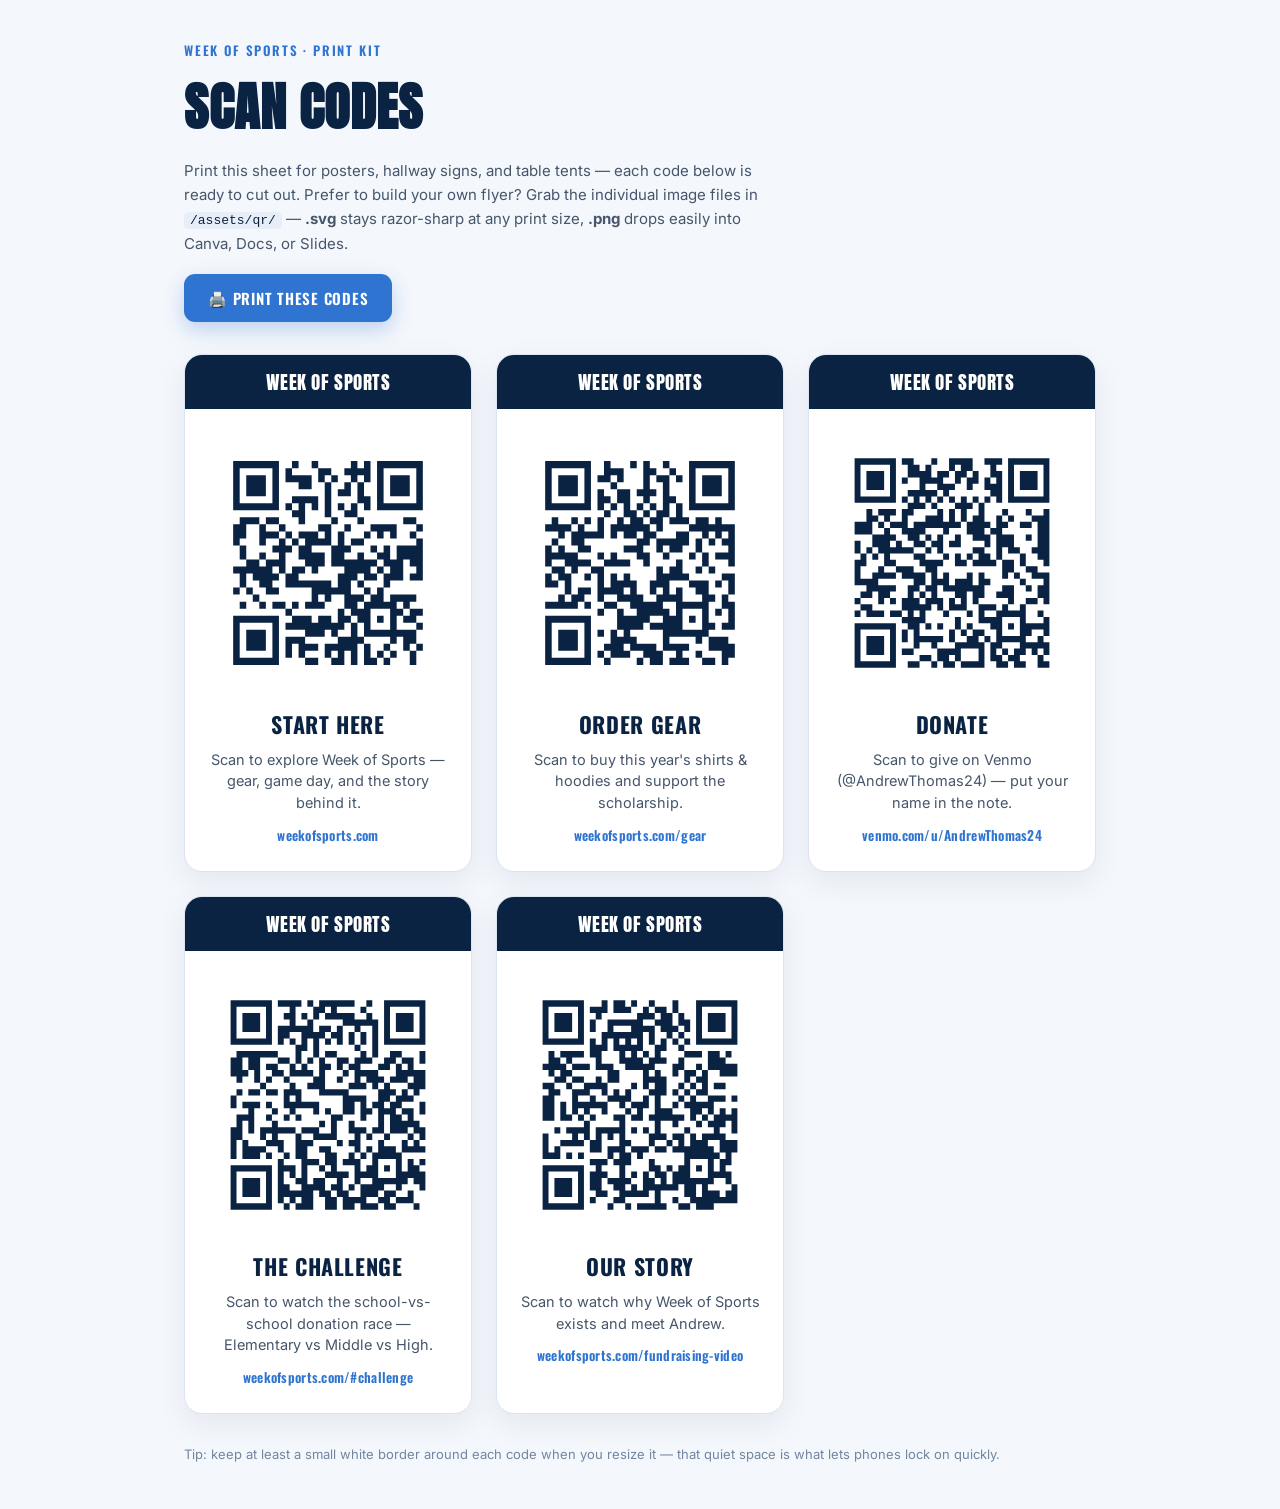
<file: qr/index.html>
<!DOCTYPE html>
<html lang="en">
<head>
<meta charset="UTF-8" />
<meta name="viewport" content="width=device-width, initial-scale=1.0" />
<title>Scan Codes · Week of Sports</title>
<link rel="preconnect" href="https://fonts.googleapis.com">
<link rel="preconnect" href="https://fonts.gstatic.com" crossorigin>
<link href="https://fonts.googleapis.com/css2?family=Anton&family=Oswald:wght@500;600;700&family=Inter:wght@400;500;600;700&display=swap" rel="stylesheet">
<link rel="icon" type="image/png" sizes="32x32" href="/assets/favicon-32.png?v=2">
<link rel="icon" type="image/png" sizes="192x192" href="/assets/favicon-192.png?v=2">
<link rel="apple-touch-icon" href="/assets/favicon-180.png?v=2">
<link rel="manifest" href="/manifest.webmanifest">
<meta name="theme-color" content="#0a2342">
<style>
  :root{--navy:#0a2342;--royal:#2f74d0;--ink:#1a2b45;--muted:#46566b;--line:#dbe4f0;--paper:#f4f7fc}
  *{box-sizing:border-box}
  body{margin:0;font-family:'Inter',system-ui,sans-serif;color:var(--ink);background:var(--paper)}
  .top{max-width:960px;margin:0 auto;padding:40px 24px 8px}
  .top .kick{font-family:'Oswald',system-ui,sans-serif;font-weight:600;text-transform:uppercase;letter-spacing:.14em;font-size:13px;color:var(--royal)}
  .top h1{font-family:'Anton',Impact,system-ui,sans-serif;text-transform:uppercase;font-size:clamp(34px,6vw,52px);color:var(--navy);margin:.15em 0 .25em;letter-spacing:.01em}
  .top p{font-size:15px;color:var(--muted);line-height:1.6;max-width:64ch;margin:0 0 18px}
  .top code{background:#e7eef8;border-radius:5px;padding:1px 6px;font-size:13px;color:var(--navy)}
  .btn{display:inline-flex;align-items:center;gap:9px;background:var(--royal);color:#fff;border:0;border-radius:11px;font-family:'Oswald',system-ui,sans-serif;font-weight:600;text-transform:uppercase;letter-spacing:.05em;font-size:15px;padding:13px 24px;cursor:pointer;box-shadow:0 8px 20px rgba(47,116,208,.28);transition:background .2s,transform .15s}
  .btn:hover{background:#1f5fc4;transform:translateY(-2px)}
  .grid{max-width:960px;margin:0 auto;padding:24px;display:grid;grid-template-columns:repeat(auto-fit,minmax(280px,1fr));gap:24px}
  .qr-card{background:#fff;border:1px solid var(--line);border-radius:18px;overflow:hidden;display:flex;flex-direction:column;box-shadow:0 10px 30px rgba(10,35,66,.07)}
  .qr-head{background:var(--navy);color:#fff;font-family:'Anton',Impact,system-ui,sans-serif;text-transform:uppercase;letter-spacing:.03em;text-align:center;padding:13px 14px;font-size:19px}
  .qr-body{padding:24px 22px 26px;text-align:center;display:flex;flex-direction:column;align-items:center;gap:9px}
  .qr-img{width:260px;height:260px;max-width:100%;display:block}
  .qr-label{font-family:'Oswald',system-ui,sans-serif;font-weight:700;text-transform:uppercase;letter-spacing:.03em;color:var(--navy);font-size:22px;margin:6px 0 0}
  .qr-cap{font-size:14.5px;color:var(--muted);line-height:1.5;max-width:32ch;margin:0}
  .qr-url{font-family:'Oswald',system-ui,sans-serif;font-weight:600;color:var(--royal);font-size:13.5px;letter-spacing:.02em;word-break:break-all;margin-top:2px}
  .foot{max-width:960px;margin:0 auto;padding:8px 24px 48px;color:#7286a0;font-size:13px}
  @media print{
    @page{margin:14mm}
    .no-print{display:none!important}
    body{background:#fff}
    .grid{grid-template-columns:1fr 1fr;gap:16px;padding:0;max-width:none}
    .qr-card{box-shadow:none;border:1px solid #cfdaea;break-inside:avoid;page-break-inside:avoid}
    .qr-img{width:230px;height:230px}
  }
  @media (prefers-reduced-motion:reduce){.btn{transition:none}}
</style>
</head>
<body>
  <header class="top no-print">
    <div class="kick">Week of Sports · print kit</div>
    <h1>Scan codes</h1>
    <p>Print this sheet for posters, hallway signs, and table tents — each code below is ready to cut out. Prefer to build your own flyer? Grab the individual image files in <code>/assets/qr/</code> — <b>.svg</b> stays razor-sharp at any print size, <b>.png</b> drops easily into Canva, Docs, or Slides.</p>
    <button class="btn" onclick="window.print()">🖨️ Print these codes</button>
  </header>

  <main class="grid">
    <section class="qr-card">
      <div class="qr-head">Week of Sports</div>
      <div class="qr-body">
        <img class="qr-img" src="/assets/qr/wos-home.svg" alt="QR code linking to weekofsports.com" width="260" height="260">
        <h2 class="qr-label">Start here</h2>
        <p class="qr-cap">Scan to explore Week of Sports — gear, game day, and the story behind it.</p>
        <div class="qr-url">weekofsports.com</div>
      </div>
    </section>

    <section class="qr-card">
      <div class="qr-head">Week of Sports</div>
      <div class="qr-body">
        <img class="qr-img" src="/assets/qr/wos-gear.svg" alt="QR code linking to the gear order page" width="260" height="260">
        <h2 class="qr-label">Order gear</h2>
        <p class="qr-cap">Scan to buy this year's shirts &amp; hoodies and support the scholarship.</p>
        <div class="qr-url">weekofsports.com/gear</div>
      </div>
    </section>

    <section class="qr-card">
      <div class="qr-head">Week of Sports</div>
      <div class="qr-body">
        <img class="qr-img" src="/assets/qr/wos-donate.svg" alt="QR code linking to the Venmo donation page" width="260" height="260">
        <h2 class="qr-label">Donate</h2>
        <p class="qr-cap">Scan to give on Venmo (@AndrewThomas24) — put your name in the note.</p>
        <div class="qr-url">venmo.com/u/AndrewThomas24</div>
      </div>
    </section>

    <section class="qr-card">
      <div class="qr-head">Week of Sports</div>
      <div class="qr-body">
        <img class="qr-img" src="/assets/qr/wos-challenge.svg" alt="QR code linking to the donation challenge leaderboard" width="260" height="260">
        <h2 class="qr-label">The challenge</h2>
        <p class="qr-cap">Scan to watch the school-vs-school donation race — Elementary vs Middle vs High.</p>
        <div class="qr-url">weekofsports.com/#challenge</div>
      </div>
    </section>

    <section class="qr-card">
      <div class="qr-head">Week of Sports</div>
      <div class="qr-body">
        <img class="qr-img" src="/assets/qr/wos-video.svg" alt="QR code linking to the fundraising video" width="260" height="260">
        <h2 class="qr-label">Our story</h2>
        <p class="qr-cap">Scan to watch why Week of Sports exists and meet Andrew.</p>
        <div class="qr-url">weekofsports.com/fundraising-video</div>
      </div>
    </section>
  </main>

  <footer class="foot no-print">Tip: keep at least a small white border around each code when you resize it — that quiet space is what lets phones lock on quickly.</footer>
</body>
</html>
</file>
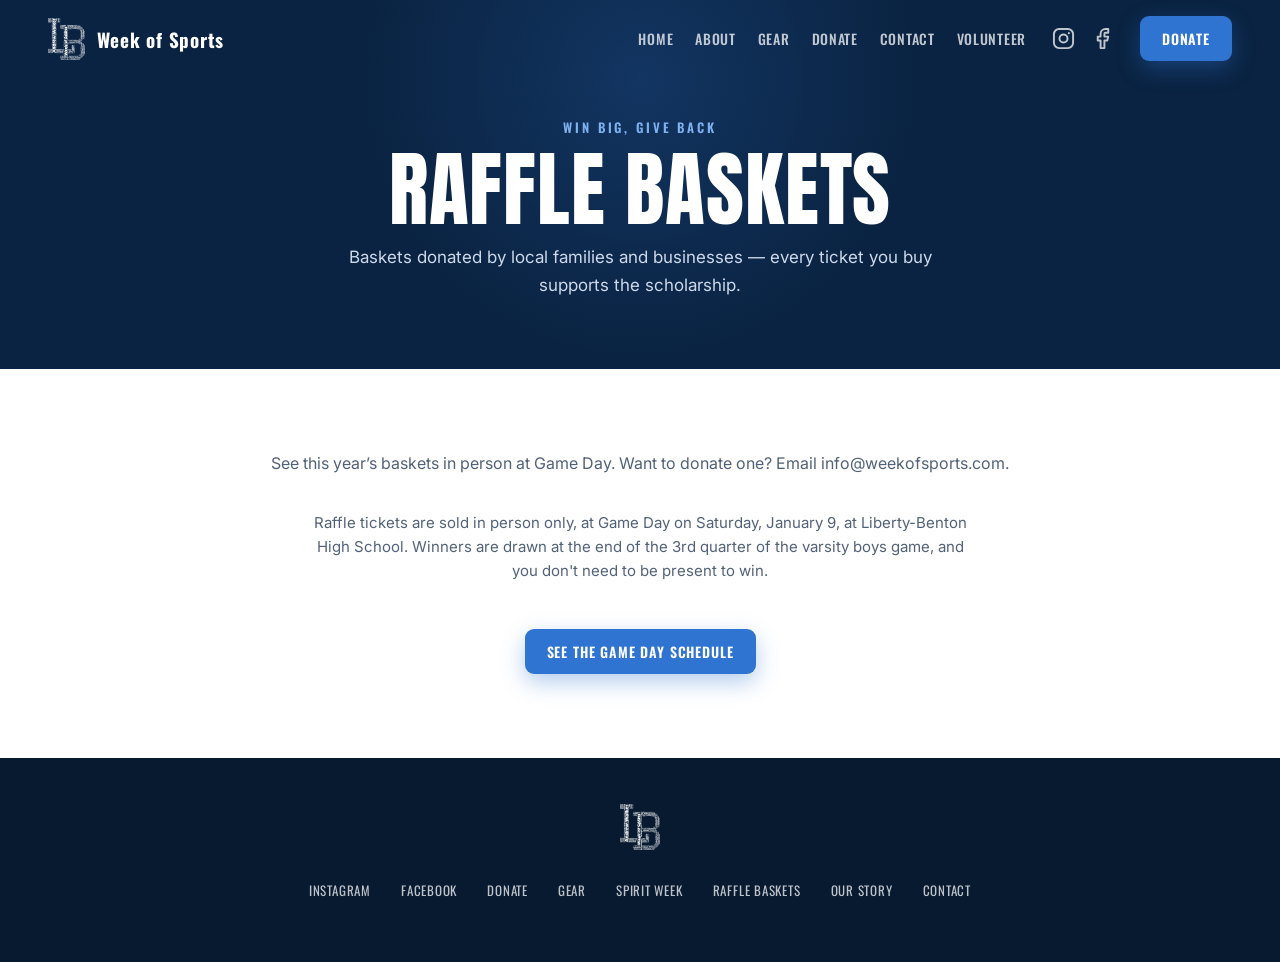
<file: raffle-baskets/index.html>
<!DOCTYPE html>
<html lang="en">
<head>
<meta charset="UTF-8" />
<meta name="viewport" content="width=device-width, initial-scale=1.0" />
<!-- see index.html: .reveal content stays visible unless JS confirms it can animate -->
<script>
if(window.IntersectionObserver&&!(window.matchMedia&&window.matchMedia('(prefers-reduced-motion: reduce)').matches)){
  document.documentElement.className+=' js-anim';
  setTimeout(function(){
    var e=document.querySelectorAll('.reveal:not(.in)');
    for(var i=0;i<e.length;i++){ e[i].className+=' in'; }
  },4000);
}
</script>
<title>Raffle Baskets · Week of Sports 26-27</title>
<meta name="description" content="Week of Sports raffle baskets — enter to win and support the Andrew Walker Memorial Scholarship at Liberty-Benton.">
<meta property="og:type" content="website">
<meta property="og:site_name" content="Week of Sports">
<meta property="og:title" content="Raffle Baskets · Week of Sports 26-27">
<meta property="og:description" content="Enter to win this year's raffle baskets and support the Andrew Walker Memorial Scholarship.">
<meta property="og:url" content="https://weekofsports.com/raffle-baskets/">
<meta property="og:image" content="https://weekofsports.com/assets/share-card.png?v=2">
<meta property="og:image:width" content="1200">
<meta property="og:image:height" content="630">
<meta name="twitter:card" content="summary_large_image">
<meta name="twitter:image" content="https://weekofsports.com/assets/share-card.png?v=2">
<link rel="preconnect" href="https://fonts.googleapis.com">
<link rel="preconnect" href="https://fonts.gstatic.com" crossorigin>
<link href="https://fonts.googleapis.com/css2?family=Anton&family=Oswald:wght@500;600;700&family=Inter:wght@400;500;600;700&display=swap" rel="stylesheet">
<link rel="icon" type="image/png" sizes="32x32" href="/assets/favicon-32.png?v=2">
<link rel="icon" type="image/png" sizes="192x192" href="/assets/favicon-192.png?v=2">
<link rel="apple-touch-icon" href="/assets/favicon-180.png?v=2">
<link rel="manifest" href="/manifest.webmanifest">
<meta name="theme-color" content="#0a2342">
<meta name="apple-mobile-web-app-capable" content="yes">
<meta name="apple-mobile-web-app-status-bar-style" content="black-translucent">
<meta name="apple-mobile-web-app-title" content="Week of Sports">
<script src="/assets/pwa.js" defer></script>
<link rel="stylesheet" href="/assets/site.css">
<script src="/config.js"></script>
</head>
<body>
<main>
  <section class="page-head"><div class="wrap inner">
    <div class="eyebrow">Win big, give back</div>
    <h1>Raffle Baskets</h1>
    <p>Baskets donated by local families and businesses — every ticket you buy supports the scholarship.</p>
  </div></section>

  <section class="section light">
    <div class="wrap">
      <div class="baskets" id="baskets"></div>
      <p class="note" id="raffle-note"></p>
      <!-- Raffle tickets are sold in person only (where/when is the raffleNote in config.js), so no online buy button -->
      <div class="center-cta"><a class="btn btn-primary" href="/#gameday">See the Game Day schedule</a></div>
    </div>
  </section>
</main>

<script>
  window.renderPage = function(C){
    var b = (C.raffleBaskets||[]);
    document.getElementById('baskets').innerHTML = b.length ? b.map(function(x){
      return '<div class="basket reveal"><div class="bval">'+(x.value||'')+' value</div><h3>'+x.name+'</h3><p>'+(x.items||'')+'</p></div>';
    }).join('') : '<p style="grid-column:1/-1;text-align:center;color:#52617a;font-size:16px">See this year’s baskets in person at Game Day. Want to donate one? Email <a href="mailto:info@weekofsports.com">info@weekofsports.com</a>.</p>';
    document.getElementById('raffle-note').textContent = C.raffleNote || '';
  };
</script>
<script src="/assets/page.js"></script>
</body>
</html>
</file>
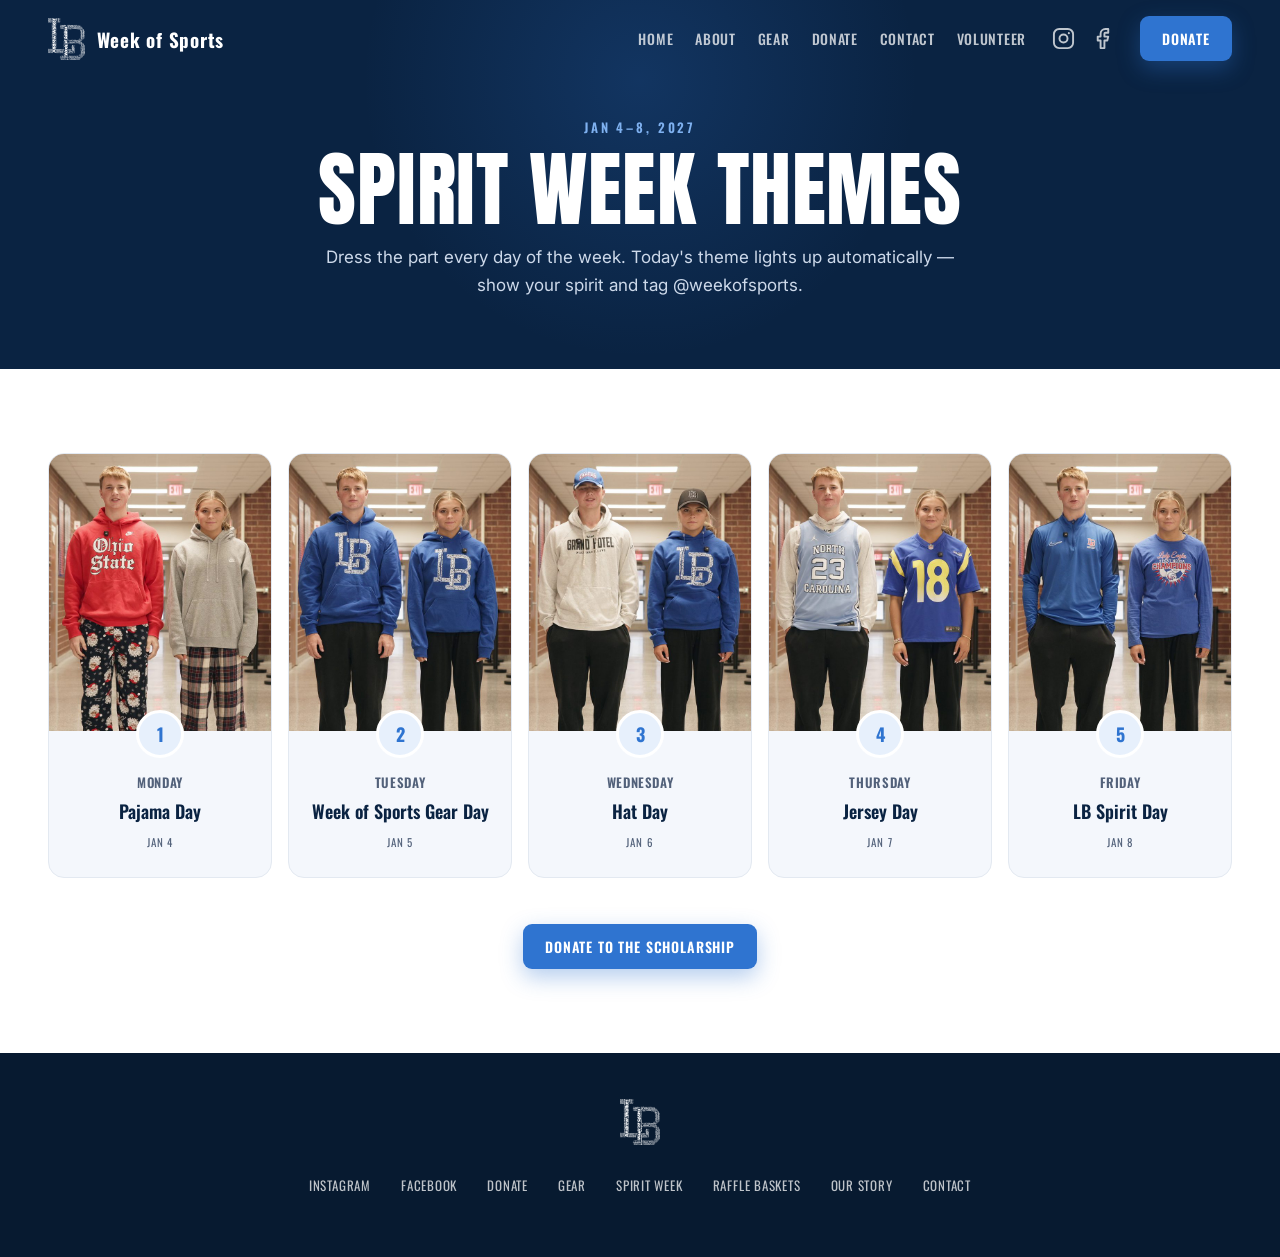
<file: spirit-week-themes/index.html>
<!DOCTYPE html>
<html lang="en">
<head>
<meta charset="UTF-8" />
<meta name="viewport" content="width=device-width, initial-scale=1.0" />
<title>Spirit Week Themes · Week of Sports 26-27</title>
<meta name="description" content="This year's Week of Sports spirit week dress-up themes at Liberty-Benton — a new theme every day leading up to game day.">
<meta property="og:type" content="website">
<meta property="og:site_name" content="Week of Sports">
<meta property="og:title" content="Spirit Week Themes · Week of Sports 26-27">
<meta property="og:description" content="A new dress-up theme every day leading up to game day, Saturday, January 9, 2027.">
<meta property="og:url" content="https://weekofsports.com/spirit-week-themes/">
<meta property="og:image" content="https://weekofsports.com/assets/share-card.png?v=2">
<meta property="og:image:width" content="1200">
<meta property="og:image:height" content="630">
<meta name="twitter:card" content="summary_large_image">
<meta name="twitter:image" content="https://weekofsports.com/assets/share-card.png?v=2">
<link rel="preconnect" href="https://fonts.googleapis.com">
<link rel="preconnect" href="https://fonts.gstatic.com" crossorigin>
<link href="https://fonts.googleapis.com/css2?family=Anton&family=Oswald:wght@500;600;700&family=Inter:wght@400;500;600;700&display=swap" rel="stylesheet">
<link rel="icon" type="image/png" sizes="32x32" href="/assets/favicon-32.png?v=2">
<link rel="icon" type="image/png" sizes="192x192" href="/assets/favicon-192.png?v=2">
<link rel="apple-touch-icon" href="/assets/favicon-180.png?v=2">
<link rel="manifest" href="/manifest.webmanifest">
<meta name="theme-color" content="#0a2342">
<meta name="apple-mobile-web-app-capable" content="yes">
<meta name="apple-mobile-web-app-status-bar-style" content="black-translucent">
<meta name="apple-mobile-web-app-title" content="Week of Sports">
<script src="/assets/pwa.js" defer></script>
<link rel="stylesheet" href="/assets/site.css">
<script src="/config.js"></script>
</head>
<body>
<main>
  <section class="page-head"><div class="wrap inner">
    <div class="eyebrow" id="spirit-when">Dates coming soon</div>
    <h1>Spirit Week Themes</h1>
    <p>Dress the part every day of the week. Today's theme lights up automatically — show your spirit and tag @weekofsports.</p>
  </div></section>

  <section class="section light">
    <div class="wrap">
      <div class="days" id="days"></div>
      <div class="center-cta"><button class="btn btn-primary" onclick="openVenmo()">Donate to the scholarship</button></div>
    </div>
  </section>
</main>

<script>
  window.renderPage = function(C){
    /* the viewer's own date: toISOString() is UTC, which in Ohio rolls over to "tomorrow" at 7-8pm */
    var now = new Date(), todayStr = now.getFullYear()+'-'+('0'+(now.getMonth()+1)).slice(-2)+'-'+('0'+now.getDate()).slice(-2);
    var list = C.spiritWeek || [];
    document.getElementById('days').innerHTML = list.length ? list.map(function(s,i){
      var isToday = s.date===todayStr;
      var badge = isToday ? 'Today' : new Date(s.date+'T12:00:00').toLocaleDateString('en-US',{month:'short',day:'numeric'});
      var photo = s.photo ? '<div class="dphoto"><img src="'+s.photo+'" alt="'+s.theme+': example outfits" width="640" height="800" loading="lazy"></div>' : '';
      return '<div class="day'+(isToday?' today':'')+'">'+photo+'<div class="dnum">'+(i+1)+'</div><div class="dname">'+s.day+'</div><div class="dtheme">'+s.theme+'</div><div class="badge">'+badge+'</div></div>';
    }).join('') : '<p style="grid-column:1/-1;text-align:center;color:#6a7a8f;font-size:16px">Spirit week themes are coming soon — check back closer to the event!</p>';
    /* "Jan 4–8, 2027" from the first and last dates above */
    if(list.length){
      var a = new Date(list[0].date+'T12:00:00'), b = new Date(list[list.length-1].date+'T12:00:00');
      var mon = function(d){ return d.toLocaleDateString('en-US',{month:'short'}); };
      document.getElementById('spirit-when').textContent = mon(a)+' '+a.getDate()+'–'+(mon(a)===mon(b) ? '' : mon(b)+' ')+b.getDate()+', '+b.getFullYear();
    }
  };
</script>
<script src="/assets/page.js"></script>
</body>
</html>
</file>
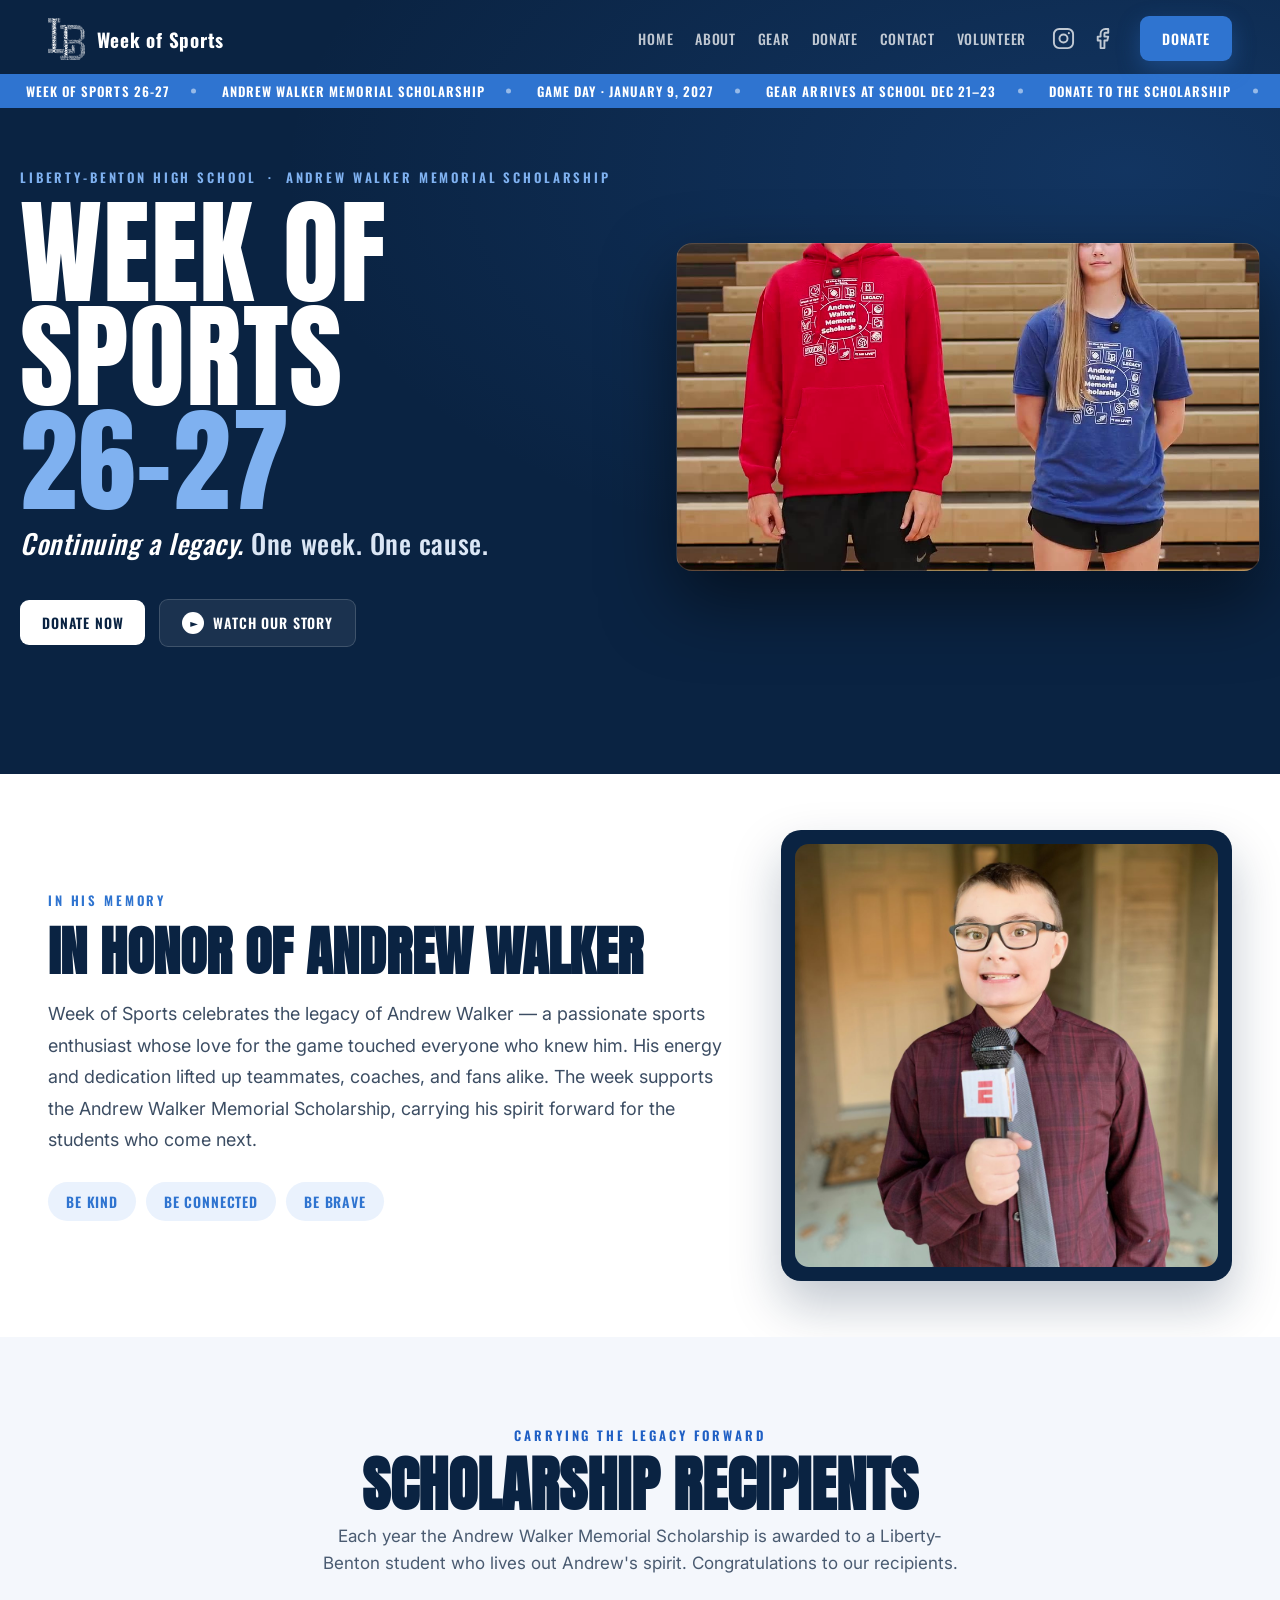
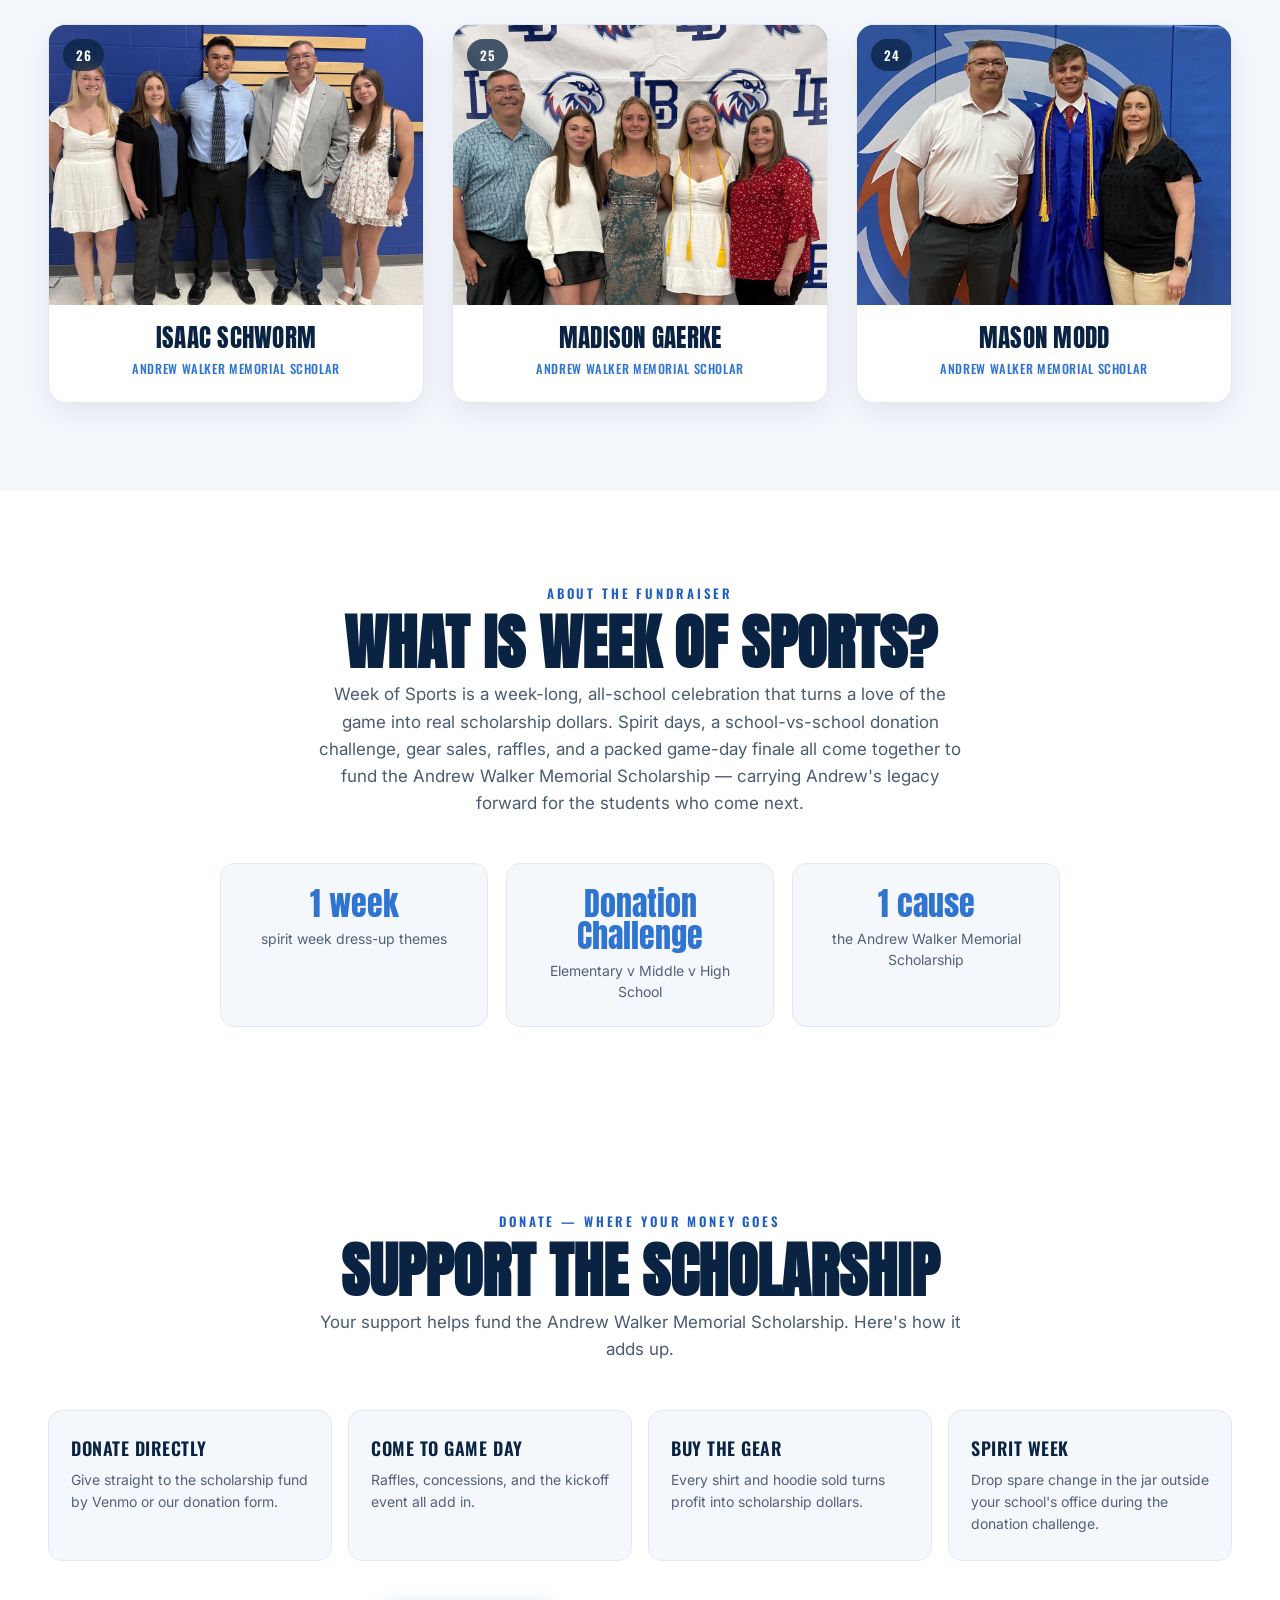
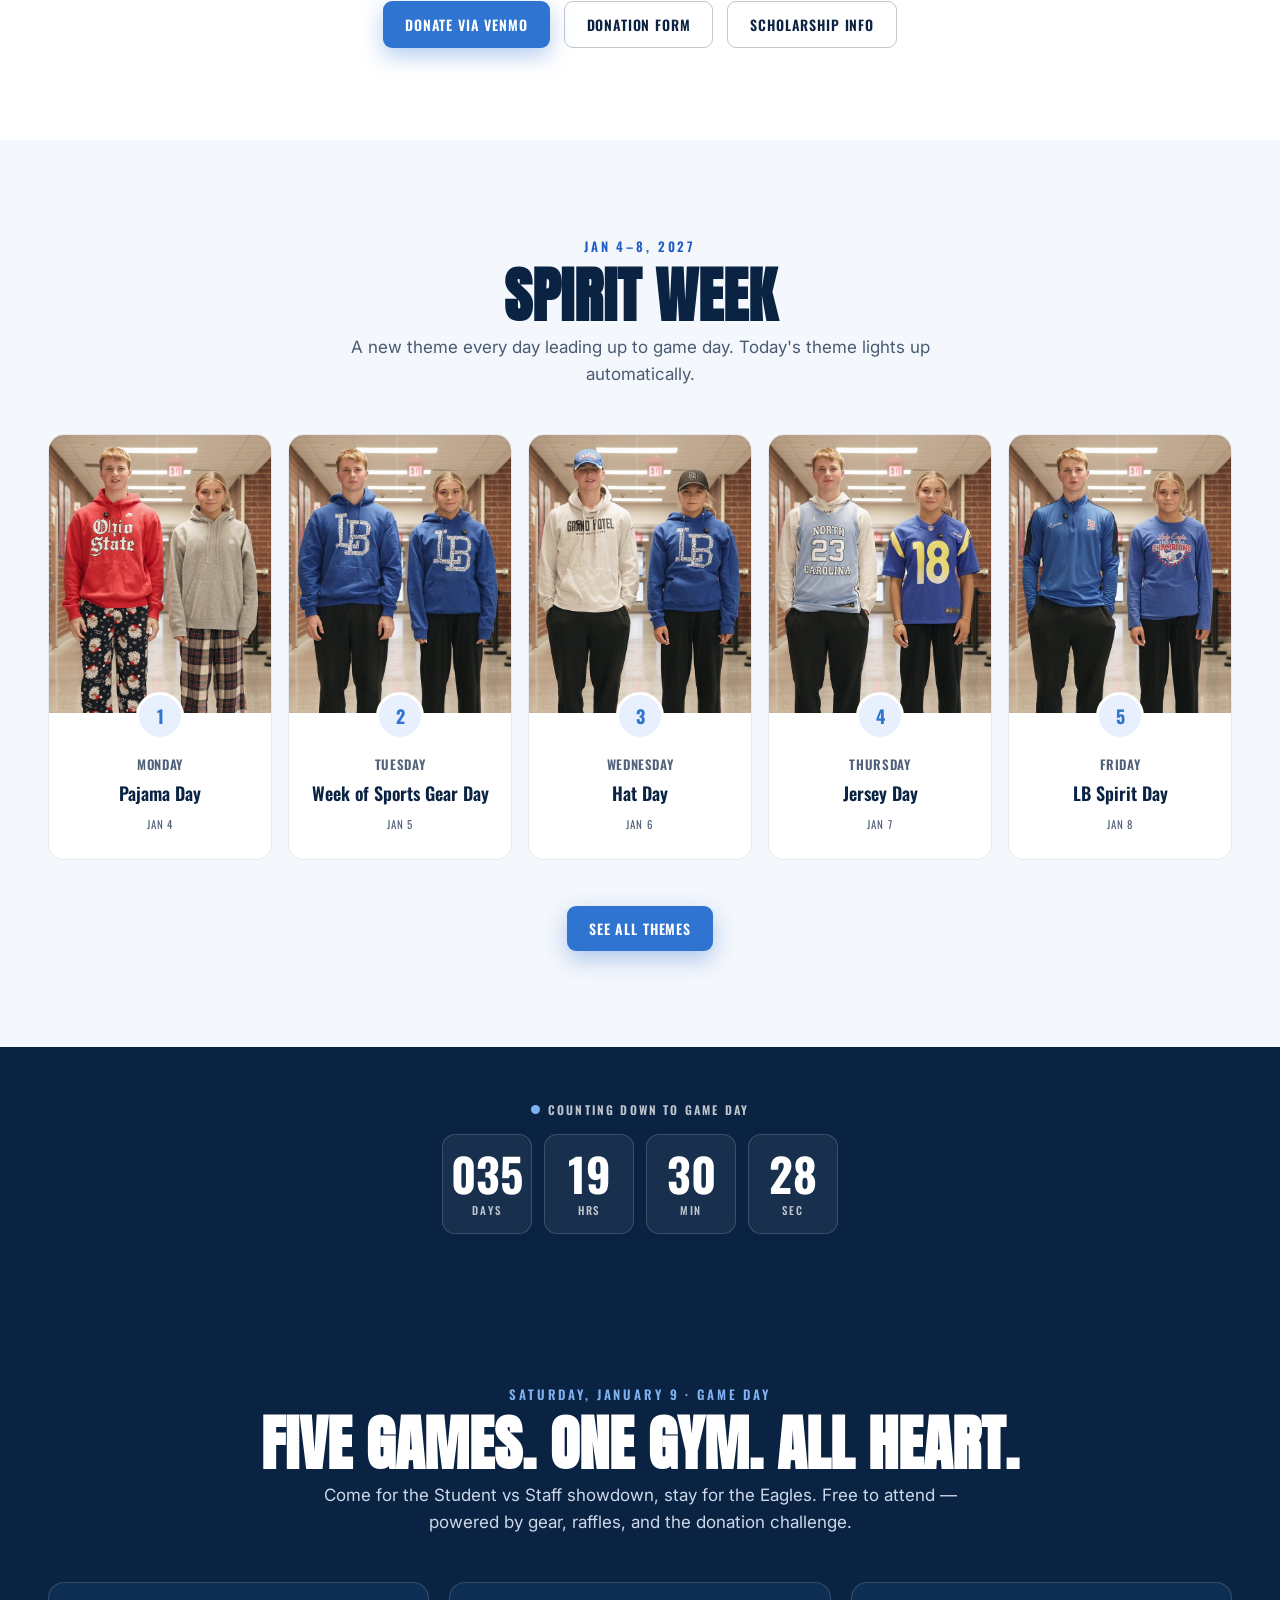
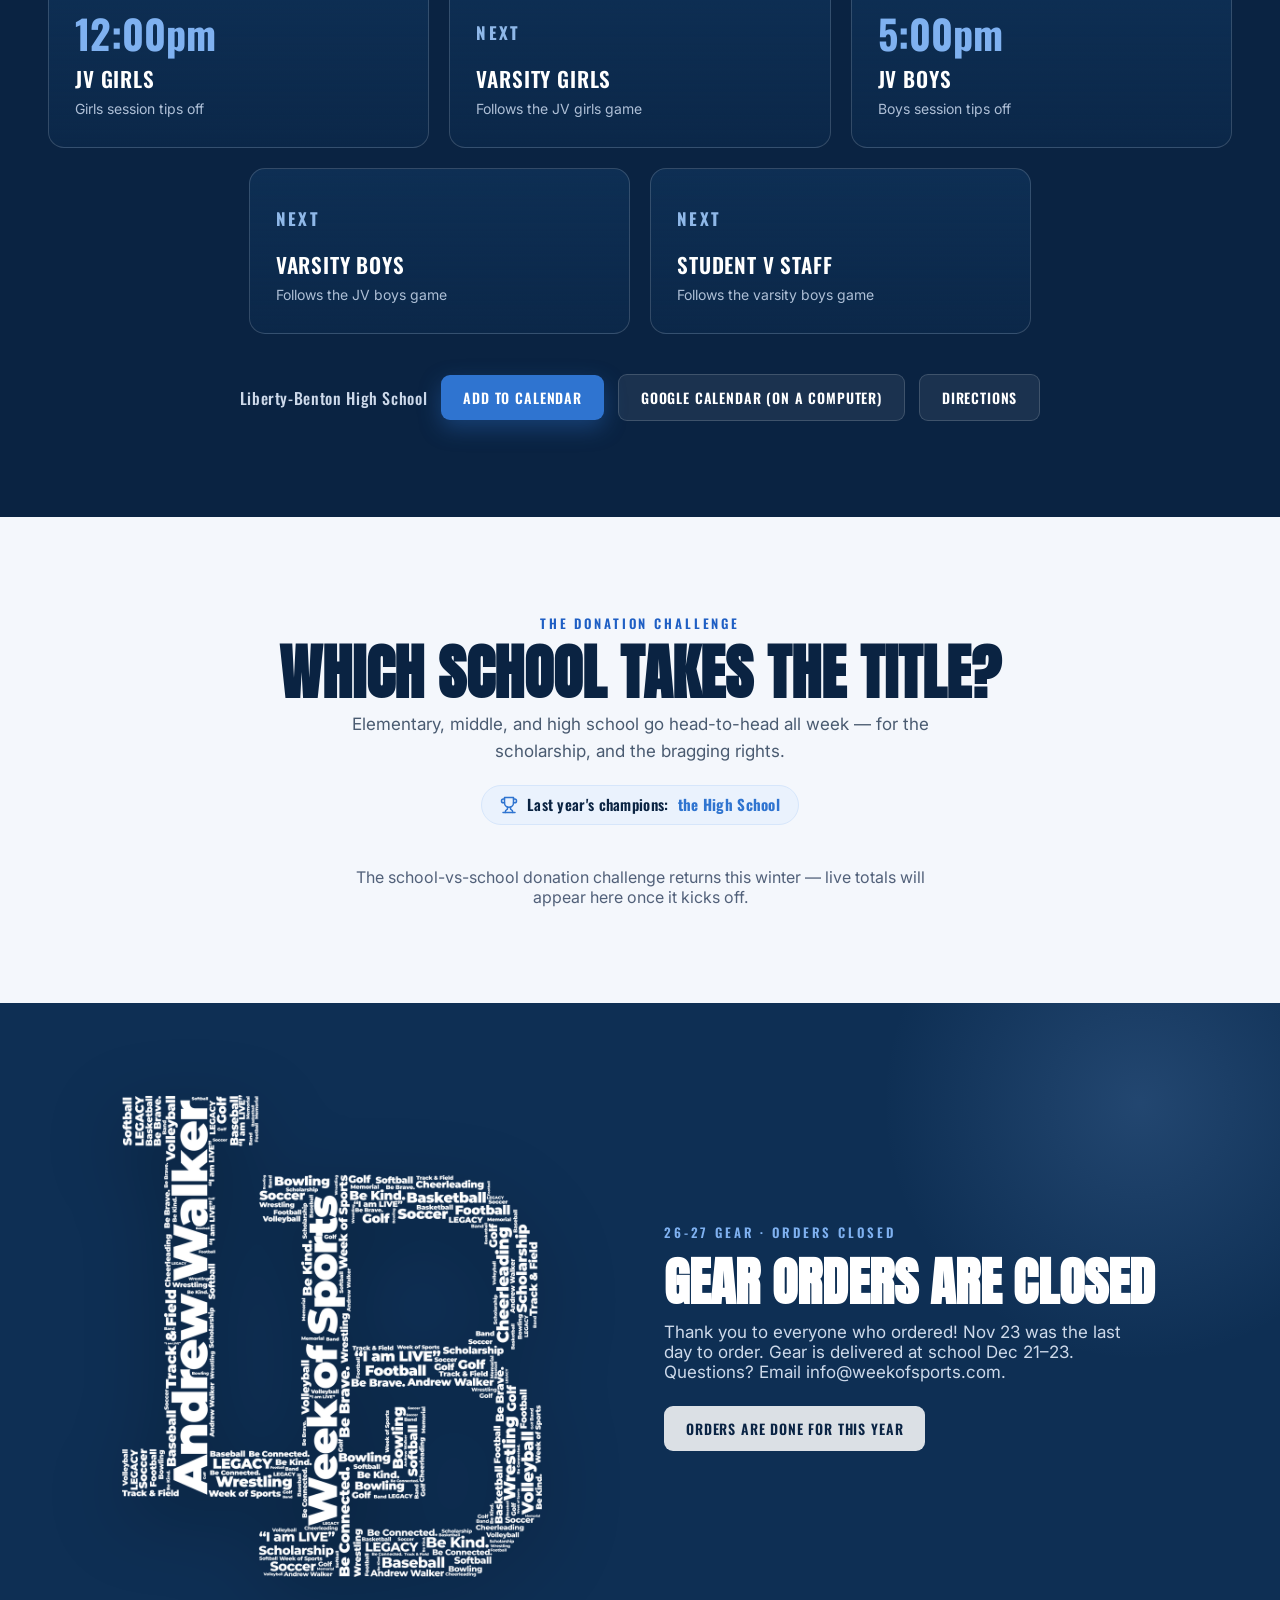
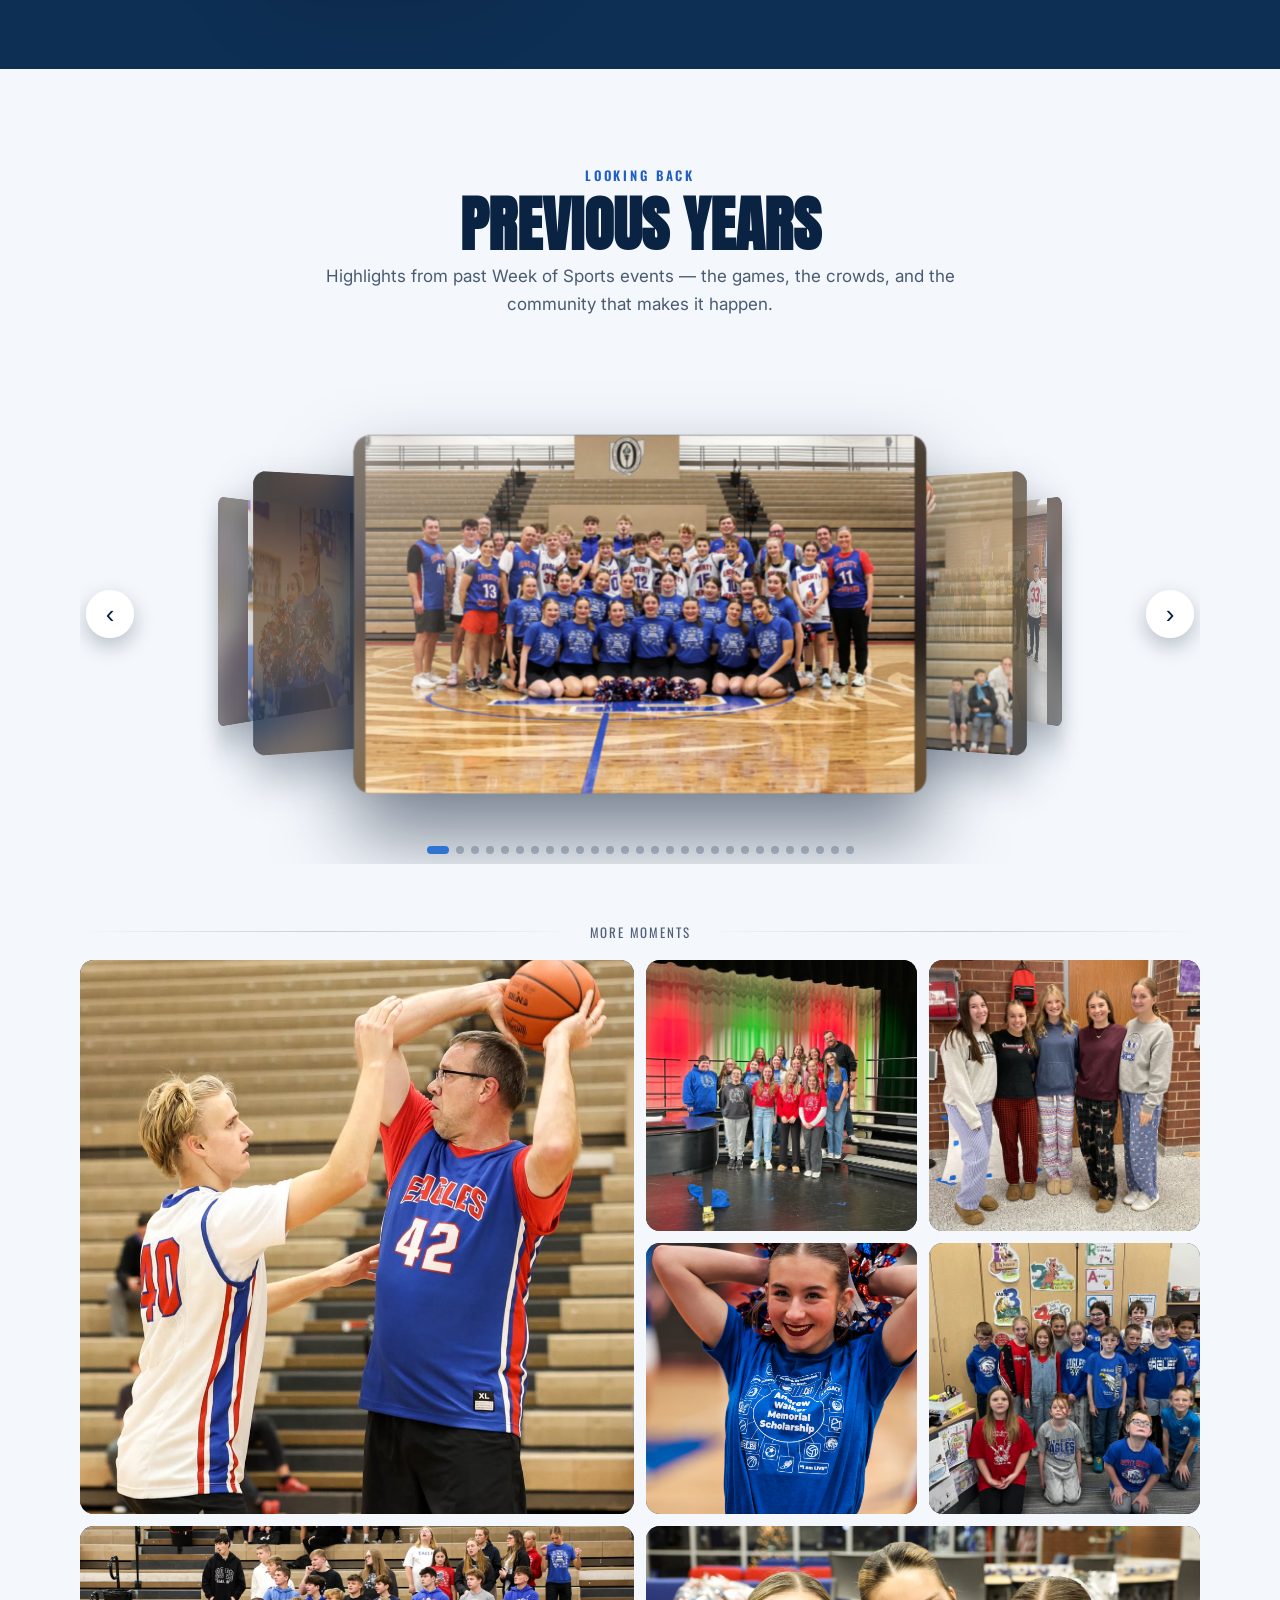
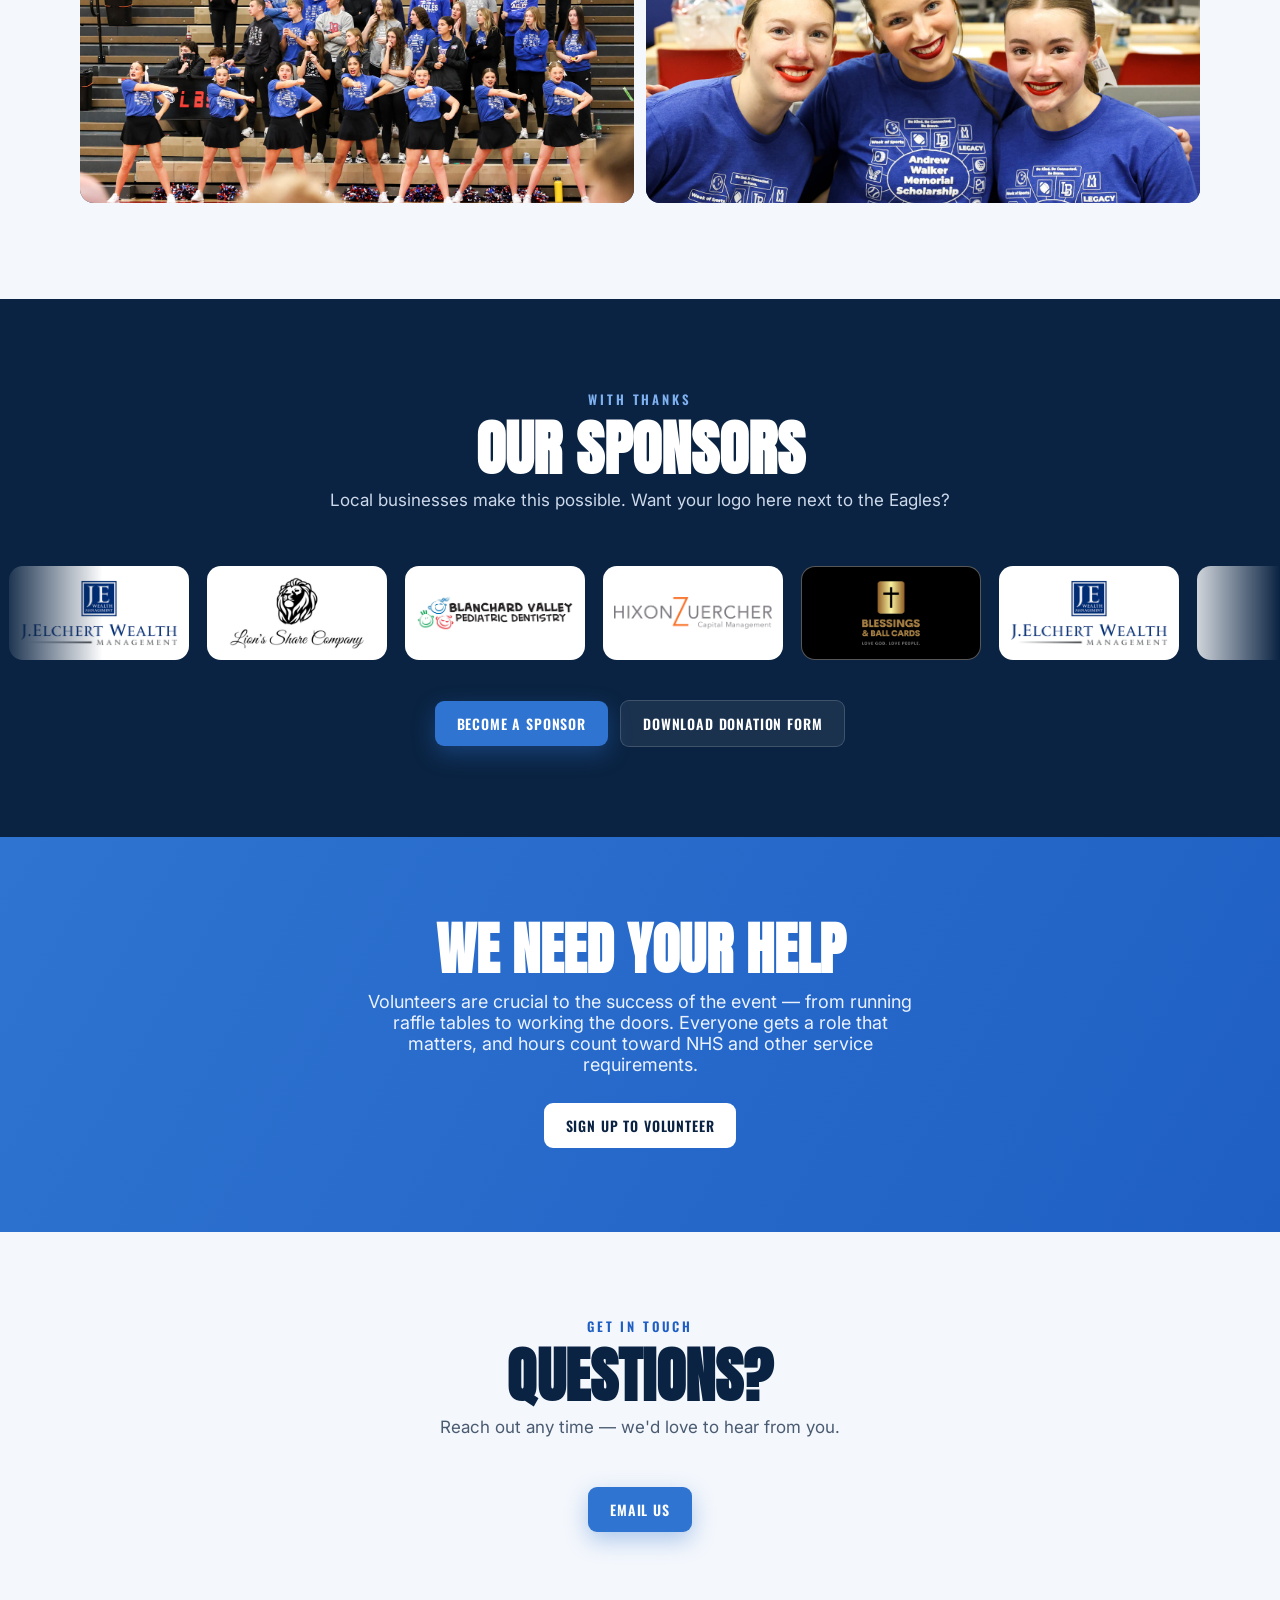
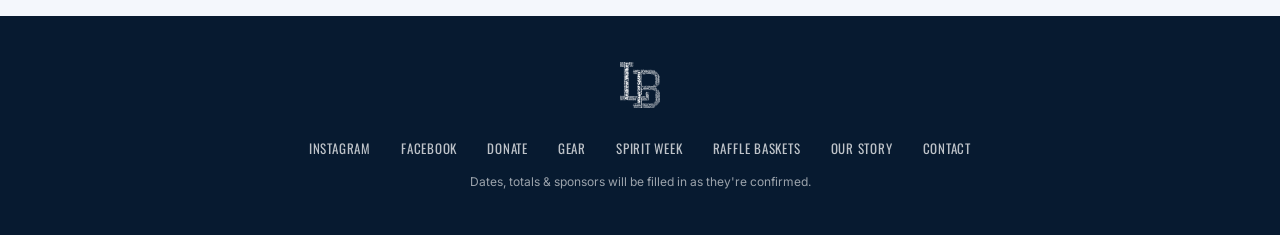
<file: volunteer/index.html>
<!doctype html>
<html lang="en">
<head>
<meta charset="utf-8">
<title>Volunteer · Week of Sports</title>
<!-- Short link for announcements: weekofsports.com/volunteer jumps to the homepage's
     volunteer section (sign-up button, NHS hours info). -->
<meta name="robots" content="noindex">
<link rel="canonical" href="https://weekofsports.com/#volunteer">
<meta http-equiv="refresh" content="0; url=/#volunteer">
<script>location.replace('/#volunteer');</script>
</head>
<body>
<p>Taking you to the <a href="/#volunteer">Week of Sports volunteer sign-up</a>&hellip;</p>
</body>
</html>
</file>
<file: assets/site.css>
:root{
  --navy:#0a2342; --navy2:#0e2f54; --royal:#2f74d0; --blue:#1f5fc4; --sky:#7fb1f0;
  --paper:#f4f7fc; --ink:#0c2240; --muted:rgba(255,255,255,.74); --line:rgba(255,255,255,.16);
}
*{box-sizing:border-box;margin:0;padding:0}
/* "hidden" always wins. A class or id that sets display (e.g. #venmo-box{display:flex}) would
   otherwise override it: the Venmo button showed before Venmo was chosen, with no link (a dead
   button), and the homepage showed "Live totals" with no live scores. */
[hidden]{display:none !important}
html{scroll-behavior:smooth;overflow-x:hidden}
body{font-family:'Inter',system-ui,sans-serif;color:#fff;background:var(--navy);-webkit-font-smoothing:antialiased;overflow-x:hidden}
.wrap{max-width:1240px;margin:0 auto;padding:0 28px}
a{color:inherit;text-decoration:none}
section{position:relative}
.eyebrow{font-family:'Oswald',system-ui,sans-serif;font-weight:600;letter-spacing:.22em;text-transform:uppercase;font-size:13px;color:var(--sky);margin-bottom:14px}
/* --blue not --royal: royal on the --paper tint is only 4.32:1, just under AA */
.sec-eyebrow{font-family:'Oswald',system-ui,sans-serif;font-weight:600;letter-spacing:.22em;text-transform:uppercase;font-size:13px;color:var(--blue);text-align:center;margin-bottom:10px}
.sec-h{font-family:'Anton',Impact,system-ui,sans-serif;text-transform:uppercase;font-size:clamp(34px,5vw,60px);line-height:1;text-align:center;margin-bottom:8px}
.sec-sub{text-align:center;font-size:17px;max-width:660px;margin:0 auto 46px;line-height:1.6}
.on-light .sec-h{color:var(--navy)} .on-light .sec-sub{color:#4a5b71}
/* the eyebrow was missing from this override list, so blue-on-navy shipped at 3.4:1 */
.on-dark .sec-h{color:#fff} .on-dark .sec-sub{color:#cdd9ea} .on-dark .sec-eyebrow{color:var(--sky)}

.btn{display:inline-flex;align-items:center;gap:9px;font-family:'Oswald',system-ui,sans-serif;font-weight:600;letter-spacing:.06em;text-transform:uppercase;font-size:14px;border-radius:9px;padding:12px 22px;cursor:pointer;border:0;transition:transform .15s,background .2s,box-shadow .2s,color .2s}
.btn:hover{transform:translateY(-2px)}
.btn-primary{background:var(--royal);color:#fff;box-shadow:0 8px 22px rgba(47,116,208,.36)}
.btn-primary:hover{background:var(--blue)}
.btn-white{background:#fff;color:var(--navy)}
.btn-white:hover{background:#e8f0fb}
.btn-ghost{background:rgba(255,255,255,.07);color:#fff;border:1.5px solid var(--line)}
.btn-ghost:hover{border-color:#fff;background:rgba(255,255,255,.14)}
.btn-outline{background:transparent;color:var(--navy);border:1.5px solid rgba(12,34,64,.25)}
.btn-outline:hover{border-color:var(--navy);background:rgba(12,34,64,.05)}

/* ---------- NAV + TICKER ---------- */
header{position:fixed;top:0;left:0;right:0;z-index:60;transition:background .3s,box-shadow .3s,padding .3s;padding:16px 0}
header.scrolled{background:rgba(8,26,48,.95);backdrop-filter:blur(8px);box-shadow:0 1px 0 var(--line);padding:9px 0}
.nav{display:flex;align-items:center;gap:26px}
.brand{display:flex;align-items:center;gap:12px;font-family:'Oswald',system-ui,sans-serif;font-weight:700;letter-spacing:.04em;font-size:19px;color:#fff}
.brand img{height:42px;width:auto;display:block}
.nav-links{display:flex;gap:22px;margin-left:auto;font-family:'Oswald',system-ui,sans-serif;font-weight:500;font-size:14px;letter-spacing:.05em;text-transform:uppercase}
.nav-links a{color:var(--muted);transition:color .2s}.nav-links a:hover{color:#fff}
.nav-ig{display:inline-flex;align-items:center;justify-content:center;color:var(--muted);transition:color .2s,transform .15s}
.nav-ig:hover{color:#fff;transform:translateY(-1px)}
.nav-social{display:flex;align-items:center;gap:16px}
.ticker{position:fixed;top:74px;left:0;right:0;z-index:55;background:var(--royal);color:#fff;overflow:hidden;white-space:nowrap;transition:top .3s}
header.scrolled + .ticker{top:54px}
.ticker-track{display:inline-flex;font-family:'Oswald',system-ui,sans-serif;font-weight:600;letter-spacing:.08em;text-transform:uppercase;font-size:13px;padding:7px 0;animation:scroll 34s linear infinite}
.ticker-track span{padding:0 26px;position:relative}
.ticker-track span::after{content:"";position:absolute;right:0;top:50%;transform:translateY(-50%);width:5px;height:5px;border-radius:50%;background:#fff;opacity:.5}
@keyframes scroll{from{transform:translateX(0)}to{transform:translateX(-50%)}}

/* ---------- MOBILE NAV (hamburger + full drawer) ---------- */
.nav-toggle{display:none;margin-left:auto;width:46px;height:46px;flex:none;align-items:center;justify-content:center;background:transparent;border:0;color:#fff;cursor:pointer;-webkit-tap-highlight-color:transparent}
.nav-toggle .bars{position:relative;display:block;width:24px;height:2px;background:currentColor;border-radius:2px;transition:background .2s}
.nav-toggle .bars::before,.nav-toggle .bars::after{content:"";position:absolute;left:0;width:24px;height:2px;background:currentColor;border-radius:2px;transition:transform .3s cubic-bezier(.2,.7,.2,1)}
.nav-toggle .bars::before{top:-7px}
.nav-toggle .bars::after{top:7px}
.nav-toggle[aria-expanded="true"] .bars{background:transparent}
.nav-toggle[aria-expanded="true"] .bars::before{transform:translateY(7px) rotate(45deg)}
.nav-toggle[aria-expanded="true"] .bars::after{transform:translateY(-7px) rotate(-45deg)}

.mnav{position:fixed;inset:0;z-index:58;overflow-y:auto;background:linear-gradient(165deg,var(--navy) 0%,#071a30 100%);
  display:flex;flex-direction:column;justify-content:center;
  padding:clamp(94px,15vh,140px) 30px max(30px,env(safe-area-inset-bottom));
  opacity:0;visibility:hidden;transform:translateY(-10px);
  transition:opacity .3s ease,transform .4s cubic-bezier(.2,.7,.2,1),visibility 0s linear .3s}
.mnav.open{opacity:1;visibility:visible;transform:none;
  transition:opacity .3s ease,transform .4s cubic-bezier(.2,.7,.2,1),visibility 0s}
.mnav-links{display:flex;flex-direction:column}
.mnav .mlink{display:flex;align-items:center;justify-content:space-between;
  font-family:'Oswald',system-ui,sans-serif;font-weight:600;text-transform:uppercase;letter-spacing:.04em;
  font-size:clamp(26px,7.5vw,36px);color:#fff;padding:16px 2px;
  border-bottom:1px solid rgba(255,255,255,.10);transition:color .2s,padding-left .2s}
.mnav .mlink::after{content:"\203A";color:var(--sky);font-size:.9em;opacity:.55;transition:transform .2s,opacity .2s}
.mnav .mlink:hover,.mnav .mlink:focus-visible{color:var(--sky);padding-left:8px;outline:0}
.mnav .mlink:hover::after,.mnav .mlink:focus-visible::after{opacity:1;transform:translateX(3px)}
.mnav-cta{margin-top:30px;display:flex;flex-direction:column;align-items:center;gap:18px}
.mnav-cta .btn{width:100%;justify-content:center;font-size:16px;padding:16px}
.mnav-ig{display:inline-flex;align-items:center;gap:9px;color:var(--muted);font-family:'Oswald',system-ui,sans-serif;font-weight:500;letter-spacing:.06em;text-transform:uppercase;font-size:13px;transition:color .2s}
.mnav-ig:hover{color:#fff}
.mnav-social{display:flex;flex-wrap:wrap;justify-content:center;gap:10px 28px}
@media(min-width:761px){.mnav{display:none}}
@media(max-width:760px){
  .nav-toggle{display:inline-flex}
  .nav .nav-social,.nav .hdr-cta{display:none}
}
@media(prefers-reduced-motion:reduce){
  .mnav{transition:opacity .2s ease,visibility 0s linear .2s;transform:none}
  .mnav.open{transition:opacity .2s ease,visibility 0s}
  .nav-toggle .bars,.nav-toggle .bars::before,.nav-toggle .bars::after{transition:none}
}

/* ---------- HERO (split: text left, video right) ---------- */
.hero{min-height:86vh;display:flex;align-items:center;background:var(--navy);position:relative;overflow:hidden}
.hero::before{content:"";position:absolute;inset:0;background:radial-gradient(120% 100% at 88% 22%, rgba(47,116,208,.22), transparent 55%)}
.hero-grid{position:relative;z-index:2;width:100%;display:grid;grid-template-columns:1.02fr .98fr;gap:48px;align-items:center;padding:120px 0 80px}
.hero-inner{min-width:0}
.hero-video{min-width:0}
.hero-vframe{position:relative;width:100%;aspect-ratio:16/9;border-radius:16px;overflow:hidden;background:#06101f center/cover no-repeat;box-shadow:0 30px 70px rgba(0,0,0,.5);border:1px solid var(--line)}
.hero-vframe video{position:absolute;inset:0;width:100%;height:100%;object-fit:cover}
.yt-bg{position:absolute;inset:0}
.yt-bg iframe{position:absolute;inset:0;width:100%;height:100%;border:0}
h1{font-family:'Anton',Impact,system-ui,sans-serif;font-weight:400;line-height:.9;letter-spacing:.01em;text-transform:uppercase;font-size:clamp(58px,9vw,128px);margin-bottom:10px}
h1 .yr{color:var(--sky);white-space:nowrap}
.tag{font-family:'Oswald',system-ui,sans-serif;font-weight:500;font-size:clamp(18px,2.3vw,27px);letter-spacing:.02em;color:#dbe6f5;margin-bottom:36px;max-width:640px}
.tag em{font-style:italic;color:#fff}
.cd-label{font-family:'Oswald',system-ui,sans-serif;font-weight:600;letter-spacing:.18em;text-transform:uppercase;font-size:12px;color:var(--muted);margin-bottom:12px;display:flex;align-items:center;gap:8px}
.pulse{width:9px;height:9px;border-radius:50%;background:var(--sky);box-shadow:0 0 0 0 rgba(127,177,240,.6);animation:pulse 1.8s infinite}
@keyframes pulse{0%{box-shadow:0 0 0 0 rgba(127,177,240,.55)}70%{box-shadow:0 0 0 13px rgba(127,177,240,0)}100%{box-shadow:0 0 0 0 rgba(127,177,240,0)}}
.cd{display:flex;gap:12px;margin-bottom:40px}
.cd .cell{background:rgba(255,255,255,.06);border:1px solid var(--line);border-radius:13px;padding:15px 0;min-width:90px;text-align:center;backdrop-filter:blur(2px)}
.cd .num{font-family:'Oswald',system-ui,sans-serif;font-weight:700;font-size:46px;line-height:1;font-variant-numeric:tabular-nums}
.cd .lab{font-family:'Oswald',system-ui,sans-serif;font-weight:500;letter-spacing:.16em;text-transform:uppercase;font-size:11px;color:var(--muted);margin-top:6px}
.cta{display:flex;gap:14px;flex-wrap:wrap;align-items:center}
.play-ico{display:inline-flex;align-items:center;justify-content:center;width:22px;height:22px;border-radius:50%;background:#fff;color:var(--navy);font-size:10px;padding-left:2px}

/* ---------- CAUSE ---------- */
.cause{background:#fff;color:var(--ink);padding:56px 0}
.cause-grid{display:grid;grid-template-columns:1.2fr .8fr;gap:56px;align-items:center}
.cause h2{font-family:'Anton',Impact,system-ui,sans-serif;text-transform:uppercase;font-size:clamp(32px,4.6vw,54px);line-height:1;color:var(--navy);margin-bottom:20px}
.cause p{font-size:18px;line-height:1.75;color:#3c4d63;margin-bottom:26px}
.values{display:flex;gap:10px;flex-wrap:wrap}
.value{font-family:'Oswald',system-ui,sans-serif;font-weight:600;text-transform:uppercase;letter-spacing:.06em;font-size:14px;color:var(--royal);background:#eaf2fd;border-radius:30px;padding:9px 18px}
.crest-card{background:var(--navy);border-radius:20px;padding:34px;text-align:center;box-shadow:0 24px 50px rgba(10,35,66,.25)}
.crest-card img{width:100%;max-width:300px;border-radius:12px}
/* memorial photo of Andrew — a framed portrait on the same navy card */
.cause-photo-card{background:var(--navy);border-radius:20px;padding:14px;box-shadow:0 24px 50px rgba(10,35,66,.25)}
.cause-photo-card .cause-photo{display:block;width:100%;aspect-ratio:1/1;object-fit:cover;object-position:center 20%;border-radius:14px;background:#0e2f54}
.cause-photo-card .cause-cap{margin:14px 4px 4px;text-align:center;font-family:'Oswald',system-ui,sans-serif;font-weight:600;letter-spacing:.04em;font-size:15px;color:#fff}

/* ---------- SCHOLARSHIP RECIPIENTS ---------- */
.scholars{background:var(--paper);color:var(--ink);padding:88px 0}
.scholar-grid{display:grid;grid-template-columns:repeat(3,1fr);gap:28px}
.scholar{background:#fff;border:1px solid #e3e9f1;border-radius:18px;overflow:hidden;box-shadow:0 10px 30px rgba(10,35,66,.08);transition:transform .25s,box-shadow .25s}
.scholar:hover{transform:translateY(-6px);box-shadow:0 22px 46px rgba(10,35,66,.17)}
.scholar-photo{position:relative;aspect-ratio:4/3;overflow:hidden;background:#0e2f54}
.scholar-photo img{width:100%;height:100%;object-fit:cover;object-position:50% 26%;display:block;transition:transform .5s ease}
.scholar:hover .scholar-photo img{transform:scale(1.045)}
.scholar-badge{position:absolute;top:14px;left:14px;z-index:2;font-family:'Oswald',system-ui,sans-serif;font-weight:600;letter-spacing:.05em;font-size:13px;text-transform:uppercase;color:#fff;background:rgba(10,35,66,.74);backdrop-filter:blur(4px);padding:6px 13px;border-radius:999px}
.scholar figcaption{padding:20px 22px 24px;text-align:center}
.scholar-name{display:block;font-family:'Anton',Impact,system-ui,sans-serif;text-transform:uppercase;font-size:25px;letter-spacing:.01em;color:var(--navy);line-height:1.05}
.scholar-role{display:block;margin-top:8px;font-family:'Oswald',system-ui,sans-serif;font-weight:500;letter-spacing:.05em;text-transform:uppercase;font-size:12.5px;color:var(--royal)}
@media(max-width:820px){ .scholar-grid{grid-template-columns:1fr;max-width:430px;margin:0 auto;gap:22px} }

/* ---------- GIVE ---------- */
.give{background:#fff;color:var(--ink);padding:92px 0}
.ways{display:grid;grid-template-columns:repeat(4,1fr);gap:16px;margin-bottom:40px}
.way{background:var(--paper);border:1px solid #e3e9f1;border-radius:14px;padding:24px 22px}
.way h4{font-family:'Oswald',system-ui,sans-serif;font-weight:600;font-size:18px;color:var(--navy);margin-bottom:8px;text-transform:uppercase;letter-spacing:.03em}
.way p{font-size:14px;color:#52617a;line-height:1.6}
.contact{background:var(--paper);color:var(--ink);padding:84px 0}
.mail-fallback{margin-top:16px;font-size:14px;line-height:1.5;opacity:.82}
.mail-fallback a{color:inherit;text-decoration:underline;font-weight:600}

/* ---------- GAME DAY ---------- */
.gameday{background:var(--navy);padding:96px 0}
/* flex, not grid: an uneven lineup (5 games) centres its last row instead of leaving an empty slot */
.games{display:flex;flex-wrap:wrap;justify-content:center;gap:20px;margin-bottom:40px}
.games>.game{flex:0 0 calc((100% - 40px) / 3);min-width:0}
.game{background:linear-gradient(180deg,var(--navy2),rgba(14,47,84,.4));border:1px solid var(--line);border-radius:16px;padding:30px 26px;transition:transform .2s,border-color .2s}
.game:hover{transform:translateY(-6px);border-color:var(--sky)}
.game .time{font-family:'Oswald',system-ui,sans-serif;font-weight:700;font-size:40px;color:var(--sky);line-height:1}
/* "Next" instead of a clock time — same slot, quieter, so the real start times lead */
.game .time.time-word{font-size:17px;letter-spacing:.14em;text-transform:uppercase;color:#8fb8e8;padding:11px 0 12px}
.game .gt{font-family:'Oswald',system-ui,sans-serif;font-weight:600;text-transform:uppercase;letter-spacing:.04em;font-size:21px;margin:10px 0 6px}
.game .gs{color:#aebfd6;font-size:14px}
.gd-meta{display:flex;gap:14px;justify-content:center;align-items:center;flex-wrap:wrap;color:#cdd9ea}
.gd-where{font-family:'Oswald',system-ui,sans-serif;font-weight:500;letter-spacing:.04em;font-size:16px}

/* ---------- CHALLENGE ---------- */
.challenge{background:var(--paper);color:var(--ink);padding:96px 0}
.champ-wrap{text-align:center;margin:-26px 0 42px}
.champ{display:inline-flex;align-items:center;gap:9px;font-family:'Oswald',system-ui,sans-serif;font-weight:600;font-size:15px;letter-spacing:.02em;color:var(--navy);background:#eaf2fd;border:1px solid #d6e6fb;border-radius:30px;padding:9px 18px;line-height:1.3}
.champ b{color:var(--royal)}
.champ svg{width:18px;height:18px;color:var(--royal);flex:none}
.thermo{max-width:760px;margin:0 auto 48px}
.thermo-top{display:flex;justify-content:space-between;align-items:baseline;margin-bottom:10px;font-family:'Oswald',system-ui,sans-serif;font-weight:600}
.thermo-raised{font-size:27px;color:var(--navy)} .thermo-raised b{color:var(--royal)}
.thermo-goal{font-size:15px;color:#52617a;letter-spacing:.04em;text-transform:uppercase}
.thermo-track{height:18px;border-radius:10px;background:#e1e8f2;overflow:hidden}
.thermo-fill{height:100%;width:0;border-radius:10px;background:linear-gradient(90deg,var(--sky),var(--royal),var(--navy));transition:width 1.6s cubic-bezier(.2,.7,.2,1)}
.board{max-width:820px;margin:0 auto}
.row{display:flex;align-items:center;gap:18px;padding:16px 0;border-bottom:1px solid #e3e9f1}
.rank{font-family:'Anton',Impact,system-ui,sans-serif;font-size:30px;width:32px;color:#6f86a6;text-align:center}
.team{width:150px;flex:none}
.team .name{font-family:'Oswald',system-ui,sans-serif;font-weight:600;font-size:18px;color:var(--navy);text-transform:uppercase;letter-spacing:.03em}
.team .meta{font-size:12px;color:#52617a}
.bar-wrap{flex:1;height:26px;background:#e9eef6;border-radius:8px;overflow:hidden}
.bar{height:100%;width:0;border-radius:8px;transition:width 1.5s cubic-bezier(.2,.7,.2,1)}
.amt{font-family:'Oswald',system-ui,sans-serif;font-weight:700;font-size:20px;width:96px;text-align:right;color:var(--navy);font-variant-numeric:tabular-nums}
.row.leader .rank,.row.leader .team .name{color:var(--royal)}
.board-foot{display:flex;align-items:center;justify-content:center;gap:9px;margin-top:24px;font-family:'Oswald',system-ui,sans-serif;font-weight:600;font-size:13px;letter-spacing:.05em;text-transform:uppercase;color:#52617a}
.live-dot{width:9px;height:9px;border-radius:50%;background:#e0362f;flex:none;animation:live-pulse 1.8s ease-out infinite}
@keyframes live-pulse{0%{box-shadow:0 0 0 0 rgba(224,54,47,.5)}70%{box-shadow:0 0 0 8px rgba(224,54,47,0)}100%{box-shadow:0 0 0 0 rgba(224,54,47,0)}}
.board-soon{text-align:center;color:#52617a;font-size:16px;max-width:600px;margin:0 auto}
/* day-by-day jar totals under the race (filled from the organizers' Total Raised tab) */
.days-board{max-width:820px;margin:40px auto 0}
.days-board h3{font-family:'Oswald',system-ui,sans-serif;font-weight:600;font-size:15px;letter-spacing:.05em;text-transform:uppercase;color:var(--navy);margin-bottom:12px;text-align:center}
.days-scroll{overflow-x:auto;-webkit-overflow-scrolling:touch}
.days-board table{width:100%;min-width:560px;border-collapse:collapse;font-variant-numeric:tabular-nums}
.days-board th,.days-board td{padding:11px 10px;text-align:right;border-bottom:1px solid #e3e9f1;white-space:nowrap}
.days-board th:first-child,.days-board td:first-child{text-align:left}
.days-board thead th{font-family:'Oswald',system-ui,sans-serif;font-weight:600;font-size:13px;letter-spacing:.04em;text-transform:uppercase;color:#52617a;vertical-align:bottom}
.days-board thead th small{display:block;font-family:'Inter',system-ui,sans-serif;font-weight:500;font-size:11.5px;letter-spacing:0;text-transform:none;color:#6f86a6}
.days-board thead th.today{color:var(--royal)}
.days-board td{font-size:15px;color:#3c4d63}
.days-board td:first-child{font-family:'Oswald',system-ui,sans-serif;font-weight:600;font-size:16px;letter-spacing:.03em;text-transform:uppercase;color:var(--navy)}
.days-board td.best{color:var(--royal);font-weight:700}
.days-board td.none{color:#b8c5d9}
.days-board td.tot{font-family:'Oswald',system-ui,sans-serif;font-weight:700;font-size:17px;color:var(--navy)}
@media (prefers-reduced-motion:reduce){.live-dot{animation:none}.bar,.thermo-fill{transition:none}}
.center-cta{text-align:center;margin-top:46px}

/* ---------- SPIRIT WEEK ---------- */
/* sits right under the white "Support the scholarship" section, so it takes the paper band
   (and white cards) to read as its own section */
.spirit{background:var(--paper);color:var(--ink);padding:96px 0}
.days{display:grid;grid-template-columns:repeat(5,1fr);gap:16px}
.day{background:var(--paper);border:1px solid #e3e9f1;border-radius:16px;padding:26px 18px;text-align:center;transition:transform .2s}
.spirit .day{background:#fff}
.day:hover{transform:translateY(-5px)}
.day .dnum{width:42px;height:42px;border-radius:50%;background:#e7f0fc;color:var(--royal);font-family:'Oswald',system-ui,sans-serif;font-weight:700;font-size:18px;display:flex;align-items:center;justify-content:center;margin:0 auto 14px}
.day .dname{font-family:'Oswald',system-ui,sans-serif;font-weight:600;text-transform:uppercase;letter-spacing:.05em;color:#52617a;font-size:13px;margin-bottom:6px}
.day .dtheme{font-family:'Oswald',system-ui,sans-serif;font-weight:600;font-size:18px;color:var(--navy)}
.day.today{background:var(--royal);border-color:var(--royal);transform:translateY(-5px);box-shadow:0 16px 34px rgba(47,116,208,.34)}
.day.today .dnum{background:#fff;color:var(--royal)} .day.today .dname{color:#fff} .day.today .dtheme{color:#fff}
/* example-outfit photo across the top of a spirit day card; the day number sits on its bottom edge */
.day .dphoto{margin:-26px -18px 0;aspect-ratio:4/5;overflow:hidden;border-radius:15px 15px 0 0;background:#e7f0fc}
.day .dphoto img{display:block;width:100%;height:100%;object-fit:cover}
.day .dphoto+.dnum{position:relative;margin-top:-21px;border:3px solid #fff;box-sizing:content-box}
.day.today .dphoto+.dnum{border-color:var(--royal)}
.day .badge{display:inline-block;margin-top:10px;font-family:'Oswald',system-ui,sans-serif;font-size:11px;letter-spacing:.08em;text-transform:uppercase;color:#52617a}
.day.today .badge{color:#fff}

/* ---------- GEAR ---------- */
.gear{background:var(--navy2);padding:92px 0;overflow:hidden}
.gear::before{content:"";position:absolute;width:520px;height:520px;border-radius:50%;background:radial-gradient(circle,rgba(127,177,240,.18),transparent 70%);top:-160px;right:-120px}
.gear-grid{display:grid;grid-template-columns:1fr 1fr;gap:48px;align-items:center;position:relative}
/* a 1fr track is minmax(auto,1fr), so its min size is min-content — without this the
   price chips push the column wider than the phone and .gear's overflow:hidden
   silently clips the last one off-screen instead of wrapping it. */
.gear-grid>*{min-width:0}
.gear-grid img{width:100%;max-width:420px;display:block;margin:0 auto;filter:drop-shadow(0 22px 40px rgba(0,0,0,.45));animation:float 6s ease-in-out infinite}
@keyframes float{0%,100%{transform:translateY(0)}50%{transform:translateY(-12px)}}
.gear h2{font-family:'Anton',Impact,system-ui,sans-serif;text-transform:uppercase;font-size:clamp(32px,4.4vw,52px);line-height:1;margin-bottom:14px}
.gear p{color:#cdd9ea;font-size:17px;margin-bottom:24px;max-width:460px}
/* a grid, not flex-wrap: this list is built from every product in config, so the
   count varies — grid keeps every chip the same width instead of stretching the
   last row to fill, which is what flex:1 does when 6 items wrap to 4 + 2. */
/* fixed 3 columns so the six products always read 3 over 3 — beanie leads the bottom
   row next to the hat, instead of auto-fit dropping to 4+2 on wider screens */
.price-chips{display:grid;grid-template-columns:repeat(3,minmax(0,1fr));gap:10px;margin-bottom:28px;max-width:460px}
.pchip{font-family:'Oswald',system-ui,sans-serif;font-weight:600;text-transform:uppercase;letter-spacing:.05em;font-size:13px;background:rgba(255,255,255,.07);border:1px solid var(--line);border-radius:10px;padding:10px 12px;text-align:center}
.pchip b{color:var(--sky);font-size:20px;display:block;font-weight:700;margin-top:2px}

/* ---------- GALLERY ---------- */
.gallery{background:var(--paper);color:var(--ink);padding:96px 0}
.grid{columns:4;column-gap:12px}
.grid img{width:100%;margin-bottom:12px;border-radius:10px;display:block;cursor:pointer;transition:transform .25s,box-shadow .25s;break-inside:avoid}
.grid img:hover{transform:scale(1.02);box-shadow:0 14px 30px rgba(10,35,66,.22)}
.mosaic{display:grid;grid-template-columns:repeat(4,1fr);grid-auto-rows:164px;gap:10px;grid-auto-flow:dense}
.mcell{position:relative;overflow:hidden;border-radius:12px;cursor:pointer;background:#0e2f54}
.mcell img{width:100%;height:100%;object-fit:cover;display:block;transition:transform .55s cubic-bezier(.2,.7,.2,1)}
.mcell:hover img{transform:scale(1.07)}
.mcell::after{content:"";position:absolute;inset:0;background:linear-gradient(0deg,rgba(8,26,48,.32),transparent 52%);opacity:0;transition:opacity .3s}
.mcell:hover::after{opacity:1}
.mcell.tall{grid-row:span 2}
.mcell.wide{grid-column:span 2}
.mcell.big{grid-column:span 2;grid-row:span 2}
@media(max-width:760px){
  .mosaic{grid-template-columns:repeat(2,1fr);grid-auto-rows:132px}
  .mcell.wide,.mcell.big{grid-column:span 2}
  .mcell.tall,.mcell.big{grid-row:span 2}
}

/* ---------- PREVIOUS YEARS — 3D COVERFLOW ---------- */
.cf{position:relative;height:clamp(300px,40vw,500px);max-width:1120px;margin:10px auto 0;perspective:1500px;perspective-origin:50% 46%;overflow:hidden}
.cf-stage{position:absolute;inset:0;transform-style:preserve-3d}
.cf-card{position:absolute;top:50%;left:50%;width:min(58%,540px);aspect-ratio:16/10;border-radius:16px;overflow:hidden;background:#0a2342;
  box-shadow:0 24px 50px rgba(8,26,48,.4);transform:translate(-50%,-50%);
  transition:transform .45s cubic-bezier(.25,.7,.25,1),opacity .4s ease,box-shadow .45s ease;
  will-change:transform,opacity;cursor:pointer;backface-visibility:hidden}
.cf-card .cf-bg{position:absolute;inset:0;z-index:0;background-size:cover;background-position:center;filter:blur(20px) brightness(.5);transform:scale(1.25)}
.cf-card img{position:relative;z-index:1;width:100%;height:100%;object-fit:contain;display:block;pointer-events:none}
.cf-card::before{content:"";position:absolute;inset:0;z-index:2;background:radial-gradient(120% 120% at 50% 30%,transparent 40%,rgba(6,18,38,.55));opacity:.6;transition:opacity .55s}
.cf-card.is-active{box-shadow:0 38px 74px rgba(8,26,48,.55),inset 0 0 0 3px rgba(255,255,255,.92)}
.cf-card.is-active::before{opacity:0}
.cf-card.is-active::after{content:"";position:absolute;inset:0;z-index:3;background:linear-gradient(115deg,rgba(255,255,255,.32),transparent 38%);pointer-events:none;mix-blend-mode:screen}
.cf-btn{position:absolute;top:50%;transform:translateY(-50%);width:48px;height:48px;border-radius:50%;background:rgba(255,255,255,.92);border:0;color:var(--navy);font-size:26px;line-height:1;cursor:pointer;z-index:20;box-shadow:0 8px 20px rgba(8,26,48,.25);transition:transform .15s,background .2s}
.cf-btn:hover{background:#fff;transform:translateY(-50%) scale(1.08)}
.cf-prev{left:6px}.cf-next{right:6px}
.cf-dots{position:absolute;bottom:10px;left:0;right:0;display:flex;flex-wrap:wrap;gap:7px;justify-content:center;z-index:20}
.cf-dot{position:relative;width:8px;height:8px;border-radius:50%;background:rgba(10,35,66,.26);cursor:pointer;border:0;padding:0;transition:width .25s,background .25s}
/* the dot stays 8px visually, but the finger gets a much bigger box. Horizontal
   expansion is capped at the 7px gap so neighbouring targets can't overlap. */
.cf-dot::after{content:"";position:absolute;inset:-12px -3px}
.cf-dot.on{width:22px;border-radius:4px;background:var(--royal)}

/* static "moments" — divider + bento (reuses .mosaic/.mcell) */
.moments-head{display:flex;align-items:center;gap:16px;max-width:1120px;margin:58px auto 18px}
.ml-line{flex:1;height:1px;background:linear-gradient(90deg,transparent,rgba(10,35,66,.2),transparent)}
.ml-txt{font-family:'Oswald',system-ui,sans-serif;text-transform:uppercase;letter-spacing:.14em;font-size:13px;color:#52617a;white-space:nowrap}
.moments-grid{display:grid;grid-template-columns:repeat(4,1fr);gap:12px;max-width:1120px;margin:0 auto}
.moments-grid .mcell{position:relative;overflow:hidden;border-radius:14px;cursor:pointer;background:#0e2f54;aspect-ratio:1/1}
.moments-grid .mcell.feature{grid-column:1/3;grid-row:1/3;aspect-ratio:auto}
.moments-grid .mcell.wide{grid-column:span 2;aspect-ratio:2/1}
.moments-grid .mcell img{width:100%;height:100%;object-fit:cover;object-position:50% 32%;display:block;transition:transform .55s cubic-bezier(.2,.7,.2,1)}
.moments-grid .mcell:hover img{transform:scale(1.06)}
.moments-grid .mcell::after{content:"";position:absolute;inset:0;background:linear-gradient(0deg,rgba(8,26,48,.32),transparent 55%);opacity:0;transition:opacity .3s}
.moments-grid .mcell:hover::after{opacity:1}

@media(max-width:760px){
  .cf{height:clamp(250px,70vw,360px);perspective:1000px}
  .cf-card{width:74%}
  .cf-btn{width:48px;height:48px;font-size:22px}   /* was 40px — touch needs more room than a mouse, not less */
  .moments-grid{grid-template-columns:repeat(2,1fr)}
  .moments-grid .mcell.feature{grid-column:1/3;grid-row:auto;aspect-ratio:16/10}
  .moments-grid .mcell.wide{grid-column:1/3;aspect-ratio:16/9}
}
@media(prefers-reduced-motion:reduce){ .cf-card{transition:opacity .3s ease} }

/* ---------- SPONSORS ---------- */
.sponsors{background:var(--navy);padding:90px 0}
.sgrid{display:grid;grid-template-columns:repeat(4,1fr);gap:18px;margin-bottom:40px}
.sponsor{aspect-ratio:3/2;background:rgba(255,255,255,.05);border:1px dashed var(--line);border-radius:14px;display:flex;align-items:center;justify-content:center;color:rgba(255,255,255,.45);font-family:'Oswald',system-ui,sans-serif;letter-spacing:.06em;text-transform:uppercase;font-size:14px}
.sponsor img{max-width:72%;max-height:60%;object-fit:contain}

/* ---------- VOLUNTEER ---------- */
.volunteer{background:linear-gradient(120deg,var(--royal),var(--blue));padding:84px 0;text-align:center}
.volunteer h2{font-family:'Anton',Impact,system-ui,sans-serif;text-transform:uppercase;font-size:clamp(32px,5vw,56px);line-height:1;margin-bottom:14px}
.volunteer p{color:#eaf2ff;font-size:18px;max-width:560px;margin:0 auto 28px}

/* ---------- FOOTER ---------- */
footer{background:#071a30;padding:46px 0;text-align:center}
footer img{height:46px;margin-bottom:14px}
.f-links{display:flex;gap:22px;justify-content:center;flex-wrap:wrap;font-family:'Oswald',system-ui,sans-serif;letter-spacing:.06em;text-transform:uppercase;font-size:13px;color:var(--muted);margin-bottom:4px}
.f-links a{display:inline-block;padding:12px 4px}   /* 20px tall -> 44px tap target */
.f-links a:hover{color:#fff}
.f-note{font-size:12px;color:rgba(255,255,255,.6);max-width:560px;margin:0 auto}
.f-note code{color:var(--sky)}

/* ---------- COUNTDOWN (moved out of hero) ---------- */
.countdown-sec{background:var(--navy);padding:54px 0;text-align:center}
.countdown-sec .cd-label{justify-content:center;margin-bottom:16px}
.countdown-sec .cd{justify-content:center;margin-bottom:0;flex-wrap:wrap}

/* ---------- ABOUT THE FUNDRAISER ---------- */
.about-ev{background:#fff;color:var(--ink);padding:92px 0}
.hl{display:grid;grid-template-columns:repeat(3,1fr);gap:18px;max-width:840px;margin:6px auto 0}
.hlc{background:var(--paper);border:1px solid #e3e9f1;border-radius:14px;padding:24px 20px;text-align:center}
.hk{font-family:'Anton',Impact,system-ui,sans-serif;font-size:32px;color:var(--royal);line-height:1}
.hv{font-size:14px;color:#52617a;margin-top:8px;line-height:1.5}

/* ---------- SPONSOR MARQUEE ---------- */
.smarquee{overflow:hidden;width:100%;padding:6px 0;-webkit-mask-image:linear-gradient(90deg,transparent,#000 8%,#000 92%,transparent);mask-image:linear-gradient(90deg,transparent,#000 8%,#000 92%,transparent)}
.strack{display:inline-flex;gap:18px;padding:0 9px;width:max-content;animation:smarq 30s linear infinite}
.smarquee:hover .strack{animation-play-state:paused}
/* a handful of sponsors: centred and still, instead of one logo looping past */
.strack.static{animation:none;width:100%;justify-content:center;flex-wrap:wrap;gap:18px}
@keyframes smarq{from{transform:translateX(0)}to{transform:translateX(-50%)}}
.slogo{flex:none;width:180px;height:94px;background:rgba(255,255,255,.06);border:1px solid var(--line);border-radius:14px;display:flex;align-items:center;justify-content:center;color:rgba(255,255,255,.55);font-family:'Oswald',system-ui,sans-serif;letter-spacing:.05em;text-transform:uppercase;font-size:14px;text-align:center;padding:0 10px}
.slogo img{max-width:78%;max-height:70%;object-fit:contain}
/* a real sponsor logo sits on white so dark-ink marks read against the navy band */
.slogo.has-logo{background:#fff;border-color:rgba(255,255,255,.34);padding:10px}
.slogo.has-logo img{max-width:100%;max-height:100%}   /* fill the tile; padding is the margin */
.slogo.has-logo.dark{background:#000}                 /* config tile:"dark", for logos made on black */
/* one or two sponsors show larger, since they're centred rather than scrolling past */
.strack.static .slogo{width:230px;height:116px}

/* ---------- GEAR PROMO POPUP ---------- */
.promo{position:fixed;inset:0;z-index:120;background:rgba(4,14,28,.6);backdrop-filter:blur(3px);display:none;align-items:center;justify-content:center;padding:20px}
.promo.open{display:flex;animation:fade .25s ease}
.promo-card{position:relative;width:min(420px,100%);background:#fff;border-radius:18px;overflow:hidden;box-shadow:0 30px 80px rgba(0,0,0,.45)}
.promo-car{position:relative;width:100%;height:200px;overflow:hidden;background:#eef2f8}
.promo-track{display:flex;width:100%;height:100%;transition:transform .45s cubic-bezier(.22,.61,.36,1)}
.promo-track img{flex:0 0 100%;width:100%;height:100%;object-fit:cover;object-position:center 24%;display:block}
/* dots sit on the white card under the photo, so they read over any photo (a blue shirt hid them) */
.promo-dots{display:flex;justify-content:center;gap:6px;padding-top:13px}
.promo-dots:empty{display:none}
.promo-dots:not(:empty) + .promo-body{padding-top:10px}
.promo-dots i{width:7px;height:7px;border-radius:50%;background:#d3dceb;transition:background .3s}
.promo-dots i.on{background:var(--royal)}
@media (prefers-reduced-motion:reduce){.promo-track{transition:none}}
.promo-body{padding:22px 24px 26px;text-align:center}
.promo-body h3{font-family:'Anton',Impact,system-ui,sans-serif;text-transform:uppercase;font-size:30px;color:var(--navy);margin:6px 0 8px}
.promo-body p{color:#52617a;font-size:15px;line-height:1.55;margin-bottom:18px}
.promo-body .btn{width:100%;justify-content:center}
.promo-no{display:block;margin:12px auto 0;background:none;border:0;color:#52617a;font-size:13px;cursor:pointer;text-decoration:underline}
.promo-x{position:absolute;top:10px;right:12px;z-index:2;width:34px;height:34px;border-radius:50%;background:rgba(255,255,255,.92);border:0;color:var(--navy);font-size:22px;line-height:1;cursor:pointer}

/* ---------- reveal + modal + lightbox ---------- */
.rise{opacity:0;transform:translateY(26px);animation:rise .8s cubic-bezier(.2,.7,.2,1) forwards}
.d1{animation-delay:.05s}.d2{animation-delay:.18s}.d3{animation-delay:.31s}.d4{animation-delay:.44s}.d5{animation-delay:.57s}
@keyframes rise{to{opacity:1;transform:none}}
/* Scroll reveals are hidden ONLY under .js-anim, which a tiny script in each page's
   <head> adds after confirming IntersectionObserver exists and reduced motion is off.
   Without that gate, any failure to add .in — a JS error, an observer that never
   fires, a renderer that doesn't composite — leaves the content invisible forever.
   Default state must always be visible. */
.js-anim .reveal{opacity:0;transform:translateY(34px);transition:opacity .7s ease,transform .7s ease}
.js-anim .reveal.in{opacity:1;transform:none}
.modal{position:fixed;inset:0;z-index:100;background:rgba(4,14,28,.9);backdrop-filter:blur(6px);display:none;align-items:center;justify-content:center;padding:24px}
.modal.open{display:flex;animation:fade .25s ease}
@keyframes fade{from{opacity:0}to{opacity:1}}
.modal-box{width:min(960px,100%);aspect-ratio:16/9;background:#000;border-radius:14px;overflow:hidden;position:relative;box-shadow:0 30px 80px rgba(0,0,0,.6)}
.modal-box #modal-content{position:absolute;inset:0}
.modal-box iframe{width:100%;height:100%;border:0}
.modal-box .vframe{opacity:0;transition:opacity .35s ease}
.modal-box .vframe.ready{opacity:1}
.vspin{position:absolute;top:50%;left:50%;width:46px;height:46px;margin:-23px 0 0 -23px;border-radius:50%;border:4px solid rgba(255,255,255,.22);border-top-color:#fff;animation:vspin .8s linear infinite}
@keyframes vspin{to{transform:rotate(360deg)}}
.modal-msg{display:flex;align-items:center;justify-content:center;height:100%;text-align:center;color:#cdd9ea;font-size:16px;padding:40px;line-height:1.7}
.modal-msg b{color:var(--sky)}
.modal-x{position:absolute;top:-46px;right:0;background:transparent;border:0;color:#fff;font-size:30px;cursor:pointer;font-family:'Oswald',system-ui,sans-serif}
.lb{position:fixed;inset:0;z-index:110;background:rgba(5,15,30,.94);display:none;align-items:center;justify-content:center}
.lb.open{display:flex;animation:fade .2s ease}
.lb img{max-width:90vw;max-height:86vh;border-radius:10px}
.lb-nav{position:absolute;top:50%;transform:translateY(-50%);background:rgba(255,255,255,.12);border:0;color:#fff;width:52px;height:52px;border-radius:50%;font-size:24px;cursor:pointer}
.lb-nav:hover{background:rgba(255,255,255,.24)} .lb-prev{left:24px}.lb-next{right:24px}
.lb-x{position:absolute;top:22px;right:26px;background:transparent;border:0;color:#fff;font-size:34px;cursor:pointer}

/* ---------- SUBPAGES (slug pages) ---------- */
.page-head{background:var(--navy);color:#fff;padding:117px 0 70px;text-align:center;position:relative;overflow:hidden}
.page-head::before{content:"";position:absolute;width:560px;height:560px;border-radius:50%;background:radial-gradient(circle,rgba(47,116,208,.22),transparent 70%);top:-200px;left:50%;transform:translateX(-50%)}
.page-head .inner{position:relative;z-index:2}
.page-head .eyebrow{color:var(--sky);text-align:center}
.page-head h1{font-family:'Anton',Impact,system-ui,sans-serif;text-transform:uppercase;font-size:clamp(40px,6.5vw,82px);line-height:.95}
.page-head p{color:#cdd9ea;max-width:640px;margin:14px auto 0;font-size:17px;line-height:1.65}
.section{padding:84px 0}
.section.light{background:#fff;color:var(--ink)}
.section.paper{background:var(--paper);color:var(--ink)}
.section.dark{background:var(--navy2)}
.lede{max-width:720px;margin:0 auto 40px;text-align:center;font-size:18px;line-height:1.7;color:#3c4d63}
.baskets{display:grid;grid-template-columns:repeat(3,1fr);gap:20px}
.basket{background:#fff;border:1px solid #e3e9f1;border-radius:16px;padding:26px 24px;transition:transform .2s,box-shadow .2s}
.basket:hover{transform:translateY(-6px);box-shadow:0 18px 38px rgba(10,35,66,.16)}
.basket .bval{font-family:'Oswald',system-ui,sans-serif;font-weight:700;color:var(--royal);font-size:14px;letter-spacing:.06em;text-transform:uppercase}
.basket h3{font-family:'Oswald',system-ui,sans-serif;font-weight:600;text-transform:uppercase;letter-spacing:.03em;color:var(--navy);font-size:21px;margin:6px 0 8px}
.basket p{color:#52617a;font-size:15px;line-height:1.55}
.note{text-align:center;color:#52617a;max-width:660px;margin:38px auto 0;font-size:15px;line-height:1.6}
.video-frame{max-width:960px;margin:0 auto;aspect-ratio:16/9;border-radius:16px;overflow:hidden;box-shadow:0 30px 70px rgba(0,0,0,.4);background:#000}
.video-frame iframe{width:100%;height:100%;border:0}

@media (max-width:980px){
  .hero-grid{grid-template-columns:1fr;gap:30px;padding:110px 0 64px}
  .cause-grid,.gear-grid{grid-template-columns:1fr;gap:32px;text-align:center}
  .gear-grid .gear-copy{order:2} .price-chips{margin-inline:auto}
  .games>.game{flex-basis:100%} .grid{columns:3} .sgrid{grid-template-columns:repeat(3,1fr)}
  .crest-card,.cause-photo-card{max-width:340px;margin:0 auto}
  .baskets{grid-template-columns:repeat(2,1fr)}
}
@media (max-width:760px){
  .nav-links{display:none} .ticker{top:66px}
  .wrap{padding:0 20px}
  h1{font-size:clamp(34px,10.5vw,54px)}
  .tag{font-size:15px;margin-bottom:14px}
  /* hero was pinned to 86vh, forcing a near-full-screen height even when its content
     is shorter; let it size to content so the first scroll reaches real content sooner */
  .hero{min-height:auto}
  .hero-grid{padding:76px 0 22px}
  .cd .cell{min-width:0;flex:1} .cd .num{font-size:30px}
  /* tight vertical rhythm so the whole page is much less to scroll on a phone */
  .cause,.give,.gameday,.challenge,.spirit,.gear,.gallery,.sponsors,.about-ev,.contact{padding:34px 0}
  .cause{padding:24px 0}
  .volunteer{padding:34px 0}
  .countdown-sec{padding:26px 0}
  .sec-sub{font-size:15px;margin-bottom:14px}
  .sec-h{font-size:clamp(28px,7vw,44px);margin-bottom:4px}
  /* game-day schedule: two cards per row and more compact, instead of six tall rows */
  .games{gap:12px;margin-bottom:24px} .games>.game{flex-basis:calc((100% - 12px) / 2)}
  .game{padding:16px 14px}
  .game .time{font-size:30px}
  .game .time.time-word{font-size:14px;padding:8px 0 9px}
  .game .gt{font-size:16px;margin:8px 0 4px}
  .game .gs{font-size:13px}
  /* past recipients two-up instead of stacked (3rd centers below), smaller photos */
  .scholar-grid{display:flex;flex-wrap:wrap;justify-content:center;gap:12px;max-width:none}
  .scholar{flex:0 1 calc(50% - 8px);max-width:220px}
  .scholar-photo{aspect-ratio:3/2}
  .scholar figcaption{padding:12px 12px 14px}
  .gear-grid img{max-width:250px}
  .cf{height:clamp(200px,54vw,280px)}
  .moments-head{margin:22px auto 10px}
  .moments-grid .mcell.feature{aspect-ratio:16/9}
  .moments-grid .mcell.wide{aspect-ratio:21/9}
  /* fewer photos in the static grid on a phone — the carousel above already shows them */
  .moments-grid .mcell:nth-child(n+4){display:none}
  /* stack multi-column card grids so long labels can't push the page wide */
  .hl{grid-template-columns:1fr;gap:12px}
  .ways{grid-template-columns:1fr 1fr}
  .days{grid-template-columns:repeat(2,1fr)} .grid{columns:2} .sgrid{grid-template-columns:repeat(2,1fr)}
  .baskets{grid-template-columns:1fr}
}

/* ---------- REDUCED MOTION ----------
   Still alternatives for every looping animation. Kept last in the file so it wins.
   The reveals MUST land visible: .rise and .reveal both start at opacity:0, so
   turning their animation off without this would hide the content permanently. */
@media (prefers-reduced-motion:reduce){
  .ticker-track{animation:none}          /* headline ticker stops, first items stay readable */
  .strack{animation:none}                /* sponsor marquee stops */
  .pulse{animation:none}                 /* countdown "live" dot stops flashing */
  .gear-grid img{animation:none}         /* floating gear photo sits still */
  .rise{animation:none;opacity:1;transform:none}
  /* .js-anim-scoped so this still wins if the user turns reduced motion ON after load,
     when the html.js-anim class is already present */
  .reveal,.js-anim .reveal{transition:none;opacity:1;transform:none}
  .day:hover,.btn:hover,.nav-ig:hover,.cf-btn:hover{transform:none}
}
</file>
